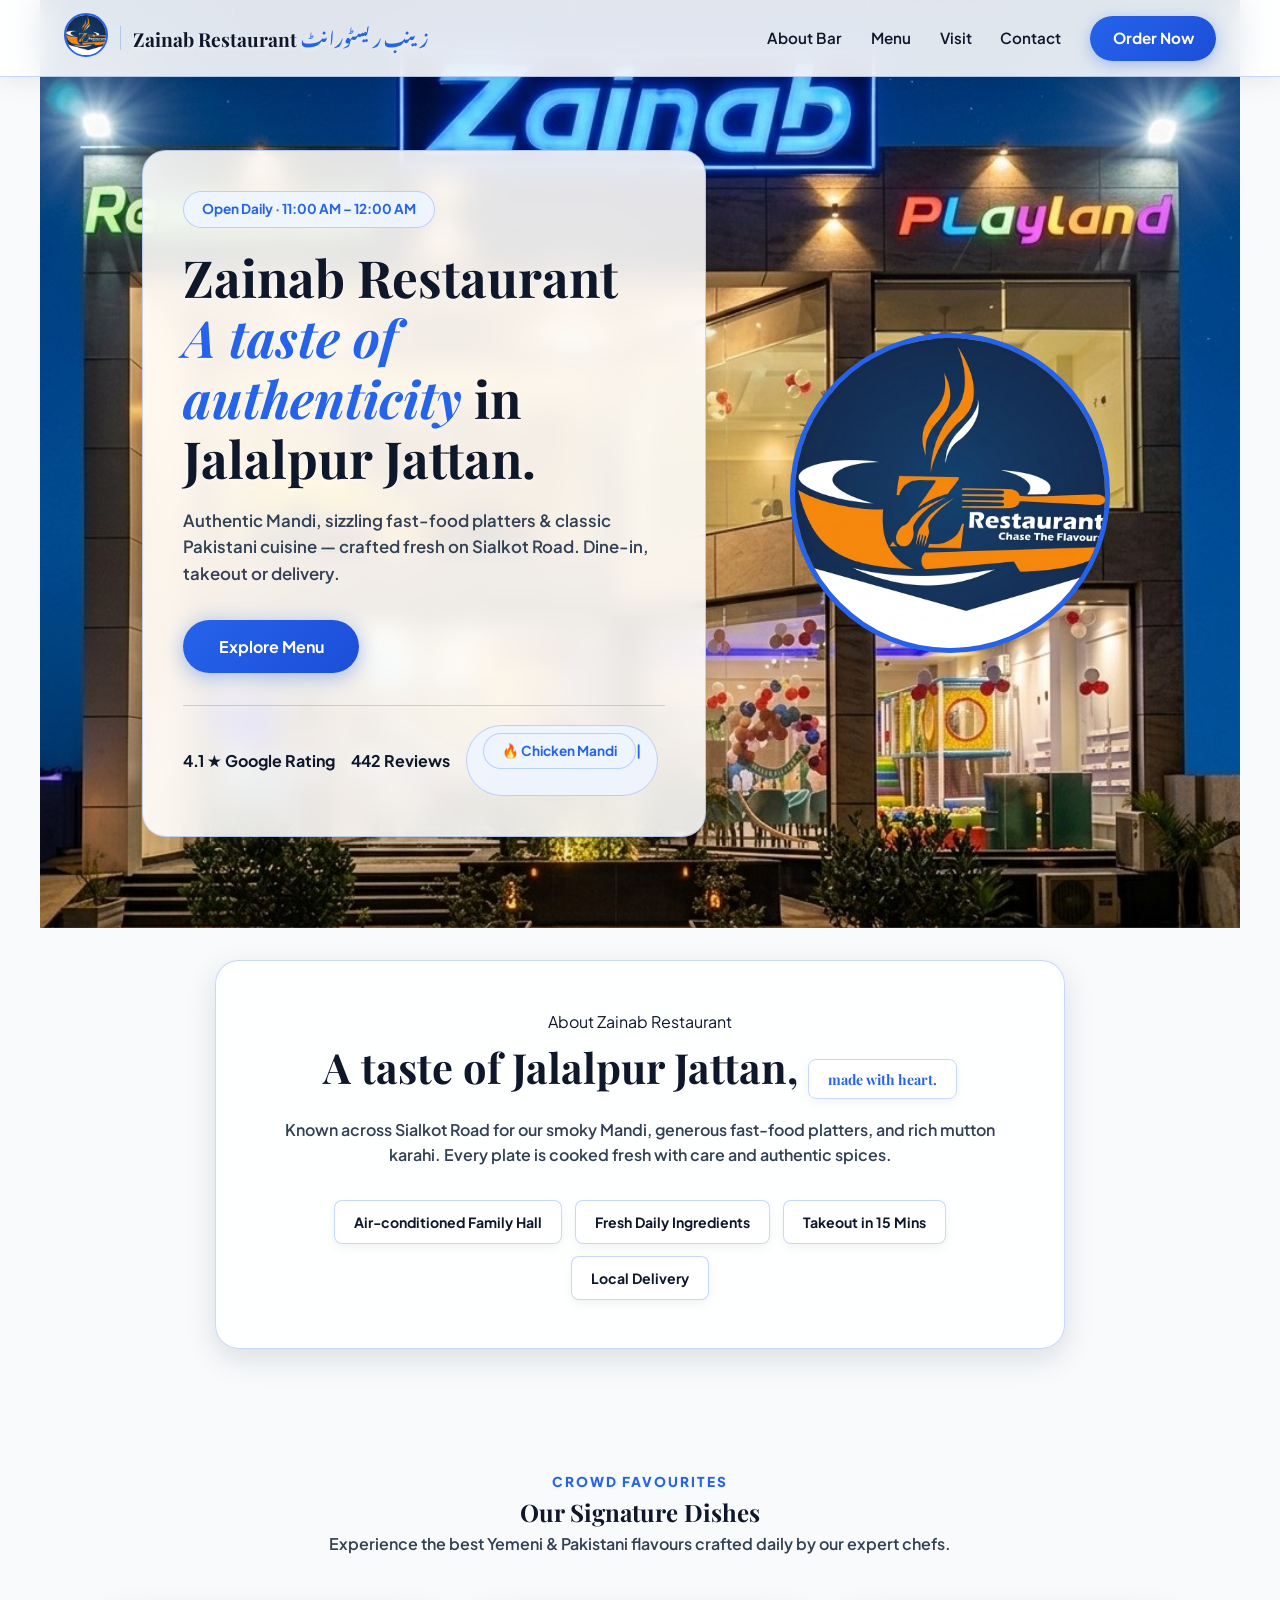
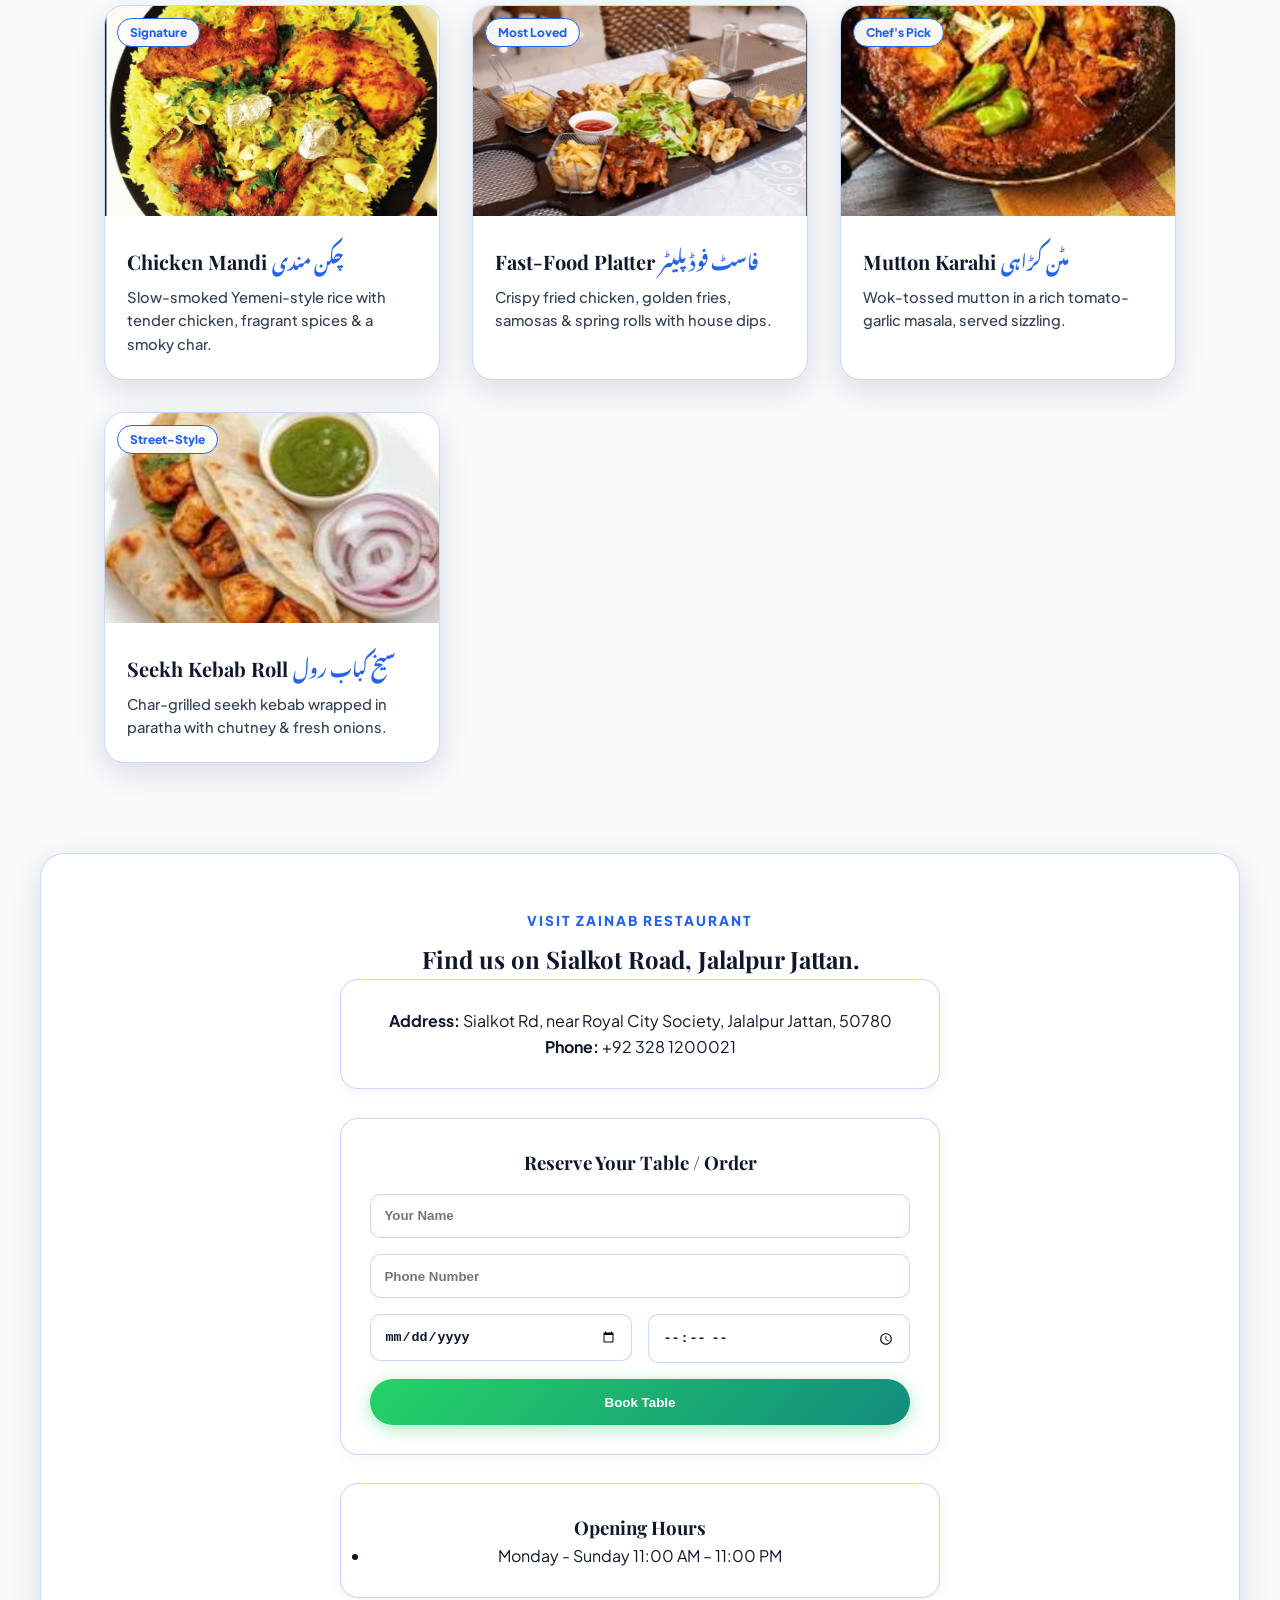
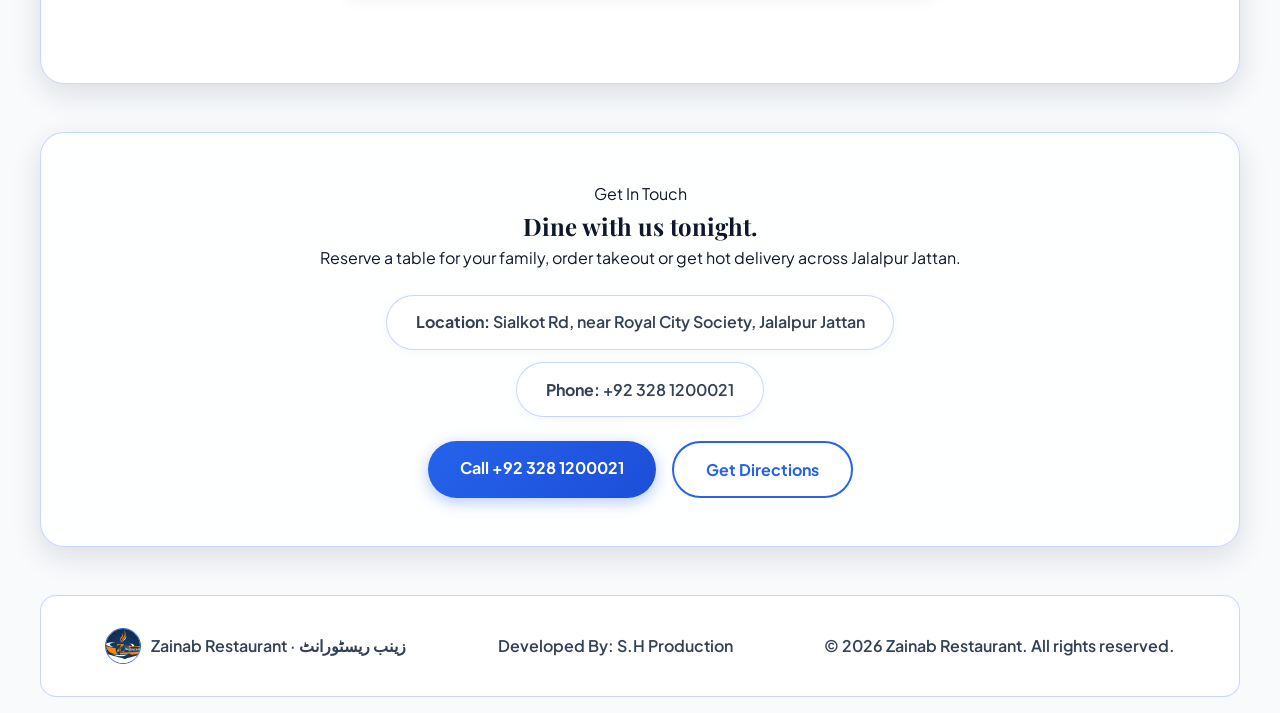
<file: index.html>
<!DOCTYPE html>
<html lang="en">

<head>
    <meta charset="UTF-8" />
    <meta name="viewport" content="width=device-width, initial-scale=1.0" />

    <!-- Core SEO Meta Tags -->
    <title>Zainab Restaurant Jalalpur Jattan | Best Yemeni Mandi & Fast Food</title>
    <meta name="description"
        content="Visit Zainab Restaurant on Sialkot Road, Jalalpur Jattan. Authentic Yemeni Chicken Mandi, Mutton Karahi, Fast Food Platters & Family Dining. Order now!" />
    <meta name="keywords"
        content="Zainab Restaurant, Zainab Restaurant Jalalpur Jattan, Mandi Jalalpur Jattan, Best Restaurant Sialkot Road, Chicken Mandi Jalalpur, Fast Food Platter, Mutton Karahi Jalalpur Jattan" />
    <meta name="author" content="Zainab Restaurant" />
    <meta name="robots" content="index, follow, max-image-preview:large, max-snippet:-1, max-video-preview:-1" />
    <link rel="canonical" href="https://zainabrestaurant.com/" />

    <!-- Geo & Local SEO Tags -->
    <meta name="geo.region" content="PK-PB" />
    <meta name="geo.placename" content="Jalalpur Jattan" />
    <meta name="geo.position" content="32.6385;74.2081" />
    <meta name="ICBM" content="32.6385, 74.2081" />

    <!-- Open Graph / Facebook / WhatsApp Meta Tags -->
    <meta property="og:type" content="restaurant" />
    <meta property="og:site_name" content="Zainab Restaurant" />
    <meta property="og:title" content="Zainab Restaurant Jalalpur Jattan | Authentic Mandi & Cuisine" />
    <meta property="og:description"
        content="Craving authentic Yemeni Mandi & sizzling fast food? Experience the best fine dining on Sialkot Road, Jalalpur Jattan." />
    <meta property="og:image" content="https://zainabrestaurant.com/images/cm.jpg" />
    <meta property="og:image:width" content="1200" />
    <meta property="og:image:height" content="630" />
    <meta property="og:url" content="https://zainabrestaurant.com/" />
    <meta property="og:locale" content="en_US" />

    <!-- Twitter Card Meta Tags -->
    <meta name="twitter:card" content="summary_large_image" />
    <meta name="twitter:title" content="Zainab Restaurant Jalalpur Jattan | Best Mandi & Fast Food" />
    <meta name="twitter:description"
        content="Authentic Yemeni Mandi, Fast Food Platters & Mutton Karahi in Jalalpur Jattan. Call or order online!" />
    <meta name="twitter:image" content="https://zainabrestaurant.com/images/cm.jpg" />

    <!-- Favicon -->
    <link rel="icon" href="images/logo.jpg" sizes="32x32" type="image/jpg" />
    <link rel="icon" href="images/logo.jpg" sizes="192x192" type="image/jpg" />
    <link rel="apple-touch-icon" href="images/logo.jpg" />
    <link rel="shortcut icon" href="images/logo.jpg" type="image/jpg" />

    <!-- Structured Data (JSON-LD) for Local Business & Google Knowledge Graph -->
    <script type="application/ld+json">
    {
      "@context": "https://schema.org",
      "@type": "Restaurant",
      "name": "Zainab Restaurant",
      "alternateName": "زینب ریسٹورانٹ",
      "image": [
        "https://zainabrestaurant.com/images/logo.jpg",
        "https://zainabrestaurant.com/images/cm.jpg",
        "https://zainabrestaurant.com/images/ffp.jpg"
      ],
      "@id": "https://zainabrestaurant.com/#restaurant",
      "url": "https://zainabrestaurant.com/",
      "telephone": "+923281200021",
      "priceRange": "$$",
      "menu": "https://zainabrestaurant.com/menu.html",
      "servesCuisine": [
        "Yemeni",
        "Pakistani",
        "Fast Food",
        "Middle Eastern"
      ],
      "address": {
        "@type": "PostalAddress",
        "streetAddress": "Sialkot Rd, near Royal City Society",
        "addressLocality": "Jalalpur Jattan",
        "addressRegion": "Punjab",
        "postalCode": "50780",
        "addressCountry": "PK"
      },
      "geo": {
        "@type": "GeoCoordinates",
        "latitude": 32.6385,
        "longitude": 74.2081
      },
      "openingHoursSpecification": [
        {
          "@type": "OpeningHoursSpecification",
          "dayOfWeek": [
            "Monday",
            "Tuesday",
            "Wednesday",
            "Thursday",
            "Friday",
            "Saturday",
            "Sunday"
          ],
          "opens": "11:00",
          "closes": "23:00"
        }
      ],
      "aggregateRating": {
        "@type": "AggregateRating",
        "ratingValue": "4.1",
        "reviewCount": "442"
      },
      "hasMenu": "https://zainabrestaurant.com/menu.html"
    }
    </script>

    <!-- Google Fonts -->
    <link rel="preconnect" href="https://fonts.googleapis.com" />
    <link rel="preconnect" href="https://fonts.gstatic.com" crossorigin />
    <link
        href="https://fonts.googleapis.com/css2?family=Playfair+Display:ital,wght@0,400..900;1,400..900&family=Plus+Jakarta+Sans:wght@300;400;500;600;700&family=Noto+Nastaliq+Urdu:wght@400;700&display=swap"
        rel="stylesheet" />

    <!-- Stylesheet -->
    <link rel="stylesheet" href="index.css" />
</head>

<body>

    <!-- 1. Header Navigation -->
    <header>
        <div class="header-container">
            <div class="header-brand">
                <a href="#top" class="logo-link">
                    <img src="images/logo.jpg" alt="Zainab Restaurant Logo Jalalpur Jattan">
                </a>
                <span class="v-line"></span>
                <a href="#top" class="brand-name">Zainab Restaurant <span class="urdu-inline">زینب ریسٹورانٹ</span></a>
            </div>

            <button class="hamburger" id="hamburger-btn" aria-label="Toggle Menu Navigation">
                <span></span>
                <span></span>
                <span></span>
            </button>

            <nav id="nav-menu" aria-label="Main Navigation">
                <a href="#about">About Bar</a>
                <a href="menu.html">Menu</a>
                <a href="#visit">Visit</a>
                <a href="#contact">Contact</a>
                <a href="menu.html" class="order-btn">Order Now</a>
            </nav>
        </div>
    </header>

    <main>
        <!-- 2. Hero Section -->
        <section id="top" class="hero-with-bg">
            <div>
                <span>Open Daily · 11:00 AM – 12:00 AM</span>
                <h1>Zainab Restaurant<br><span>A taste of authenticity</span> in Jalalpur Jattan.</h1>
                <p>Authentic Mandi, sizzling fast-food platters & classic Pakistani cuisine — crafted fresh on Sialkot
                    Road. Dine-in, takeout or delivery.</p>

                <div>
                    <a href="menu.html" class="visit-menu-btn">Explore Menu</a>
                </div>

                <div class="hero-ratings-row">
                    <div>4.1 ★ Google Rating</div>
                    <div>442 Reviews</div>
                    <div class="typewriter-container">
                        <span id="typewriter-text"></span><span class="cursor">|</span>
                    </div>
                </div>
            </div>

            <div>
                <img src="images/logo.jpg" alt="Zainab Restaurant Food Jalalpur Jattan">
            </div>
        </section>

        <!-- 3. About Section -->
        <section id="about">
            <div>
                <div>About Zainab Restaurant</div>
                <h2>A taste of Jalalpur Jattan, <span>made with heart.</span></h2>
                <p>Known across Sialkot Road for our smoky Mandi, generous fast-food platters, and rich mutton karahi.
                    Every plate is cooked fresh with care and authentic spices.</p>

                <div>
                    <span>Air-conditioned Family Hall</span>
                    <span>Fresh Daily Ingredients</span>
                    <span>Takeout in 15 Mins</span>
                    <span>Local Delivery</span>
                </div>
            </div>
        </section>

        <!-- 4. Featured Menu Section -->
        <section id="menu">
            <div class="text-center">
                <div class="sub-badge">Crowd Favourites</div>
                <h2>Our <span>Signature</span> Dishes</h2>
                <p class="section-desc">Experience the best Yemeni & Pakistani flavours crafted daily by our expert
                    chefs.</p>
            </div>

            <div class="menu-grid">
                <article class="menu-card">
                    <span class="card-tag">Signature</span>
                    <img src="images/cm.jpg" alt="Authentic Yemeni Chicken Mandi at Zainab Restaurant">
                    <div class="card-body">
                        <h3>Chicken Mandi <span class="urdu-inline">چکن مندی</span></h3>
                        <p>Slow-smoked Yemeni-style rice with tender chicken, fragrant spices & a smoky char.</p>
                    </div>
                </article>

                <article class="menu-card">
                    <span class="card-tag">Most Loved</span>
                    <img src="images/ffp.jpg" alt="Special Fast Food Platter Jalalpur Jattan">
                    <div class="card-body">
                        <h3>Fast-Food Platter <span class="urdu-inline">فاسٹ فوڈ پلیٹر</span></h3>
                        <p>Crispy fried chicken, golden fries, samosas & spring rolls with house dips.</p>
                    </div>
                </article>

                <article class="menu-card">
                    <span class="card-tag">Chef's Pick</span>
                    <img src="images/mk.jpg" alt="Fresh Mutton Karahi Sialkot Road">
                    <div class="card-body">
                        <h3>Mutton Karahi <span class="urdu-inline">مٹن کڑاہی</span></h3>
                        <p>Wok-tossed mutton in a rich tomato-garlic masala, served sizzling.</p>
                    </div>
                </article>

                <article class="menu-card">
                    <span class="card-tag">Street-Style</span>
                    <img src="images/skr.jpg" alt="Grilled Seekh Kebab Roll">
                    <div class="card-body">
                        <h3>Seekh Kebab Roll <span class="urdu-inline">سیخ کباب رول</span></h3>
                        <p>Char-grilled seekh kebab wrapped in paratha with chutney & fresh onions.</p>
                    </div>
                </article>
            </div>
        </section>

        <!-- 5. Visit & Table Booking Section -->
        <section id="visit" class="visit-section">
            <div class="visit-container">
                <div class="visit-badge">Visit Zainab Restaurant</div>
                <h2>Find us on <span>Sialkot Road, Jalalpur Jattan</span>.</h2>

                <div class="visit-details">
                    <div><strong>Address:</strong> Sialkot Rd, near Royal City Society, Jalalpur Jattan, 50780</div>
                    <div><strong>Phone:</strong> <a href="tel:+923281200021">+92 328 1200021</a></div>
                </div>

                <!-- WhatsApp Table Booking Form -->
                <div class="booking-card">
                    <h3>Reserve Your Table / Order</h3>
                    <form id="booking-form">
                        <div class="form-group">
                            <input type="text" id="booking-name" placeholder="Your Name" required />
                        </div>
                        <div class="form-group">
                            <input type="tel" id="booking-number" placeholder="Phone Number" required />
                        </div>
                        <div class="form-row">
                            <div class="form-group">
                                <input type="date" id="booking-date" required />
                            </div>
                            <div class="form-group">
                                <input type="time" id="booking-time" required />
                            </div>
                        </div>
                        <button type="submit" class="booking-btn">Book Table</button>
                    </form>
                </div>

                <div class="visit-hours">
                    <h3>Opening Hours</h3>
                    <ul>
                        <li>
                            <span>Monday - Sunday</span>
                            <span>11:00 AM – 11:00 PM</span>
                        </li>
                    </ul>
                </div>
            </div>
        </section>

        <!-- 6. Reservation & Contact Section -->
        <section id="contact">
            <div>
                <div>Get In Touch</div>
                <h2>Dine with <span>us tonight</span>.</h2>
                <p>Reserve a table for your family, order takeout or get hot delivery across Jalalpur Jattan.</p>

                <div class="contact-info-list">
                    <div class="contact-item">
                        <strong>Location:</strong> Sialkot Rd, near Royal City Society, Jalalpur Jattan
                    </div>
                    <div class="contact-item">
                        <strong>Phone:</strong> <a href="tel:+923281200021">+92 328 1200021</a>
                    </div>
                </div>

                <div class="contact-actions">
                    <a href="tel:+923281200021">Call +92 328 1200021</a>
                    <a href="https://www.google.com/maps/search/?api=1&query=Zainab+Restaurant+Jalalpur+Jattan"
                        target="_blank" rel="noopener">Get Directions</a>
                </div>
            </div>
        </section>
    </main>

    <!-- 7. Footer -->
    <footer>
        <div class="footer-brand">
            <img src="images/logo.jpg" alt="Zainab Restaurant Logo Jalalpur Jattan">
            <span>Zainab Restaurant · زینب ریسٹورانٹ</span>
        </div>
        <div>Developed By: S.H Production</div>
        <div>© 2026 Zainab Restaurant. All rights reserved.</div>
    </footer>

    <script src="index.js"></script>
</body>

</html>
</file>
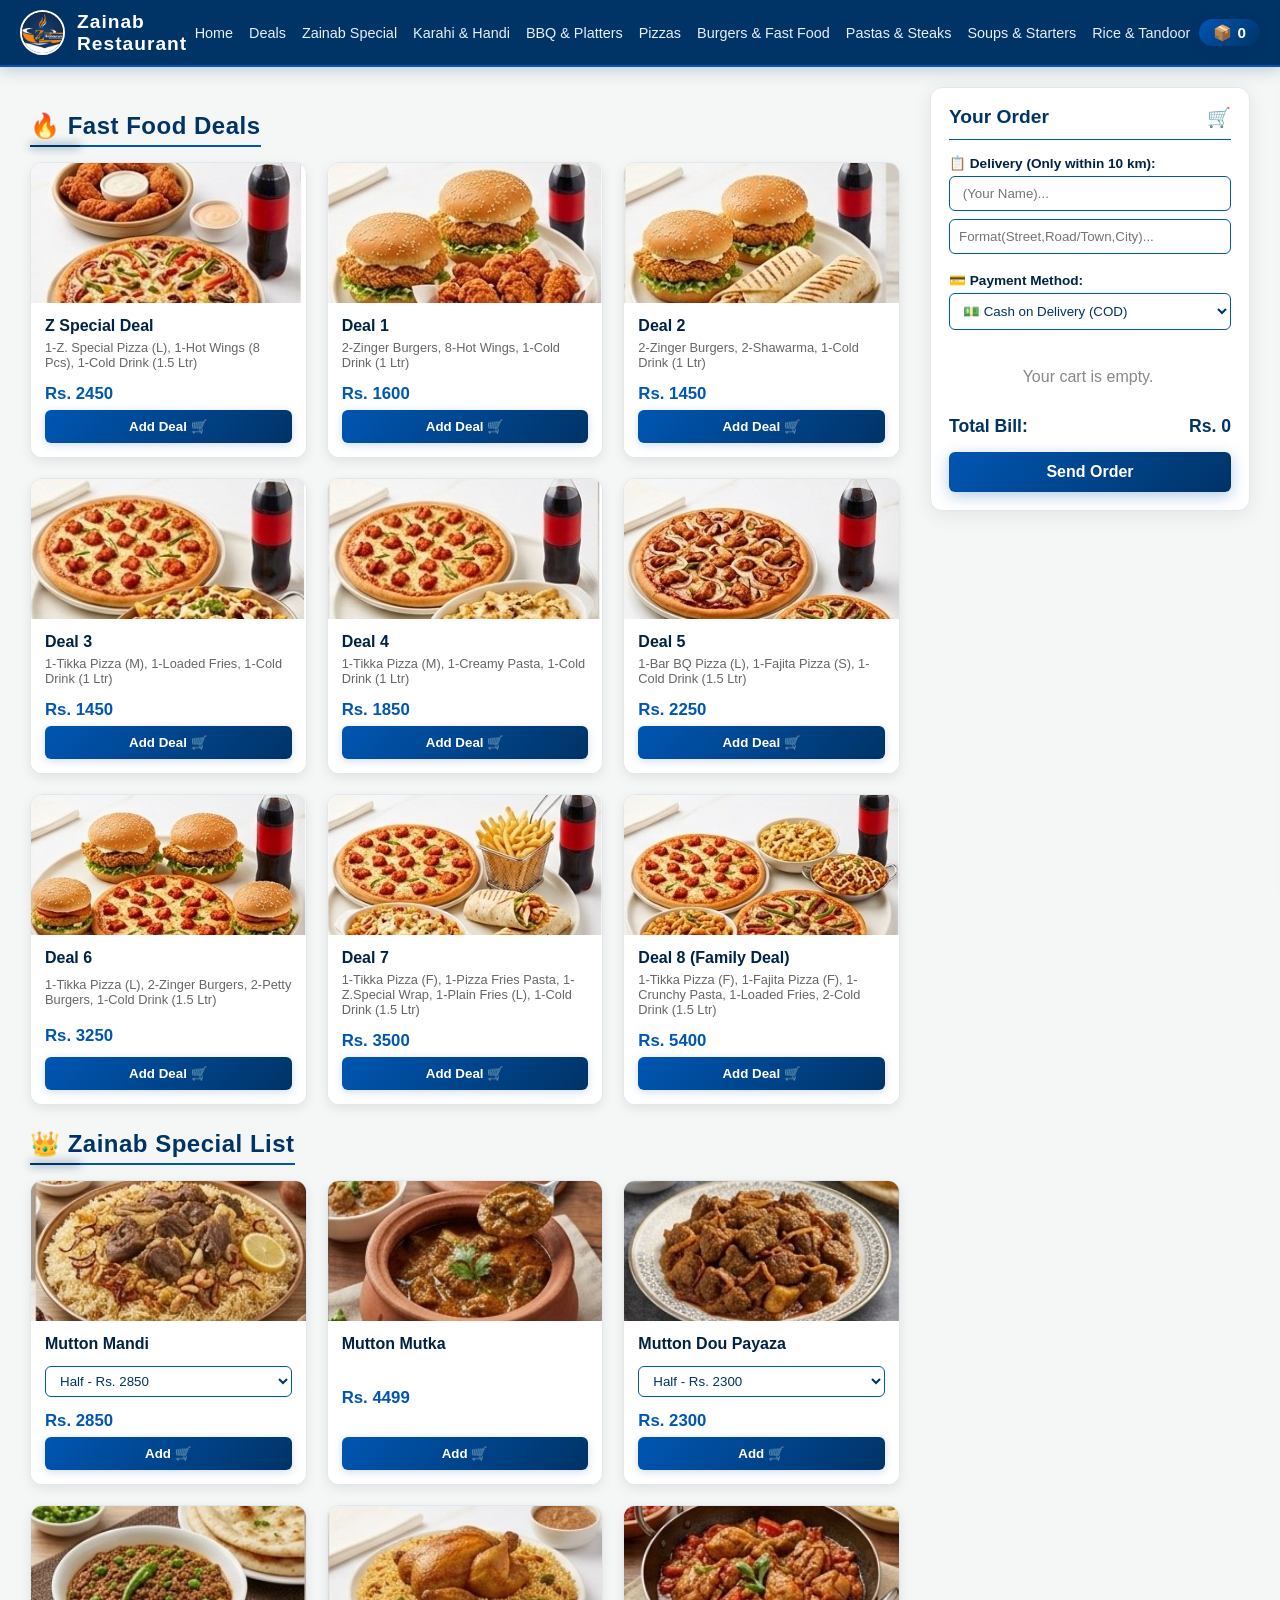
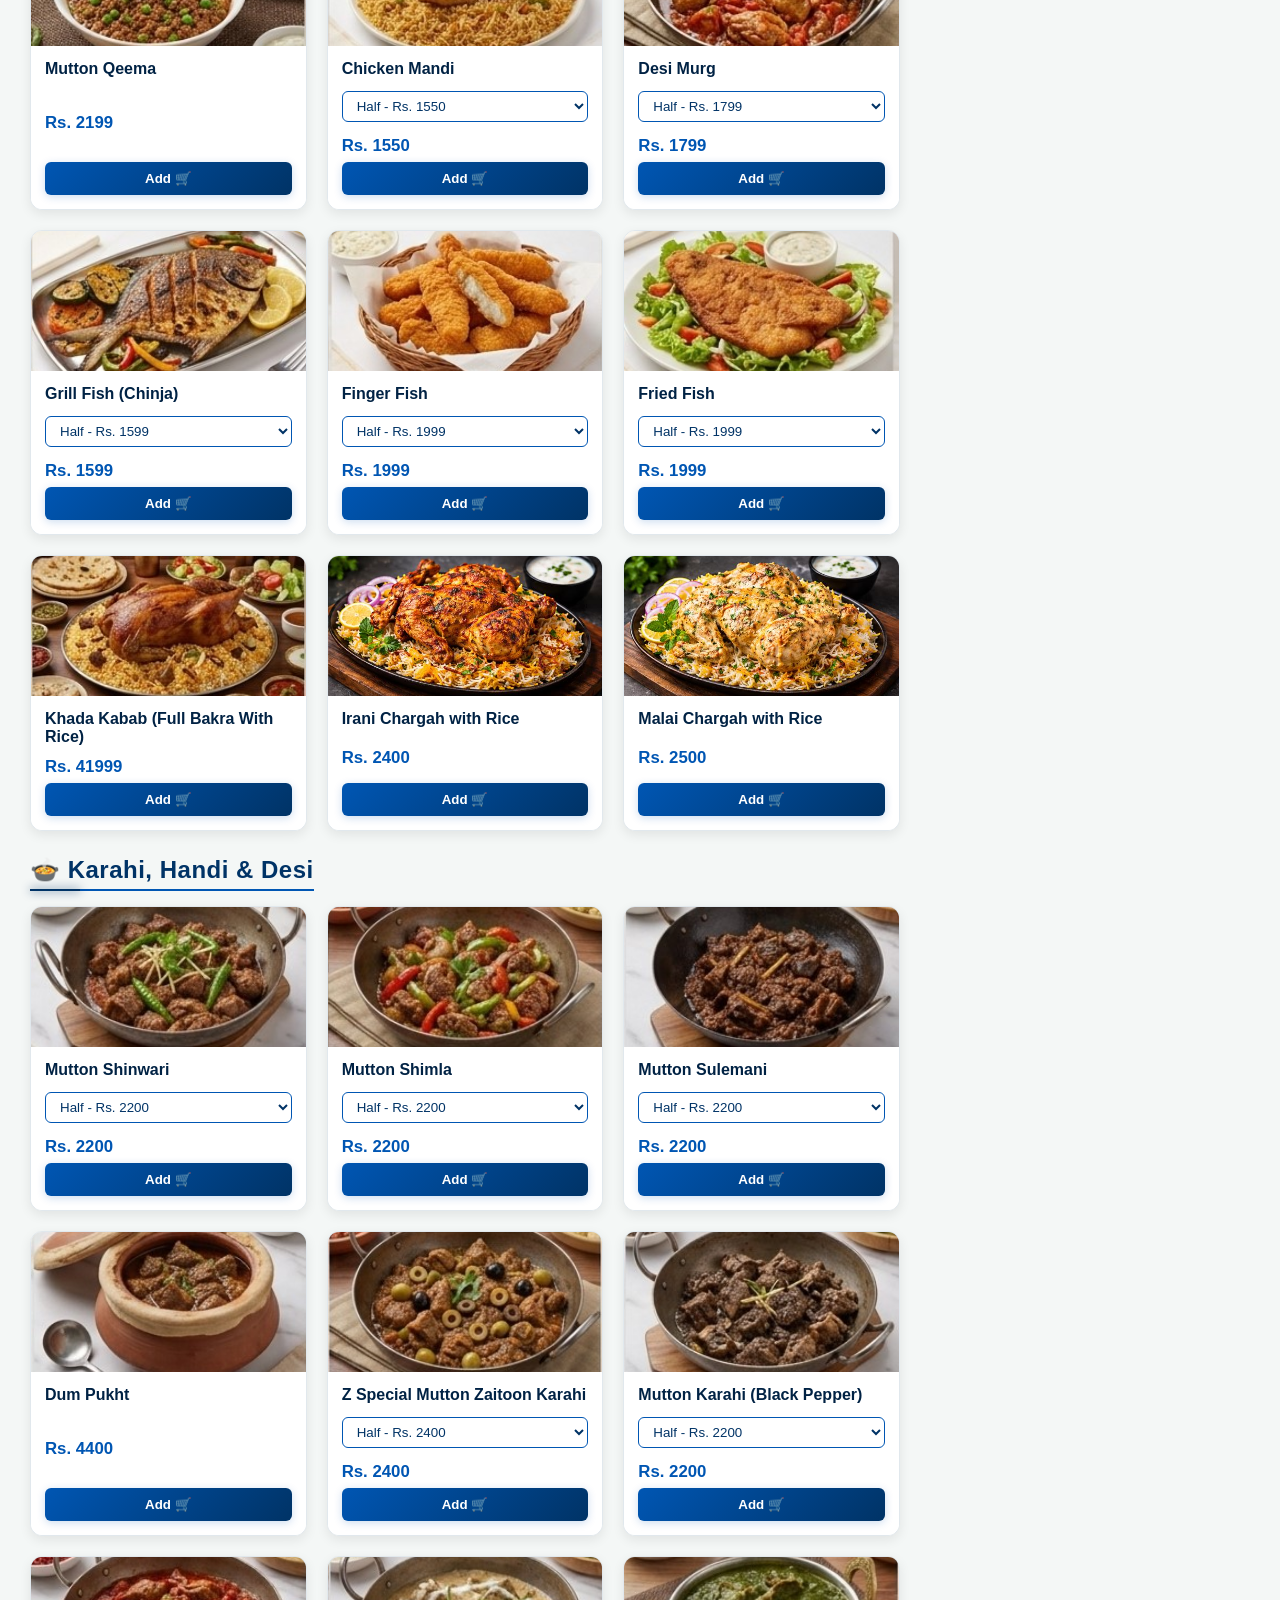
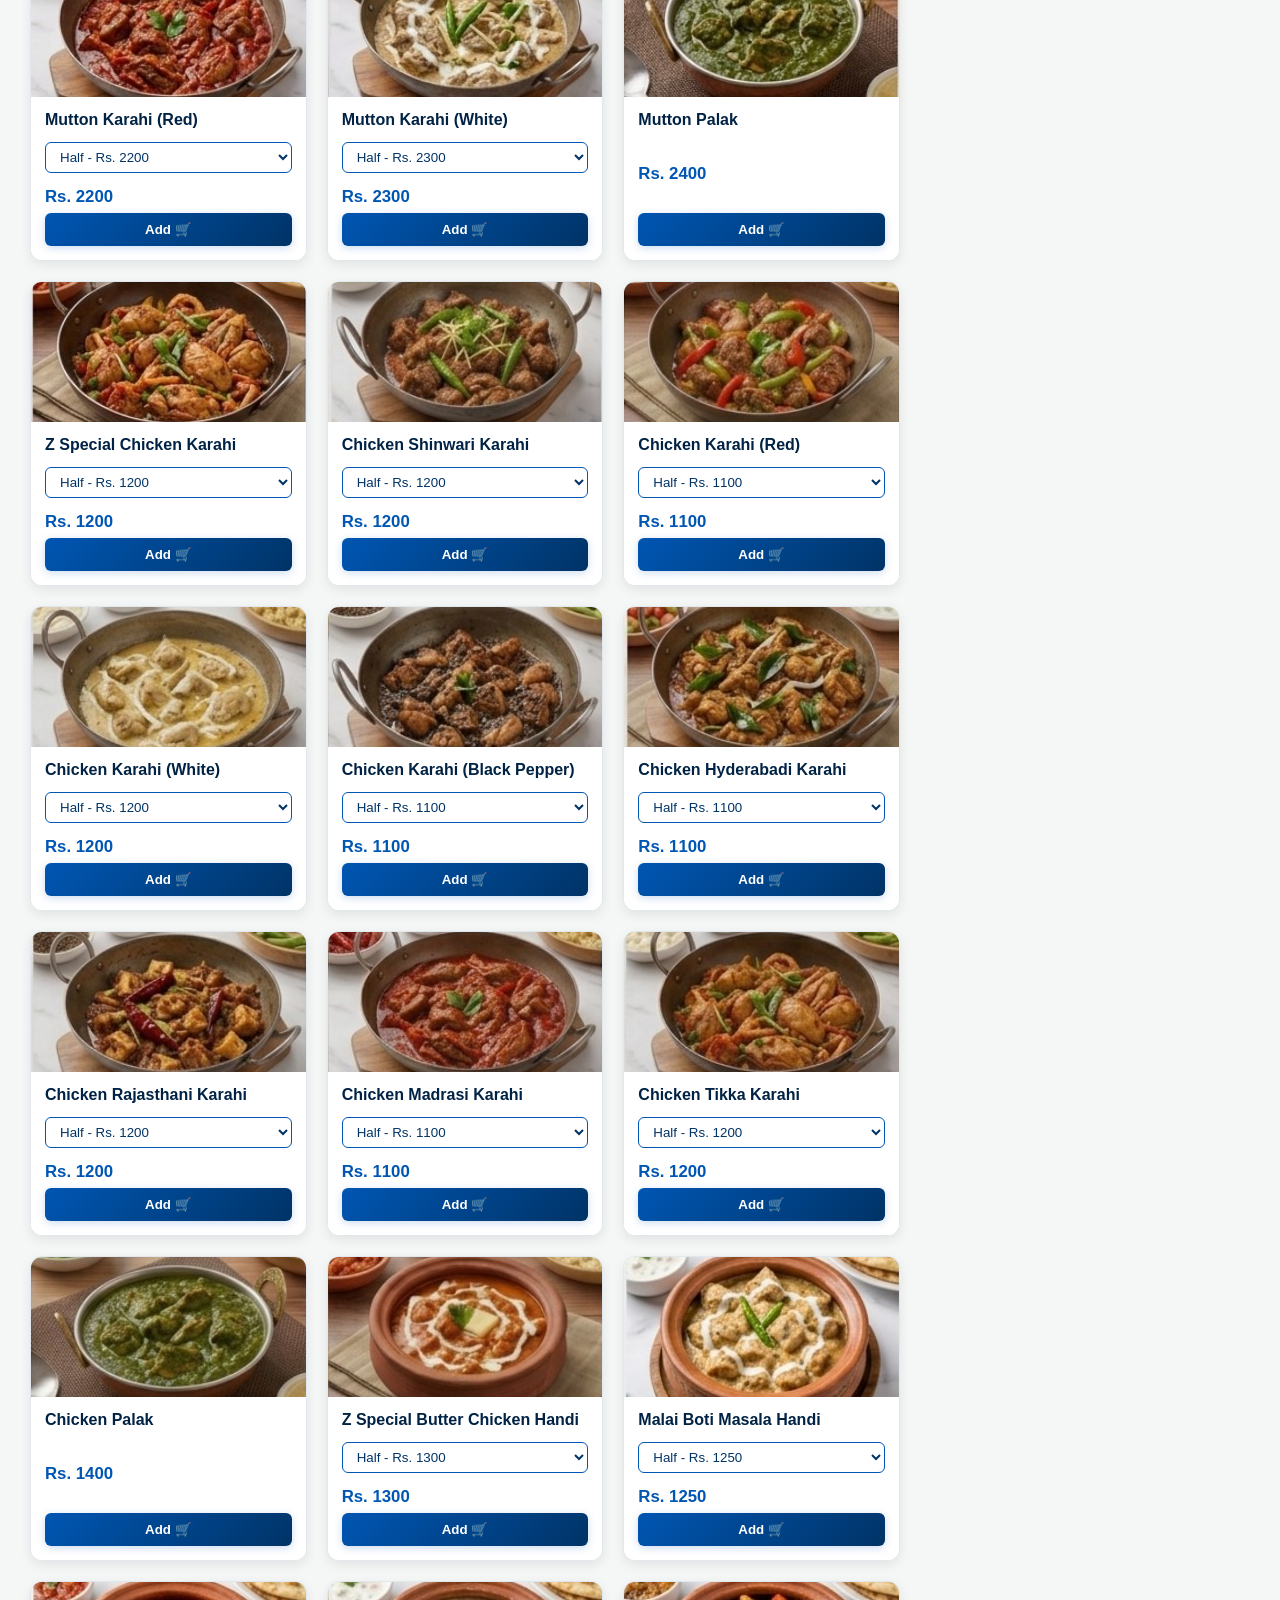
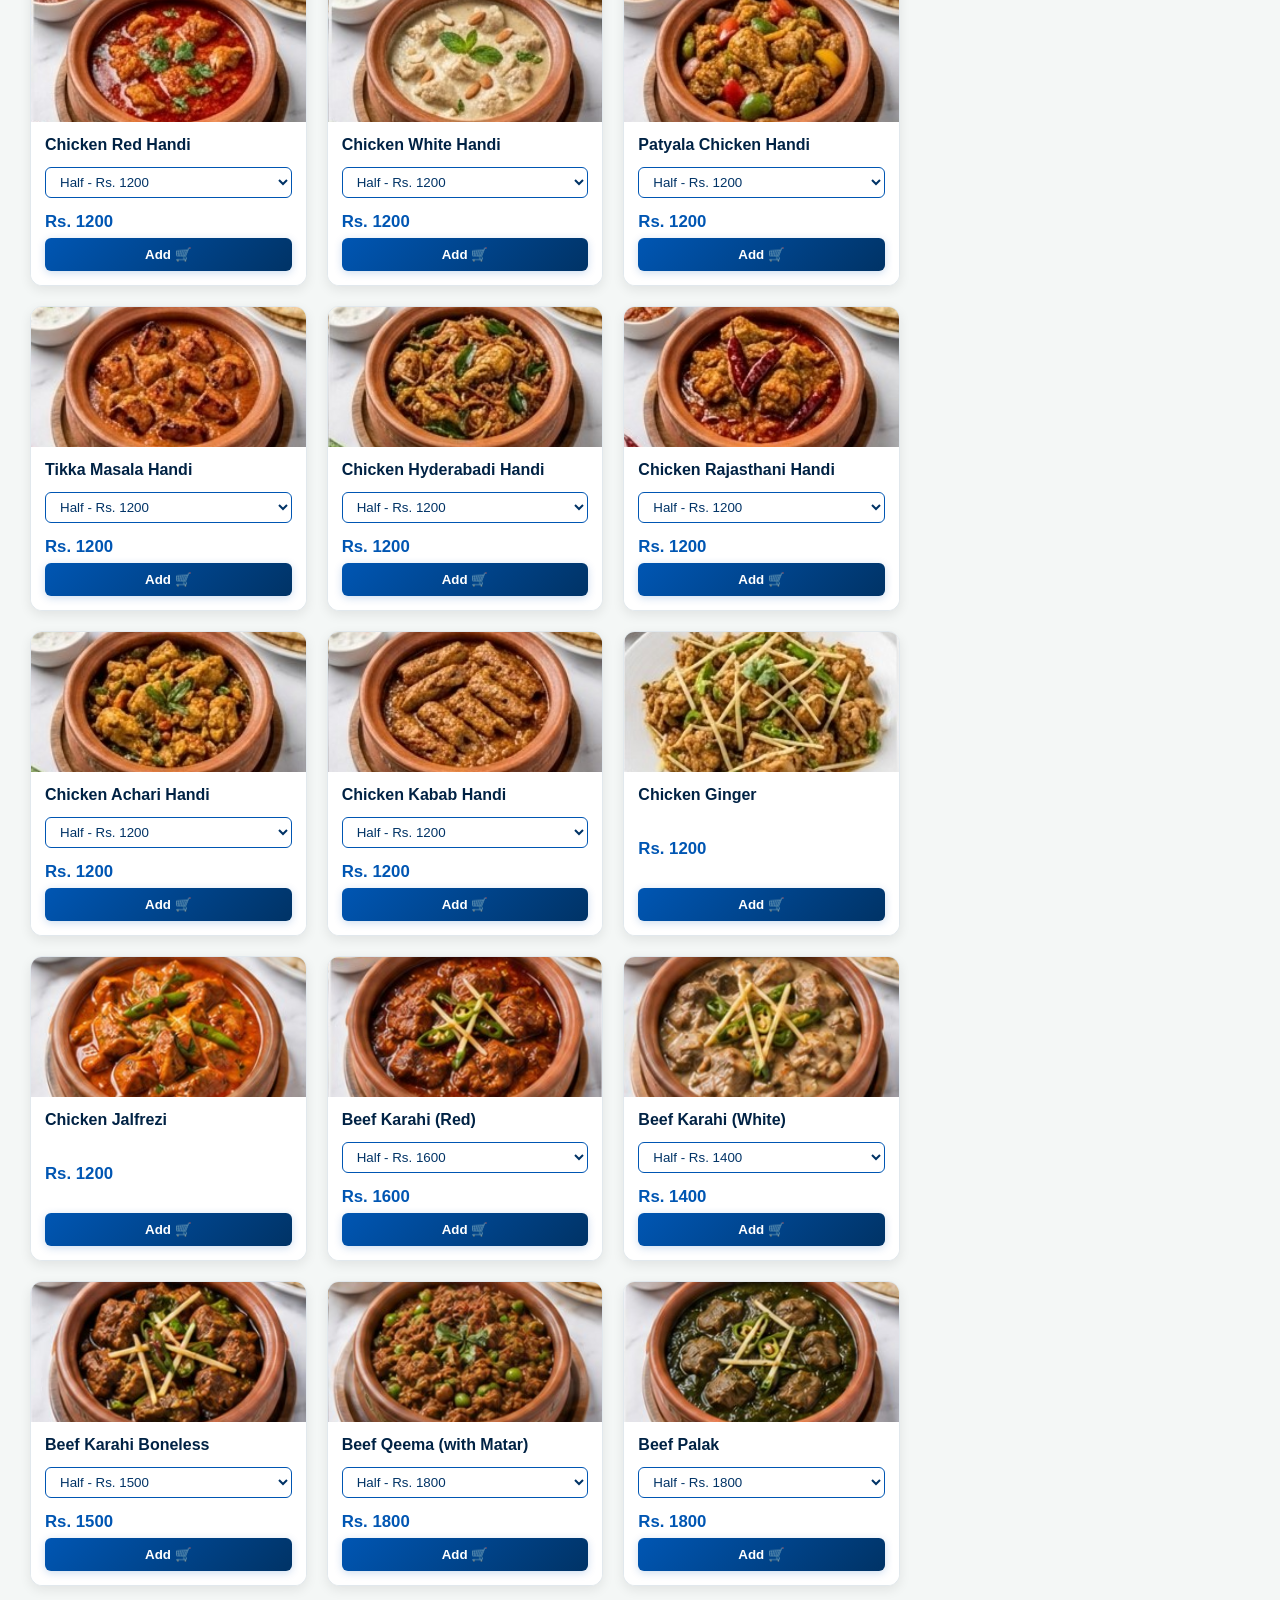
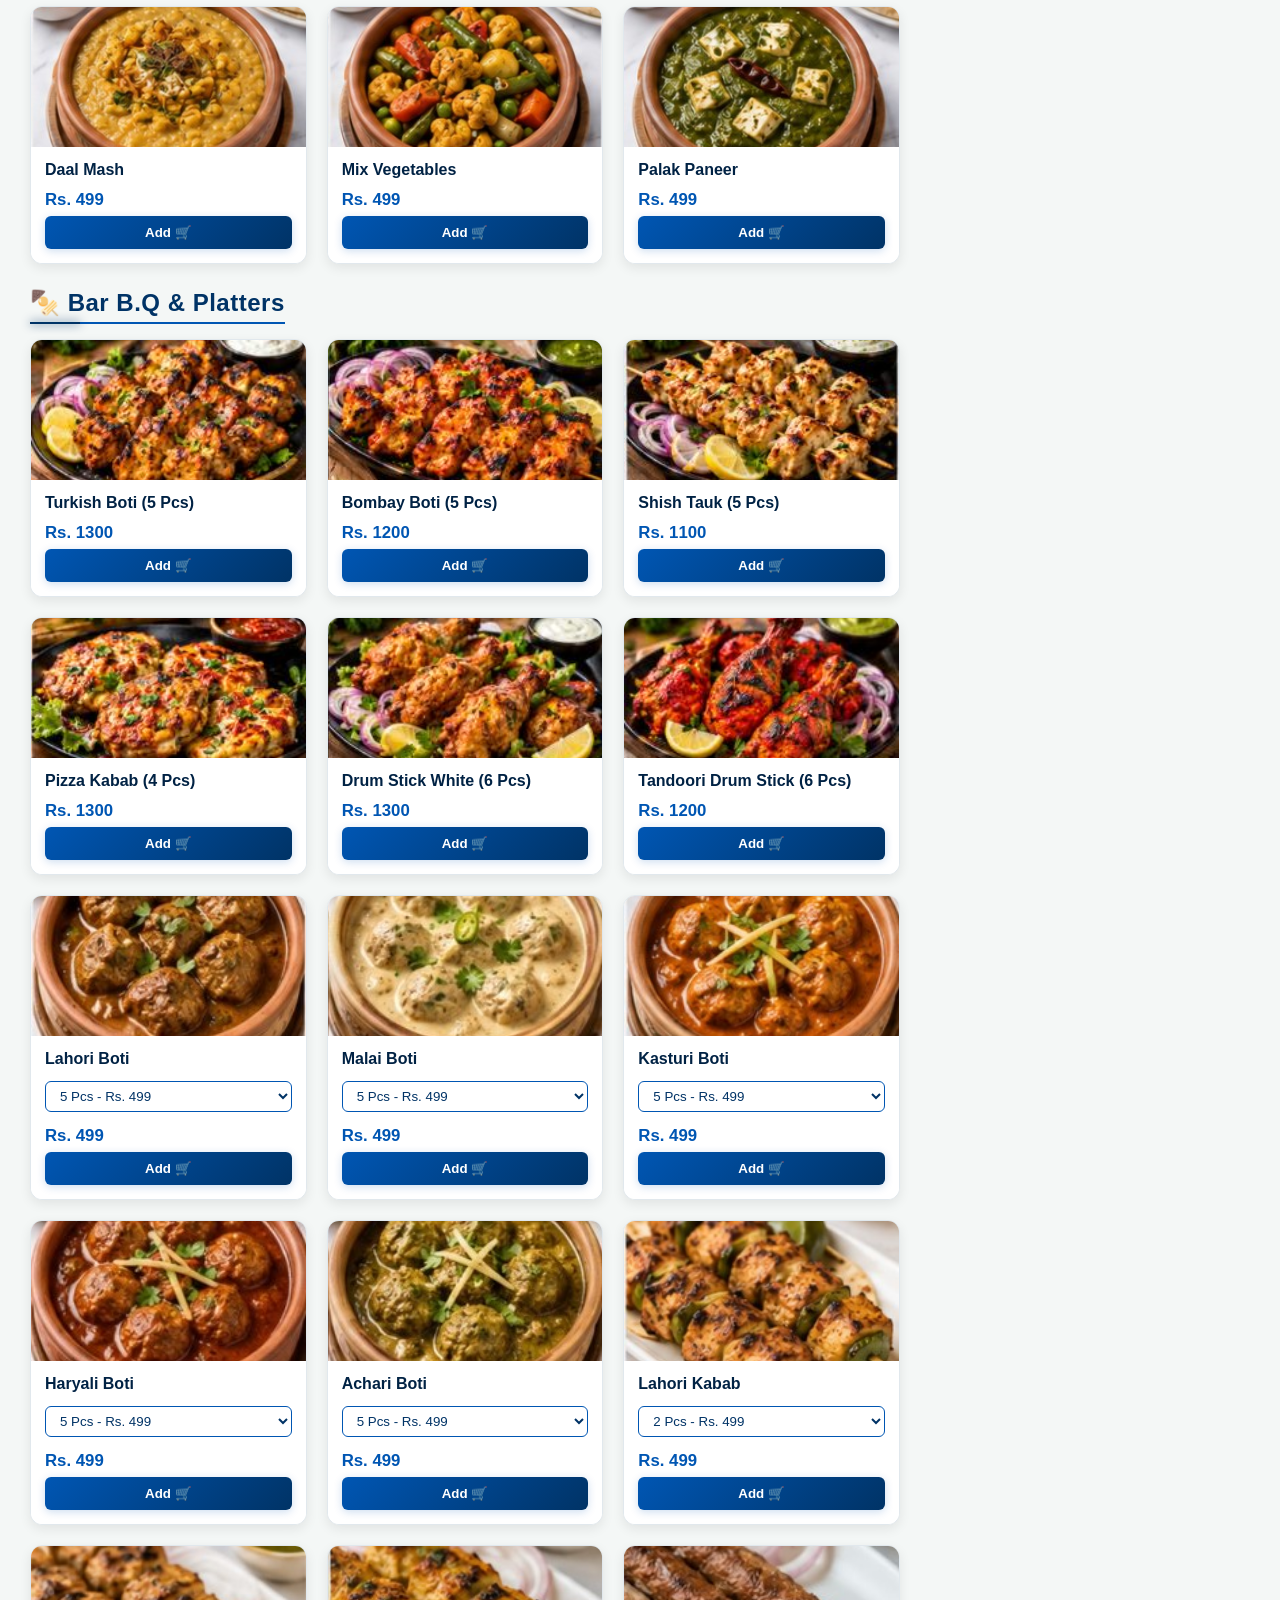
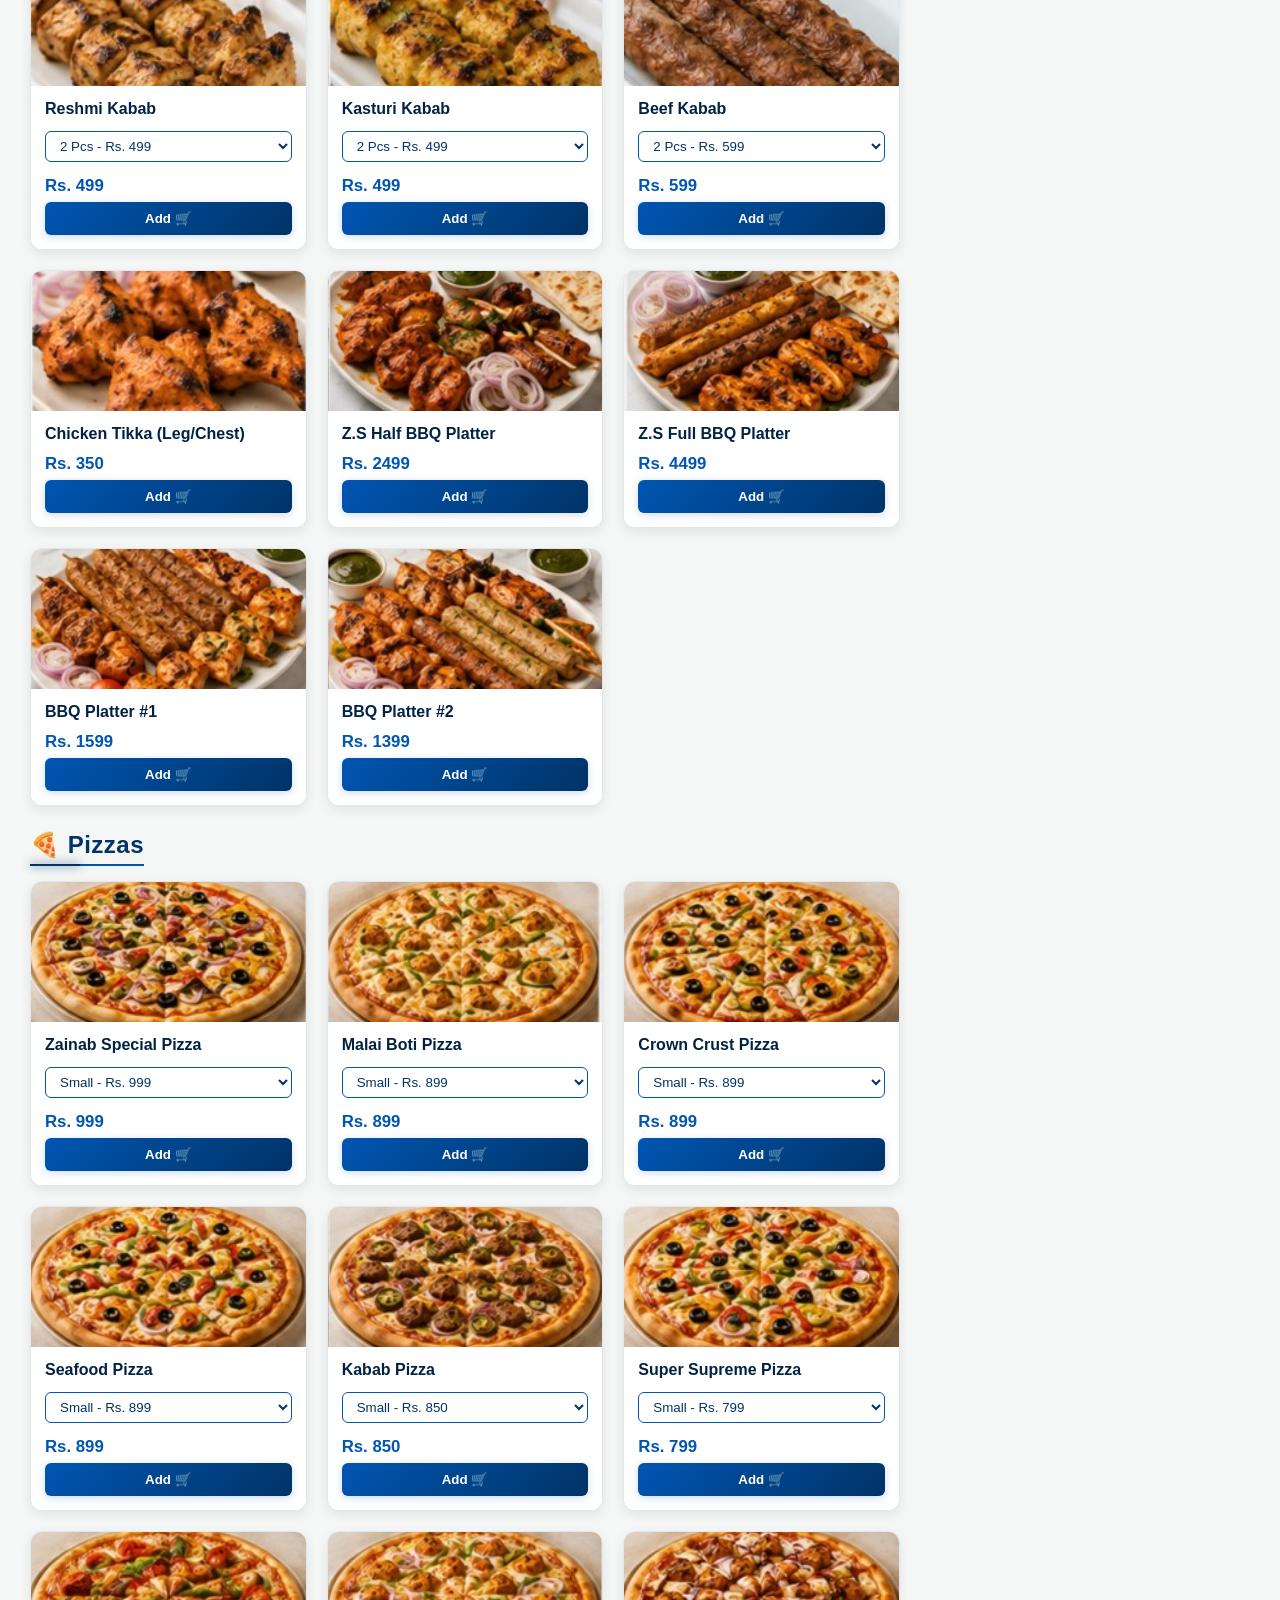
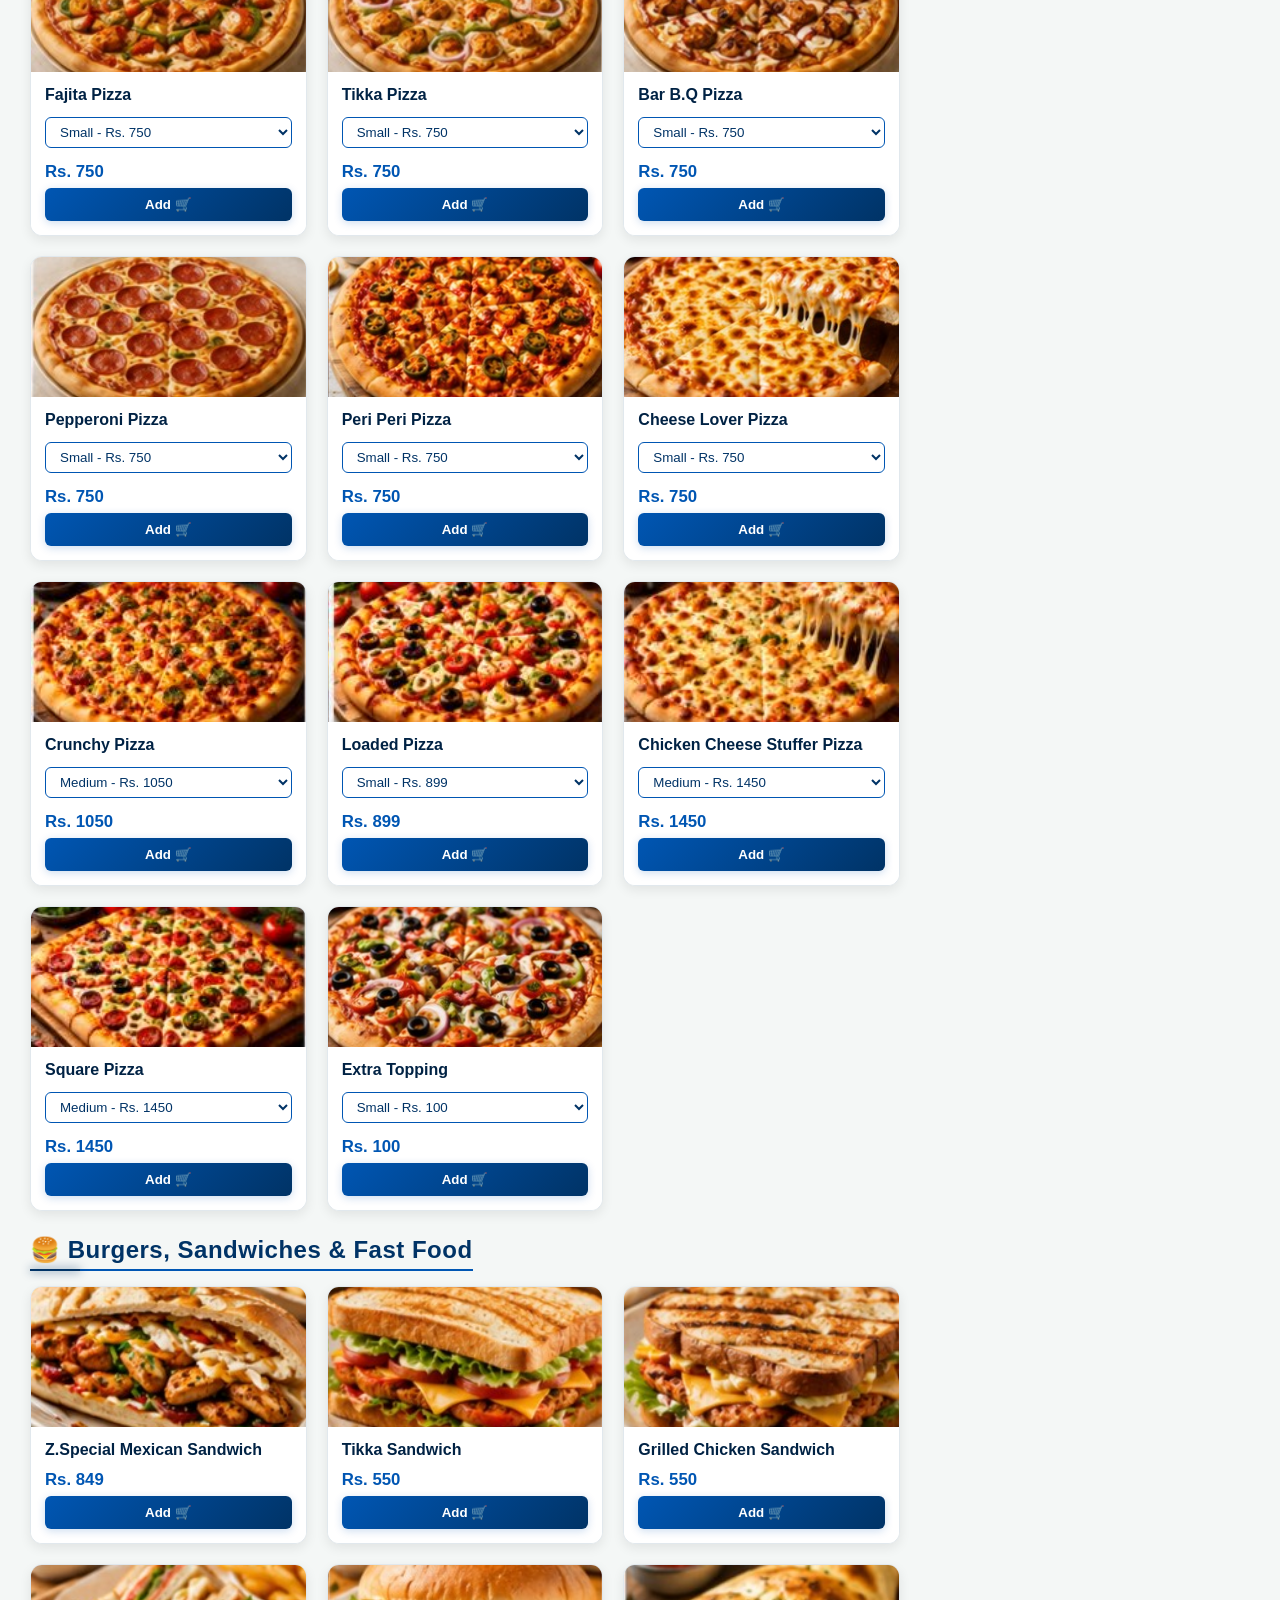
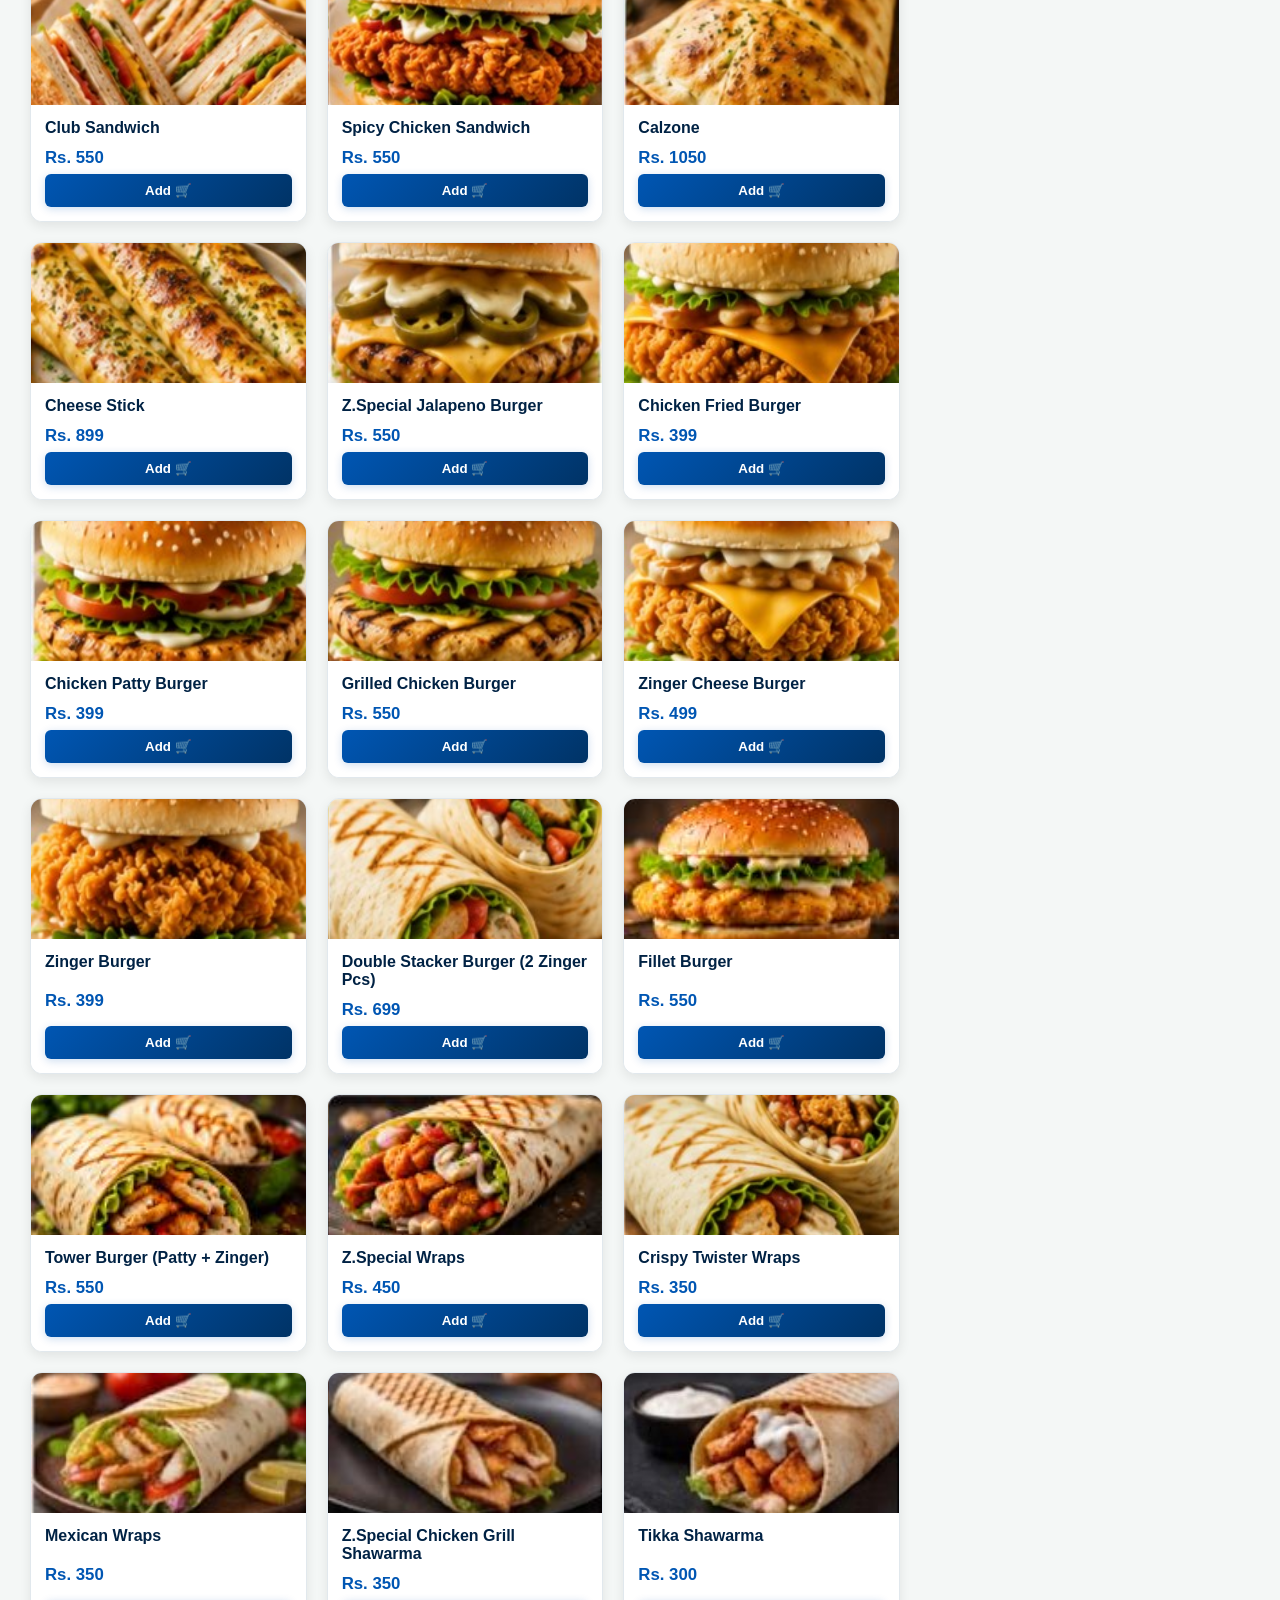
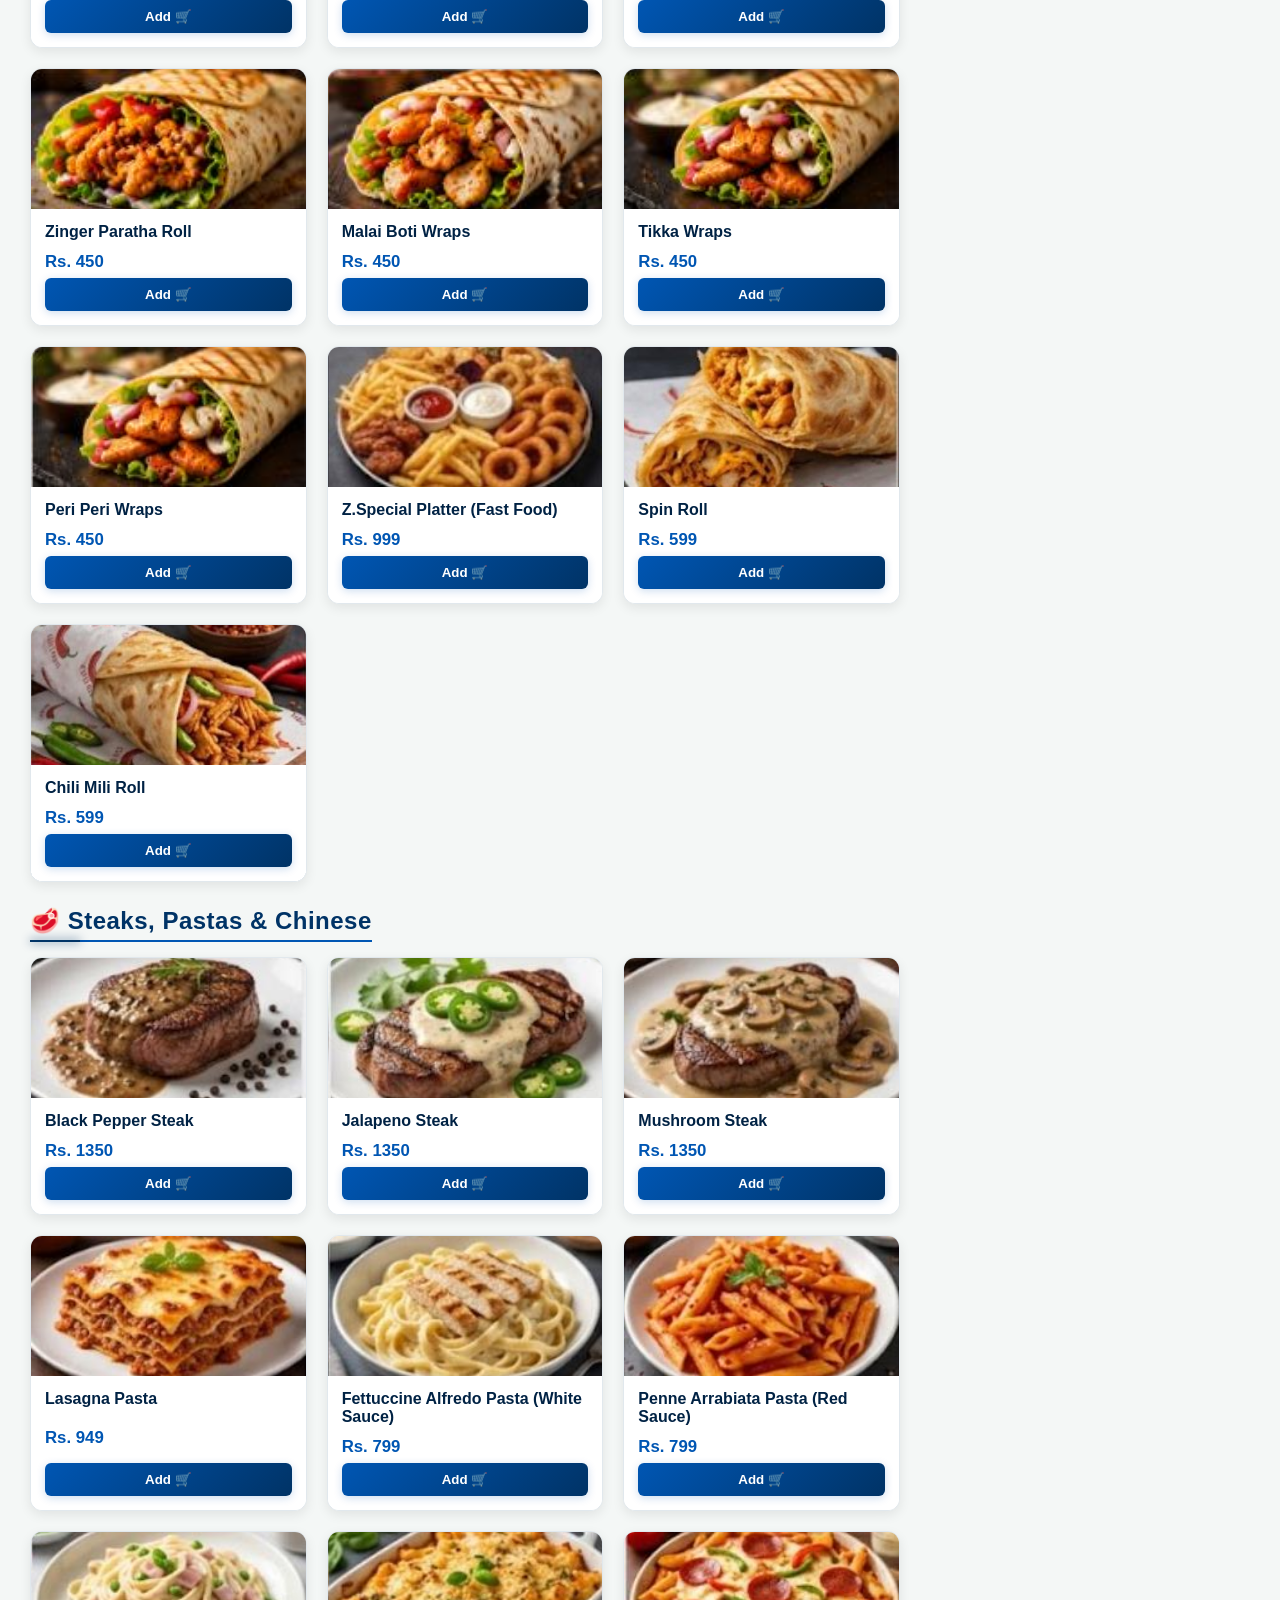
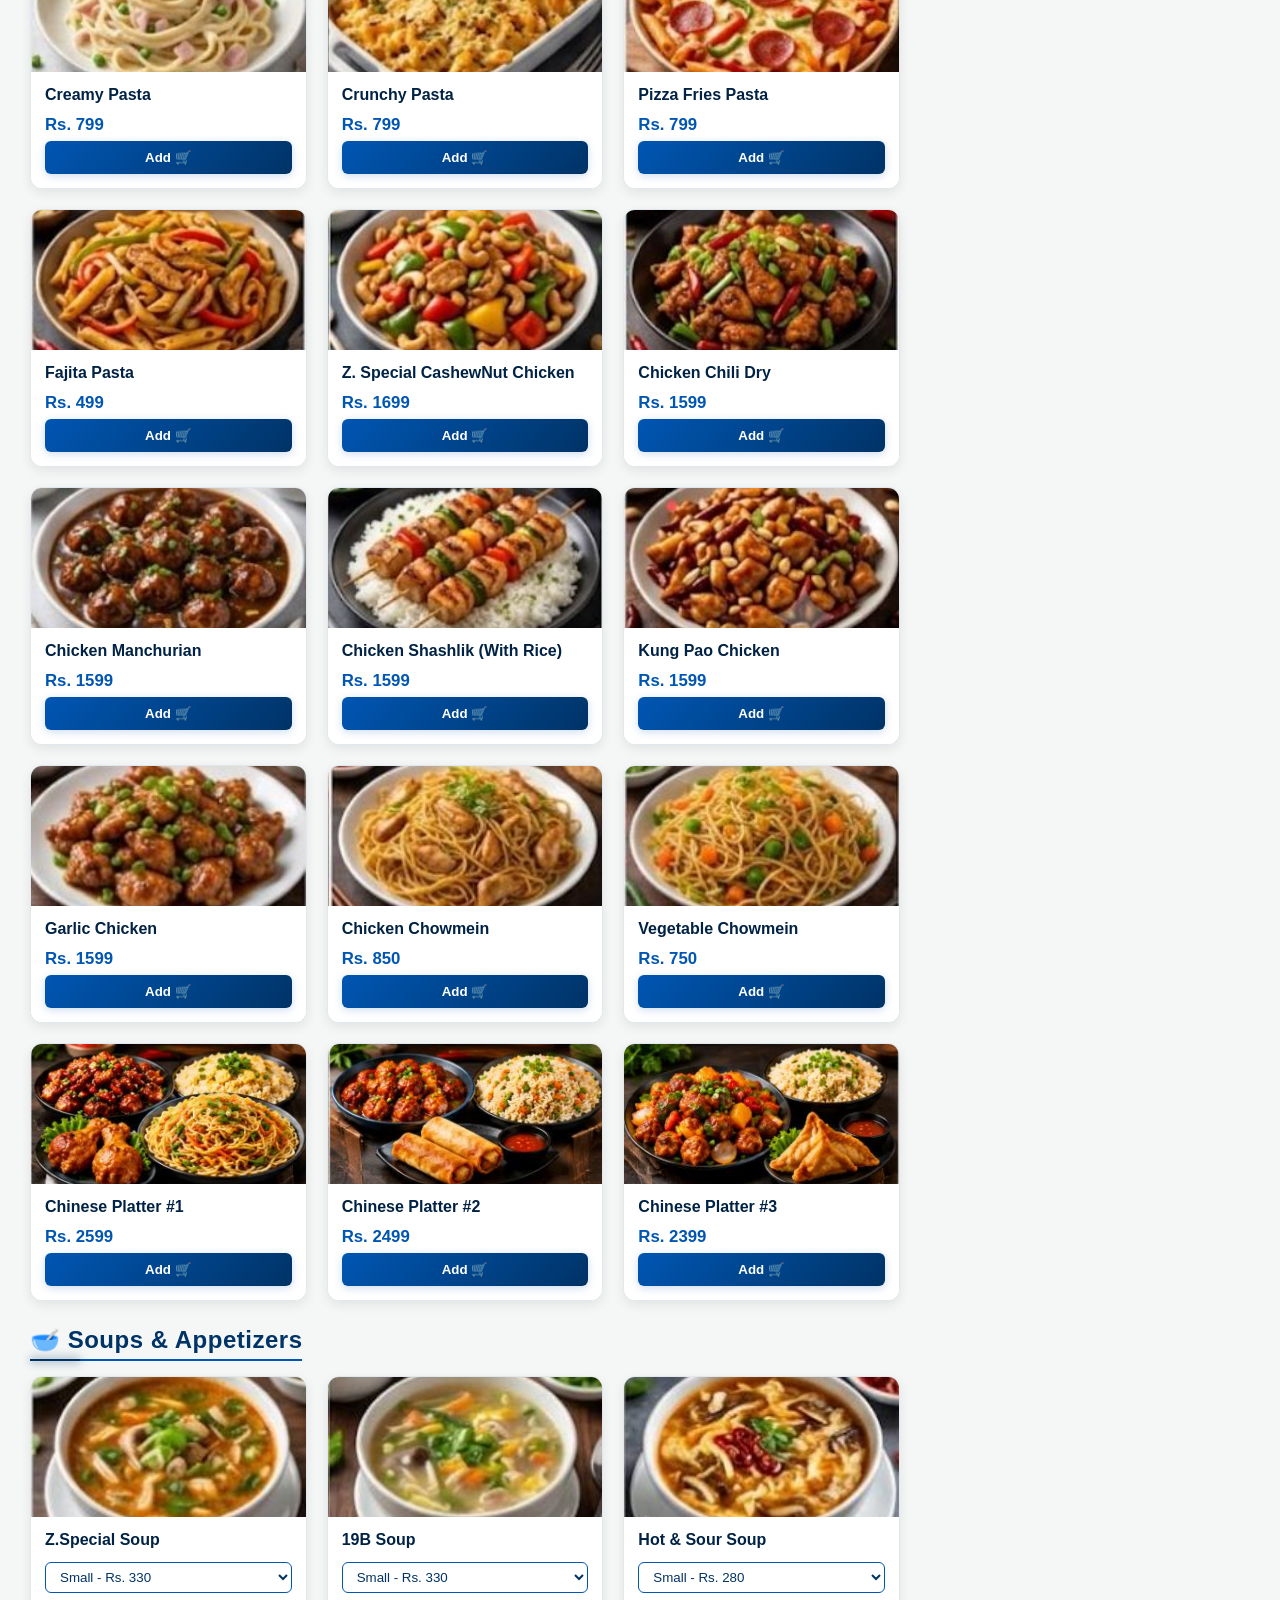
<file: menu.html>
<!DOCTYPE html>
<html lang="ur">

<head>
    <meta charset="UTF-8">
    <meta name="viewport" content="width=device-width, initial-scale=1.0">

    <!-- Favicon -->
    <link rel="icon" href="images/logo.jpg" sizes="32x32" type="image/jpg" />
    <link rel="icon" href="images/logo.jpg" sizes="192x192" type="image/jpg" />
    <link rel="apple-touch-icon" href="images/logo.jpg" />
    <link rel="shortcut icon" href="images/logo.jpg" type="image/jpg" />

    <!-- Primary Meta Tags -->
    <title>Online Food Menu & Delivery | Zainab Restaurant Shakargarh</title>
    <meta name="title" content="Online Food Menu & Delivery | Zainab Restaurant Shakargarh" />
    <meta name="description"
        content="Order online from Zainab Restaurant Shakargarh. Fast food, deals, traditional food, and home delivery available in Shakargarh." />
    <meta name="keywords"
        content="Zainab Restaurant Menu, Zainab Restaurant Delivery, Fast Food Shakargarh, Order Food Online Shakargarh" />
    <meta name="robots" content="index, follow" />

    <!-- Open Graph / Social Media -->
    <meta property="og:type" content="website" />
    <meta property="og:title" content="Zainab Restaurant Menu - Order Food Online in Shakargarh" />
    <meta property="og:description"
        content="Check out our full menu and get your favorite meals delivered to your doorstep in Shakargarh." />
    <meta property="og:image" content="images/logo.jpg" />

    <!-- Structured Data / JSON-LD Schema -->
    <script type="application/ld+json">
    {
      "@context": "https://schema.org",
      "@type": "Menu",
      "name": "Zainab Restaurant Menu",
      "description": "Full food and drinks menu for Zainab Restaurant",
      "mainEntityOfPage": "https://zainabrestaurant.com/menu.html",
      "offers": {
        "@type": "Offer",
        "priceCurrency": "PKR"
      }
    }
    </script>

    <link rel="stylesheet" href="menu.css">
</head>

<body>

    <!-- NAVBAR -->
    <header class="header">
        <div class="brand-area">
            <img src="images/logo.jpg" alt="Zainab Restaurant Logo" class="logo" />
            <div class="cafename">Zainab Restaurant</div>
        </div>

        <nav class="navbar" id="navbar-links">
            <!-- Dynamic Navigation Links JS -->
        </nav>

        <div style="display: flex; align-items: center; gap: 15px;">
            <a href="#cust-name" class="mobile-cart-btn">
                📦 <span id="mobile-cart-count">0</span>
            </a>
            <button class="hamburger-btn" id="hamburger-btn" aria-label="Toggle Menu">☰</button>
        </div>
    </header>

    <div class="menu-backdrop" id="menu-backdrop"></div>

    <div class="mobile-nav-overlay" id="mobile-nav-overlay">
        <!-- Mobile Links JS -->
    </div>

    <!-- MAIN LAYOUT -->
    <main class="main-container">
        <!-- LEFT CONTENT: MENU SECTIONS -->
        <div class="menu-sections" id="menu-sections">
            <!-- Dishes and Deals JS -->
        </div>

        <!-- RIGHT ASIDE: CART CONTAINER -->
        <aside class="rightaside">
            <div class="cart-title">
                <span>Your Order</span>
                <span>🛒</span>
            </div>
            <div class="form-section">
                <span class="form-label">📋 Delivery (Only within 10 km):</span>
                <input type="text" id="cust-name" class="form-input" placeholder=" (Your Name)..." />
                <input type="text" id="cust-address" class="form-input"
                    placeholder="Format(Street,Road/Town,City)..." />

                <span class="form-label">💳 Payment Method:</span>
                <select id="payment-method" class="form-select">
                    <option value="Cash on Delivery (COD)">💵 Cash on Delivery (COD)</option>
                    <option value="Easypaisa">📱 Easypaisa</option>
                    <option value="JazzCash">📱 JazzCash</option>
                </select>

                <ul id="cart-items">
                    <!-- Cart items rendered here dynamically -->
                </ul>

                <div class="cart-total">
                    <span>Total Bill:</span>
                    <span>Rs. <span id="total-bill">0</span></span>
                </div>

                <button class="order-btn" id="send-order-btn">Send Order</button>
            </div>
        </aside>
    </main>

    <!-- FOOTER -->
    <footer class="footer">
        <div class="footer-container">
            <div class="footer-brand">
                <h3>ZAINAB RESTAURANT</h3>
                <p class="tagline">Authentic Taste & Quality Served Fresh in Jalalpur Jattan</p>
            </div>

            <div class="footer-divider"></div>

            <div class="footer-grid">
                <div class="footer-col">
                    <h4>📍 Location</h4>
                    <p>Jalalpur Jattan, Pakistan</p>
                </div>

                <div class="footer-col">
                    <h4>📞 Contact Us</h4>
                    <p><a href="tel:+923000000000">+92 300 0000000</a></p>
                    <p><a href="mailto:info@zainabrestaurant.com">info@zainabrestaurant.com</a></p>
                </div>

                <div class="footer-col">
                    <h4>✨ Quick Links</h4>
                    <div class="footer-socials">
                        <a href="#" target="_blank">🗺️ Get Directions</a>
                        <a href="#" target="_blank">🎵 TikTok</a>
                    </div>
                </div>
            </div>

            <div class="footer-divider"></div>

            <div class="footer-bottom">
                <p>&copy; 2026 Zainab Restaurant. All rights reserved.</p>
                <p class="credits">Designed by: <span>S.H Production</span></p>
            </div>
        </div>
    </footer>

    <script src="menu.js"></script>
</body>

</html>
</file>
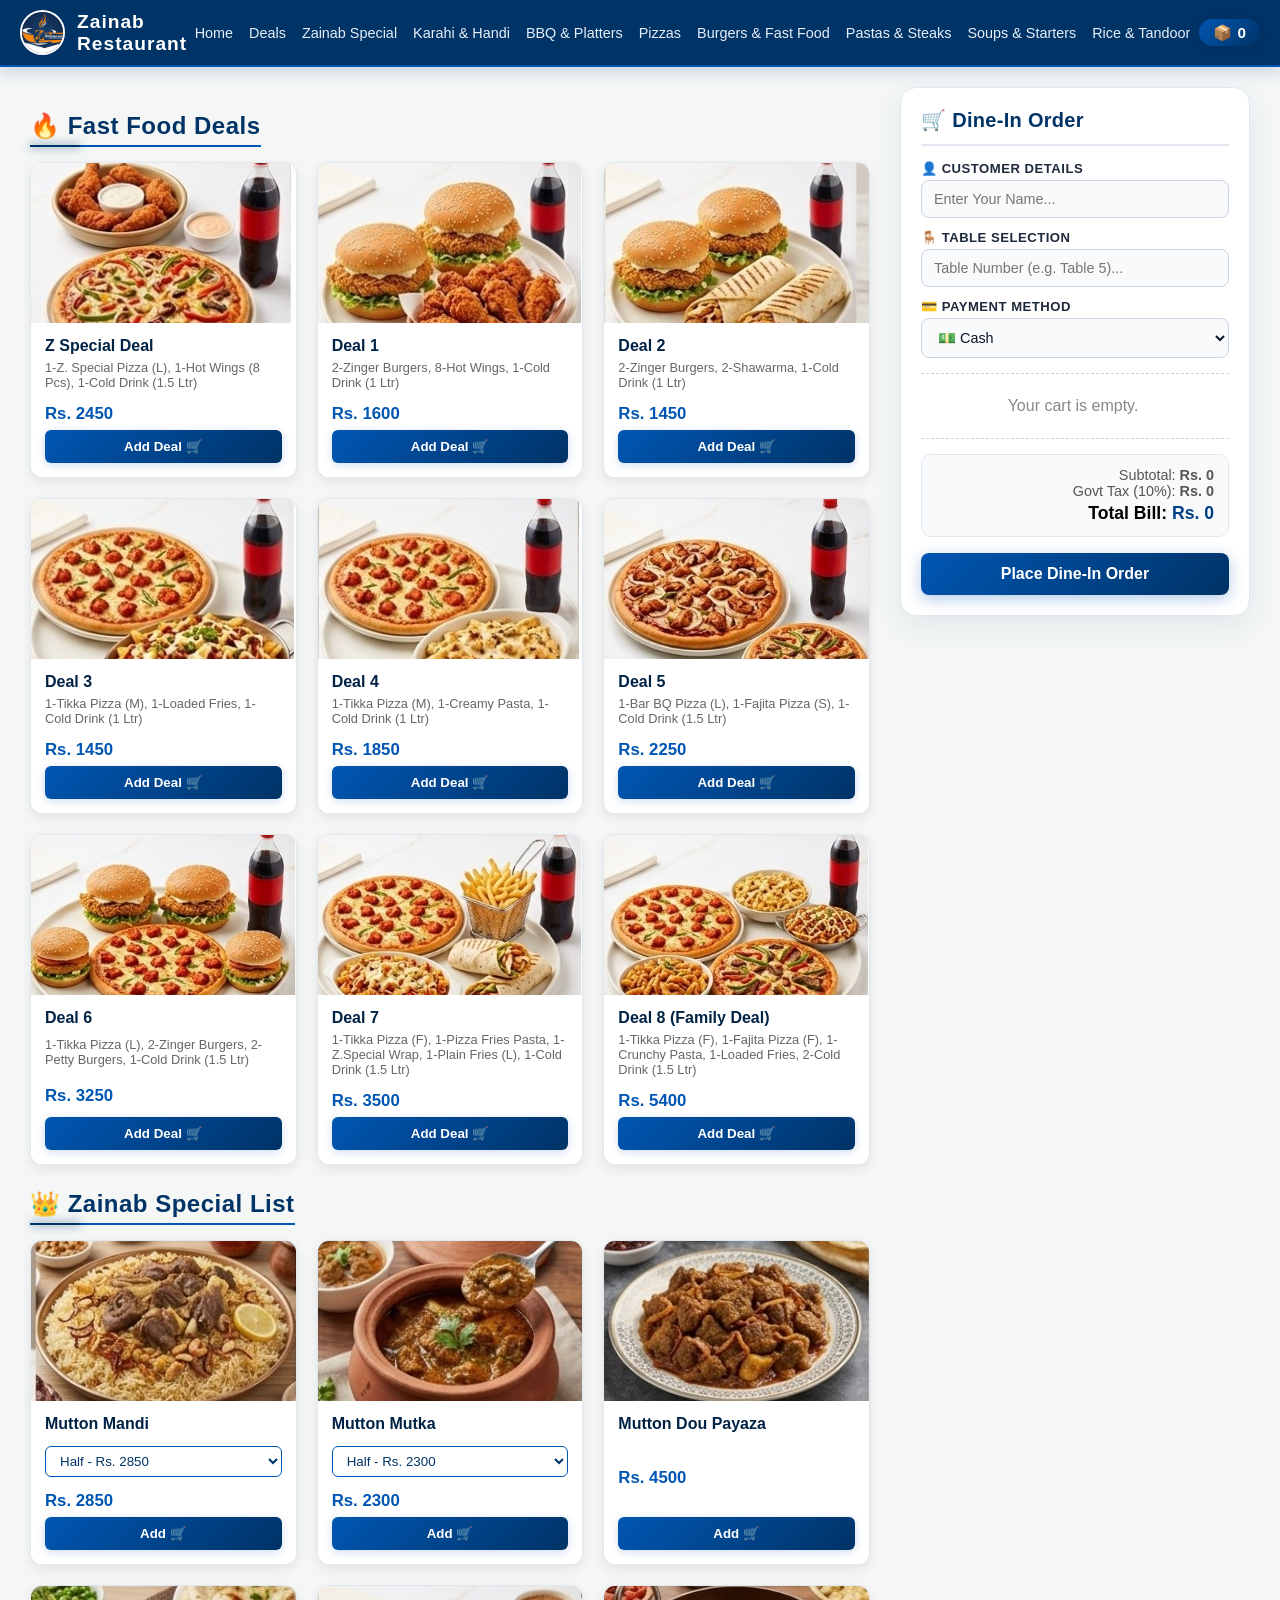
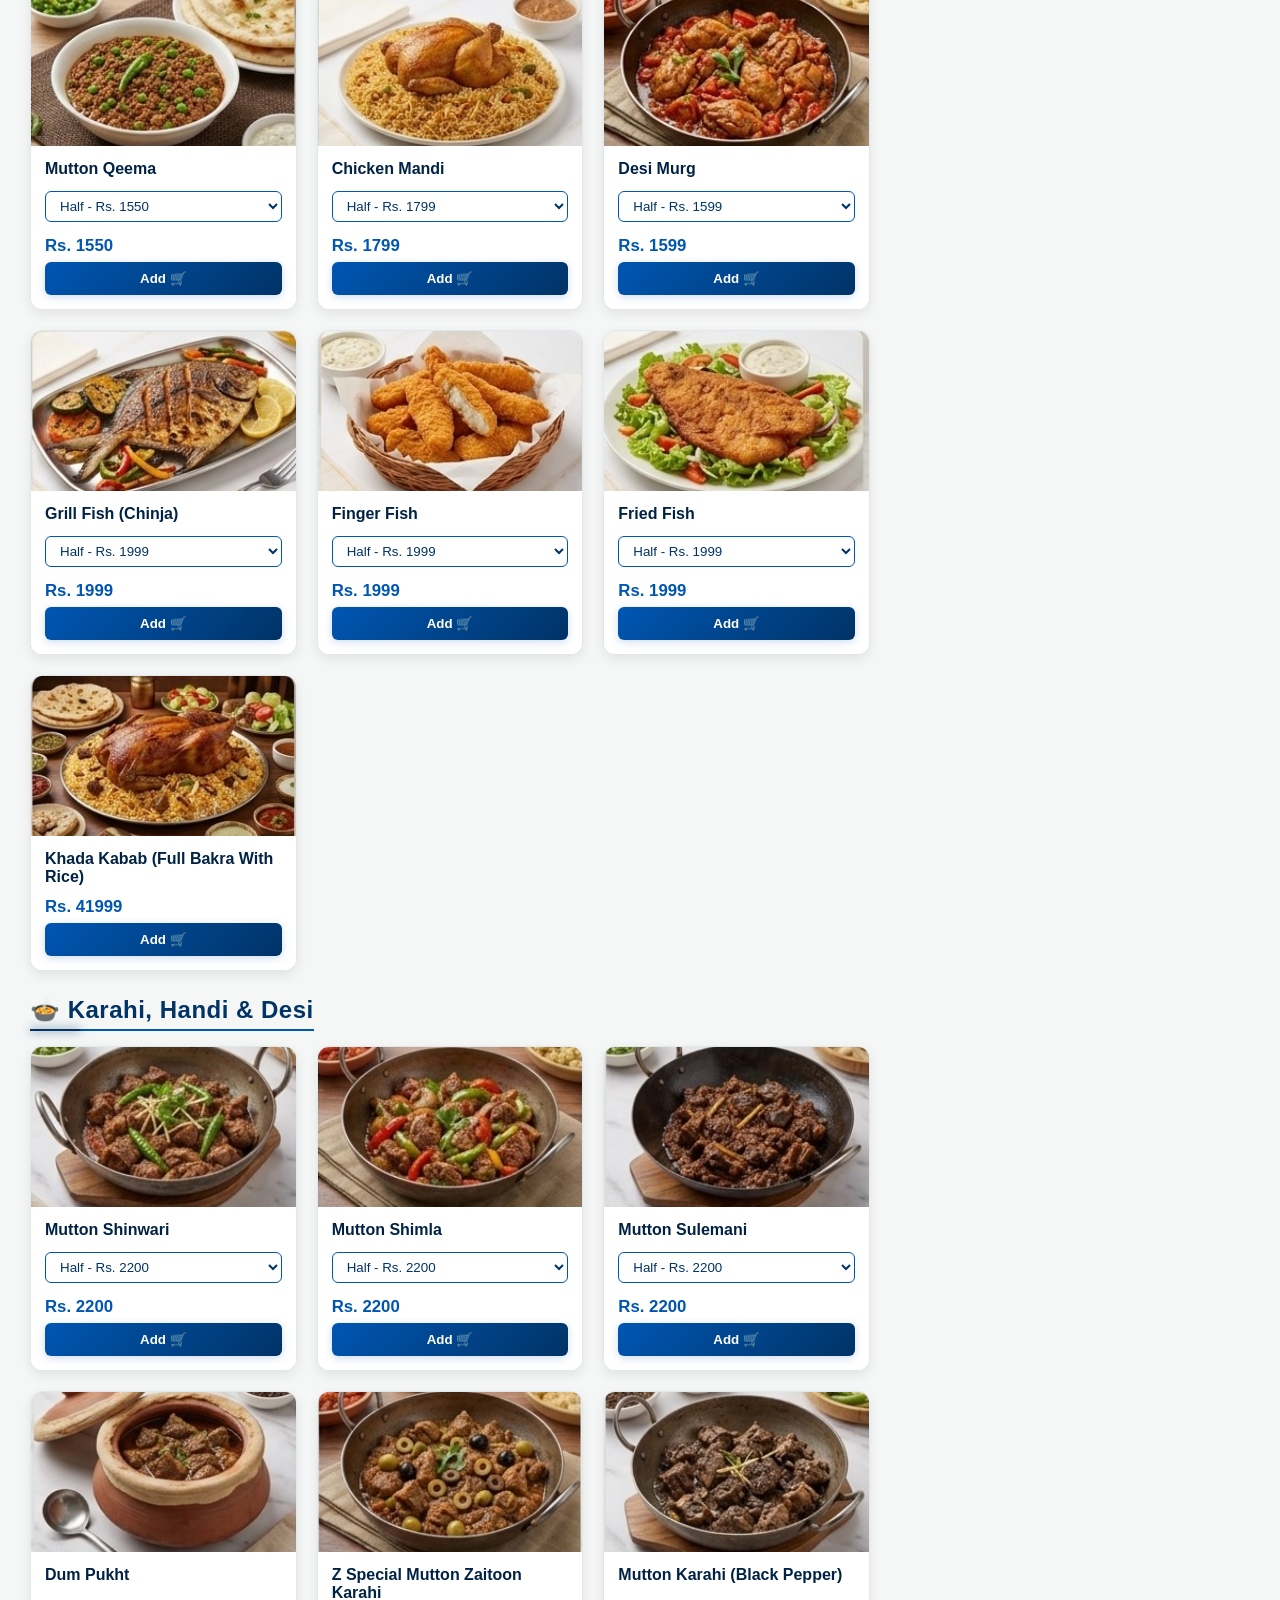
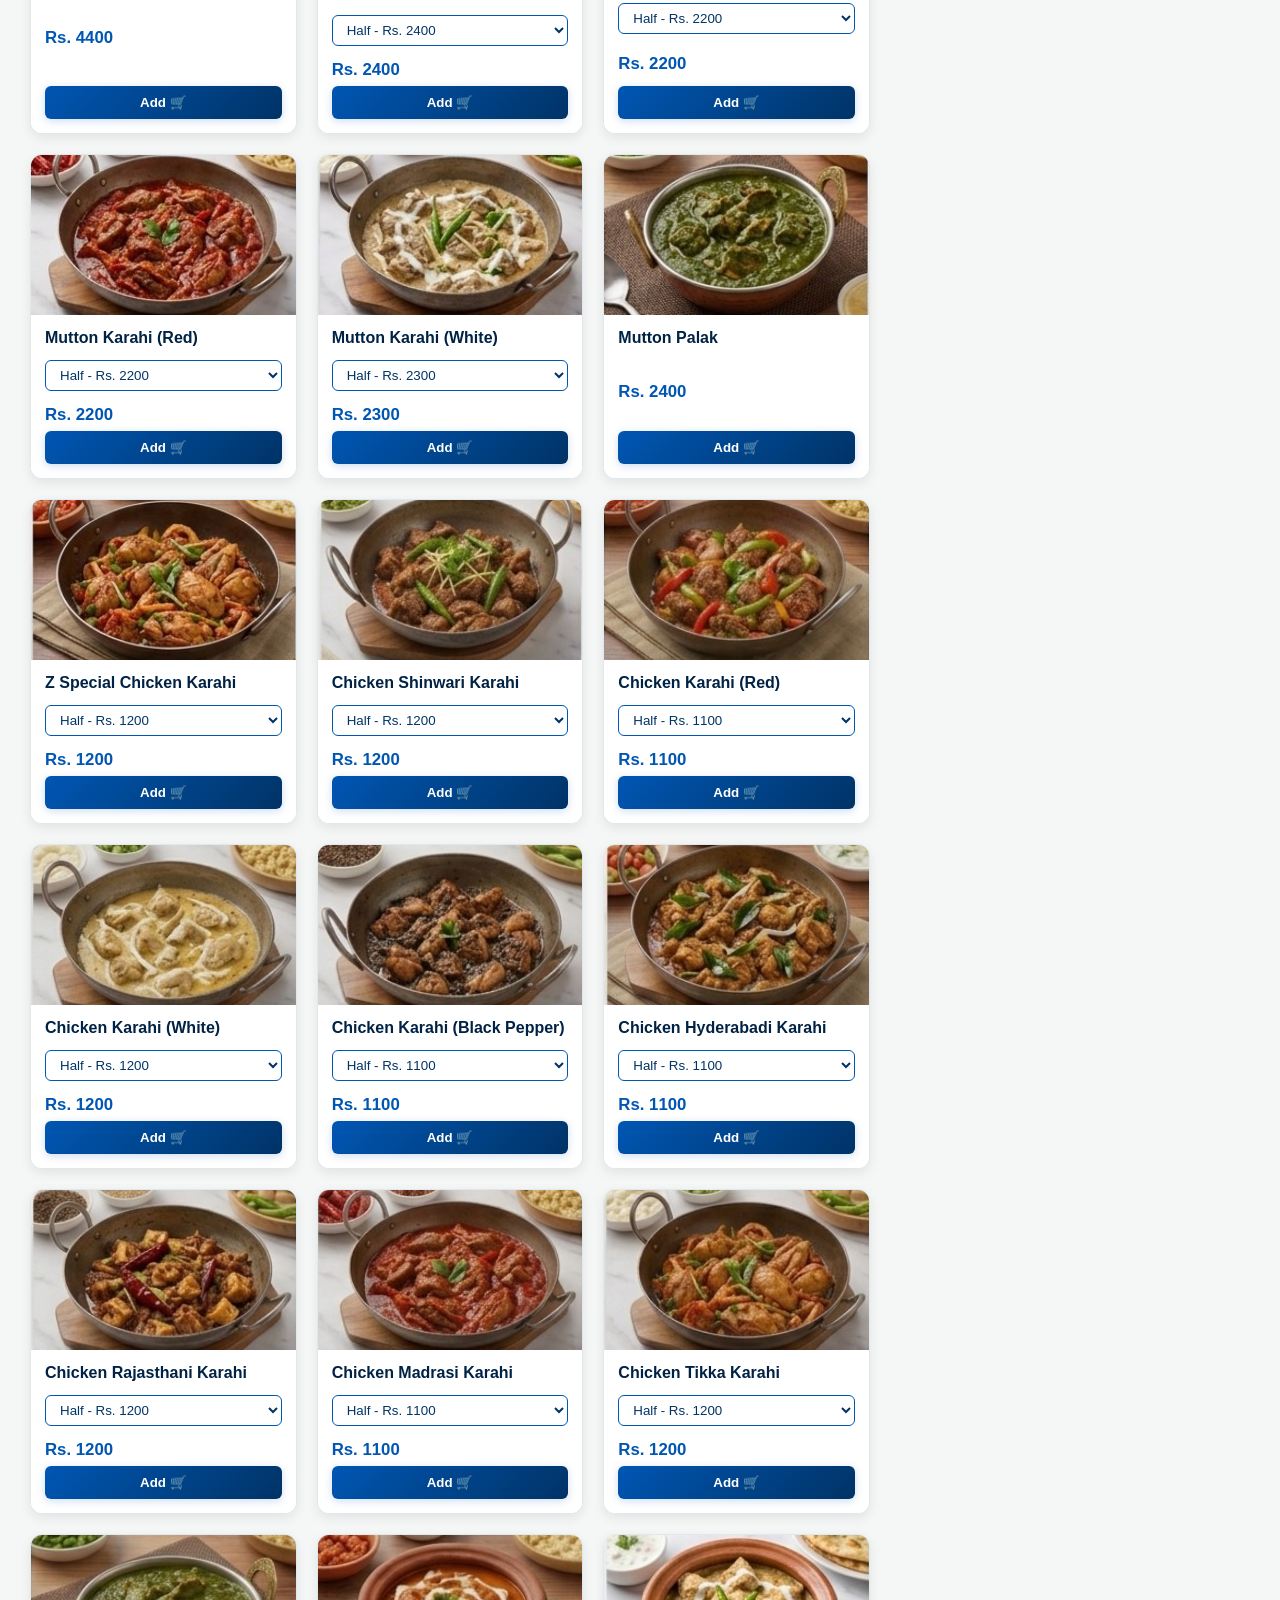
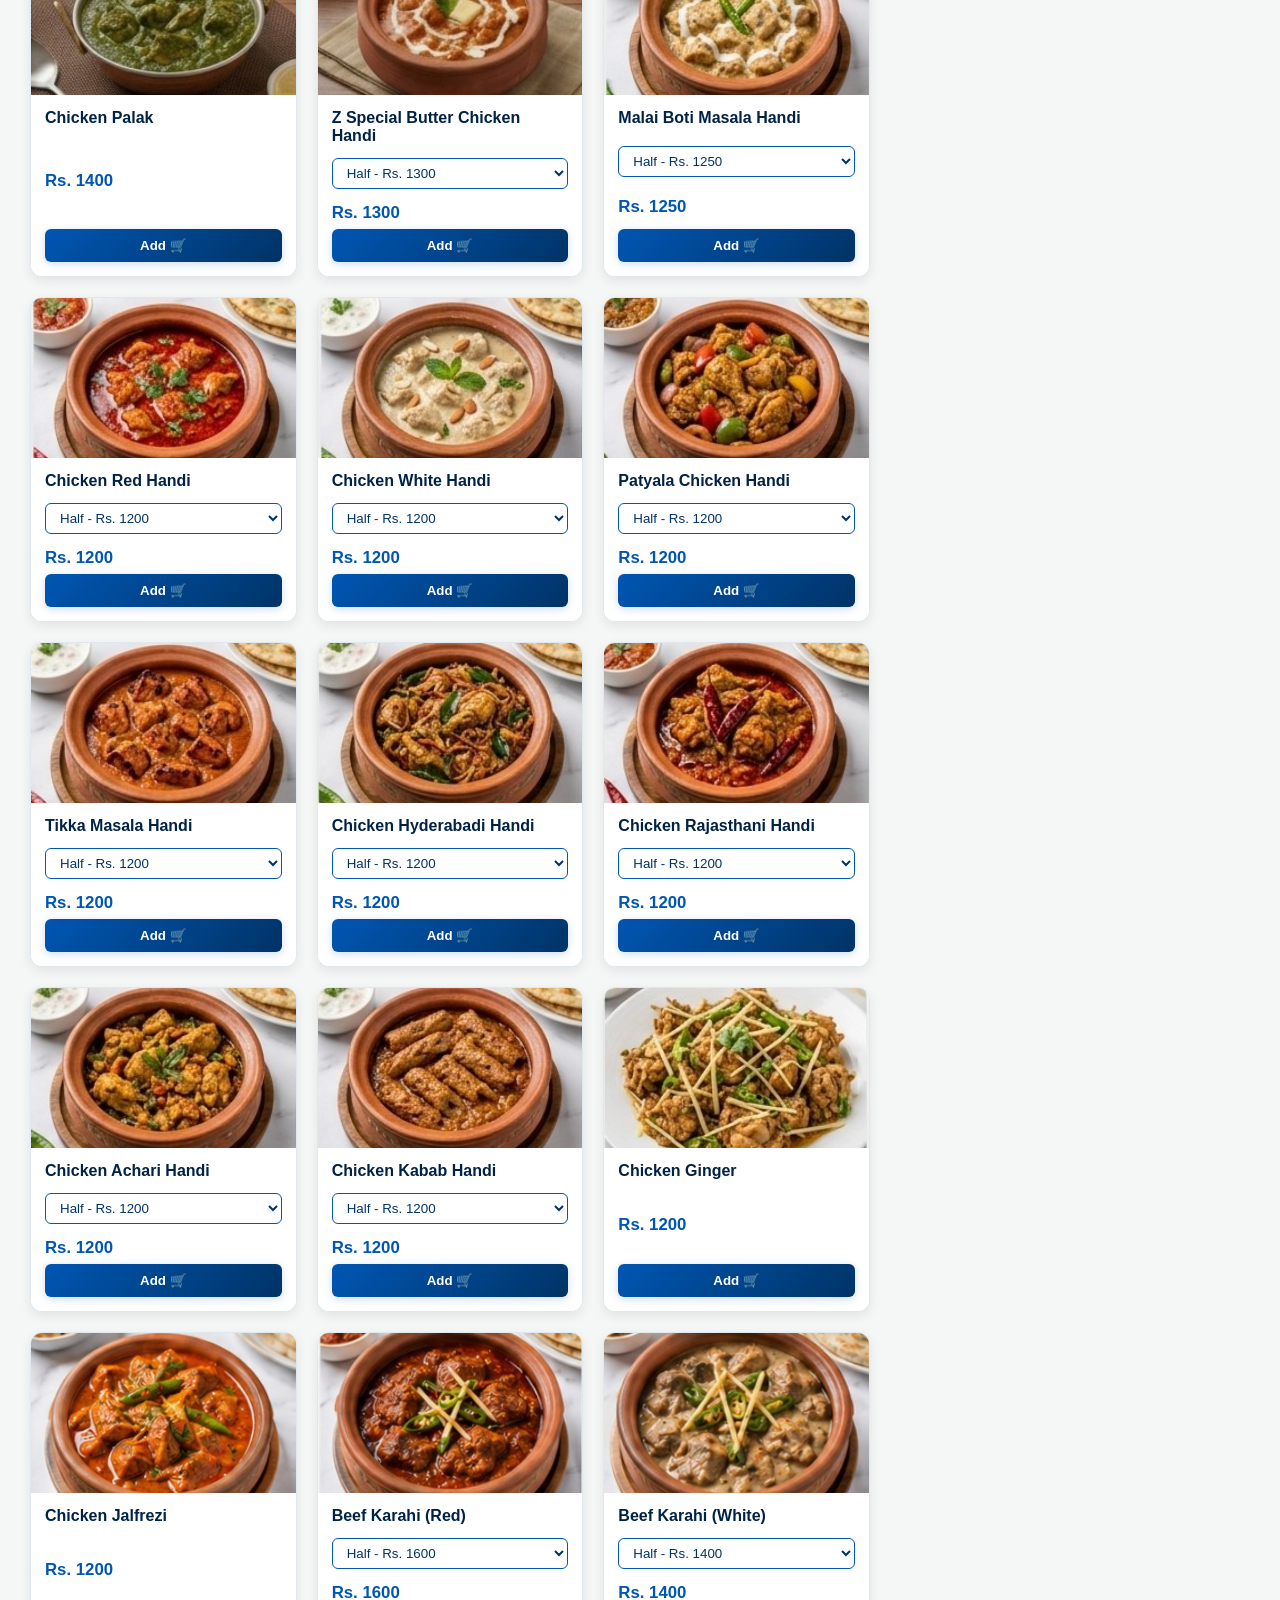
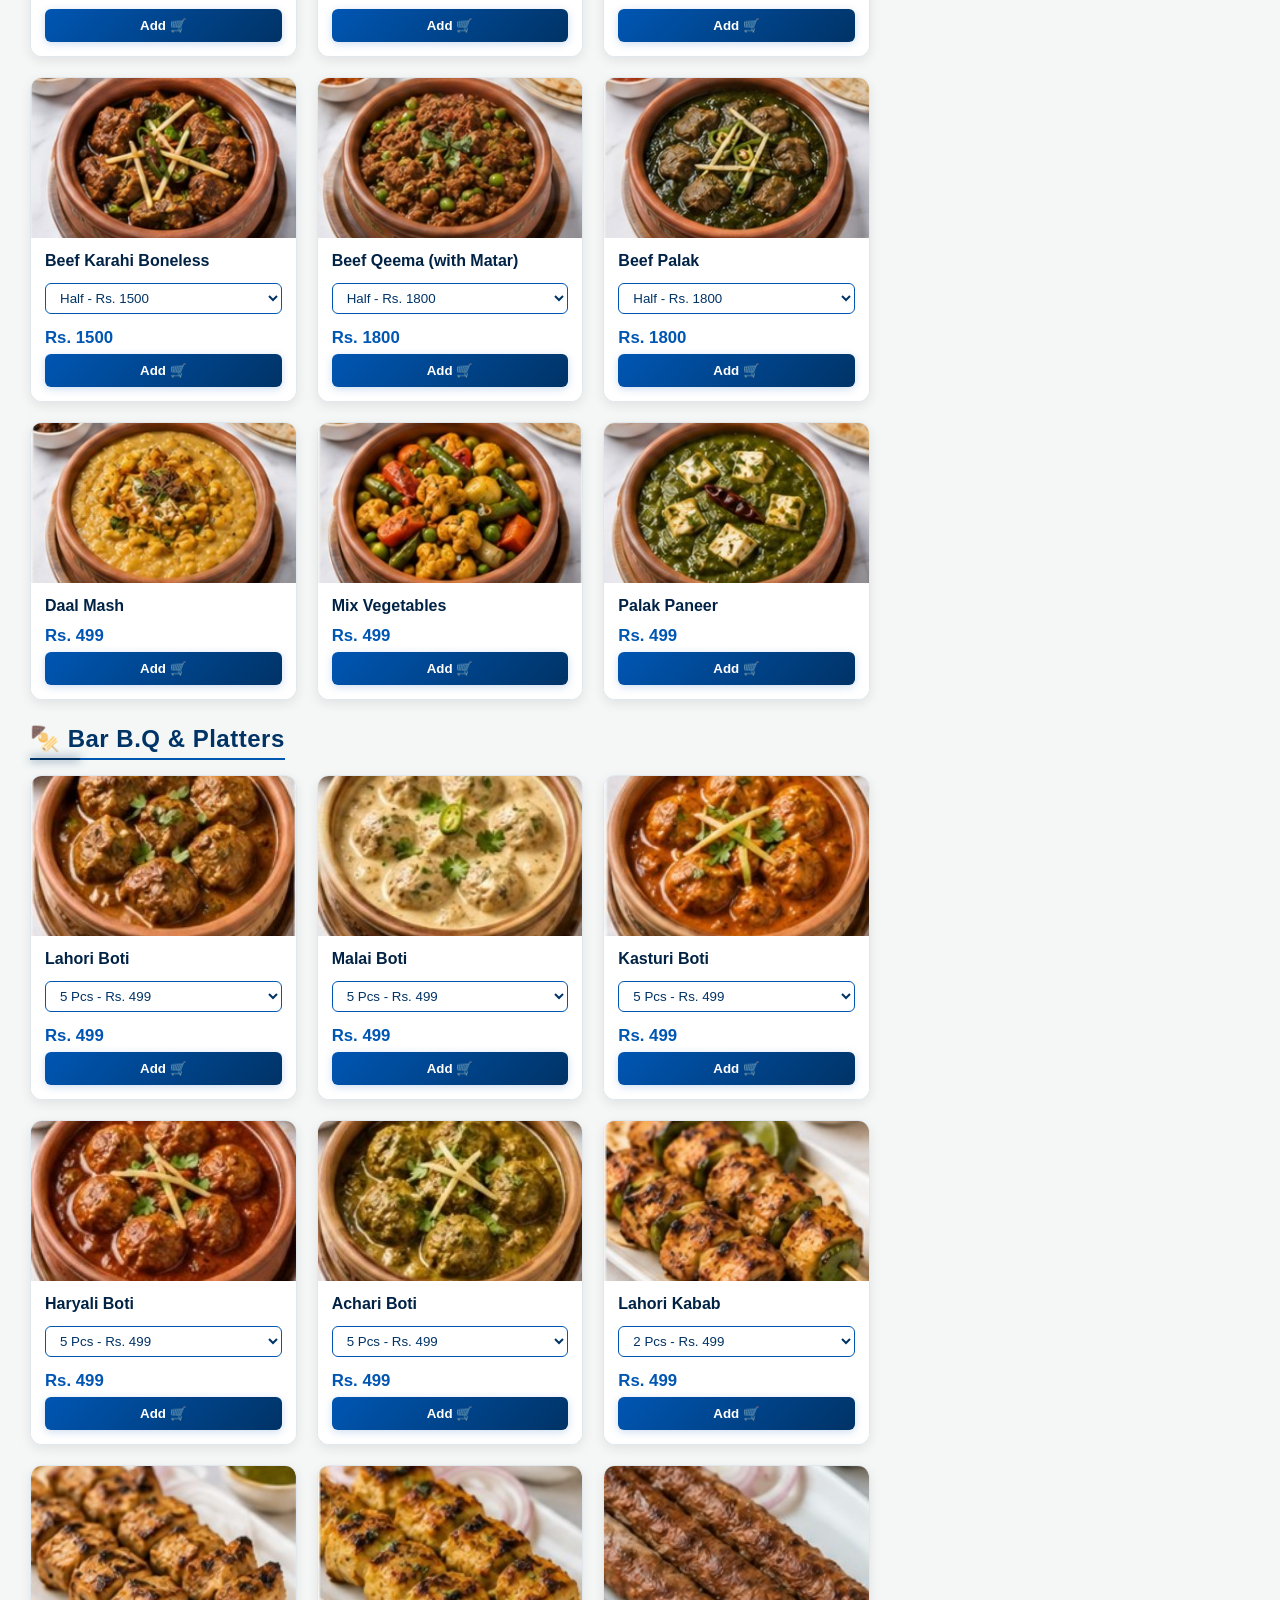
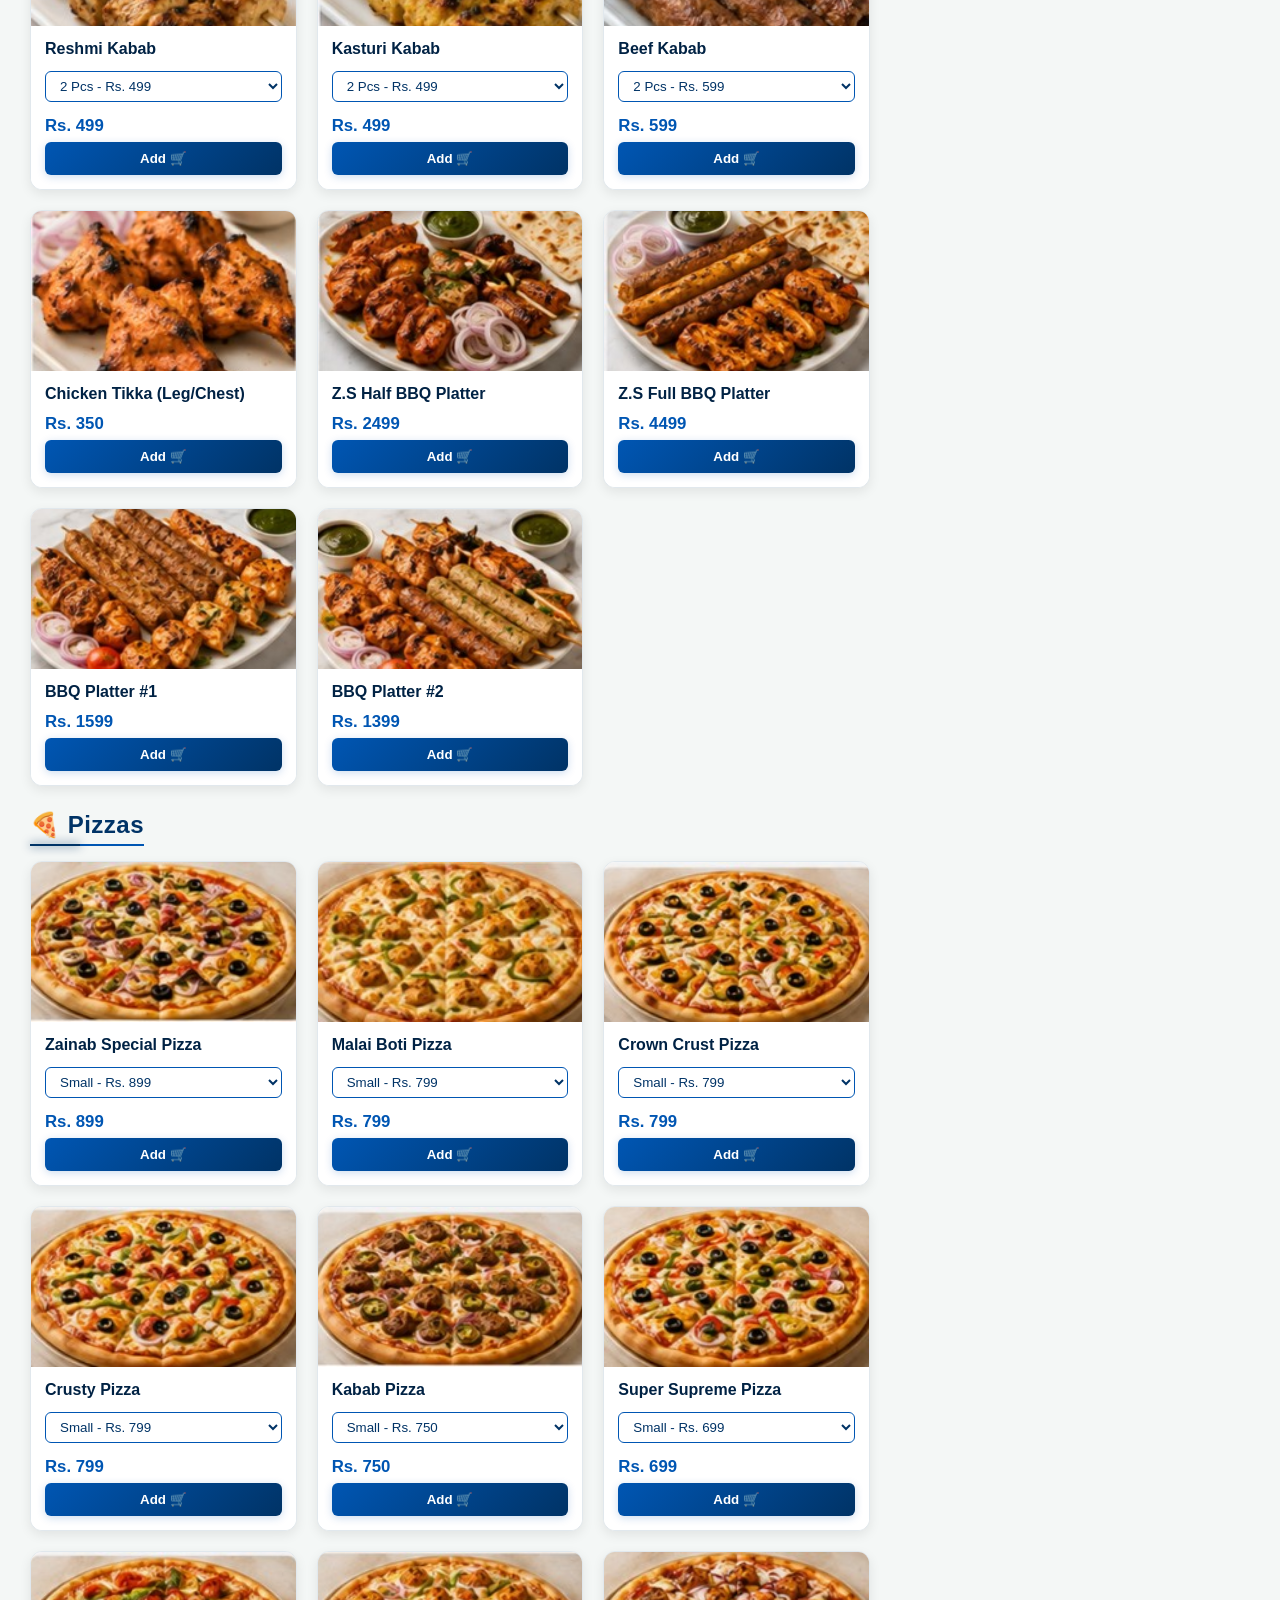
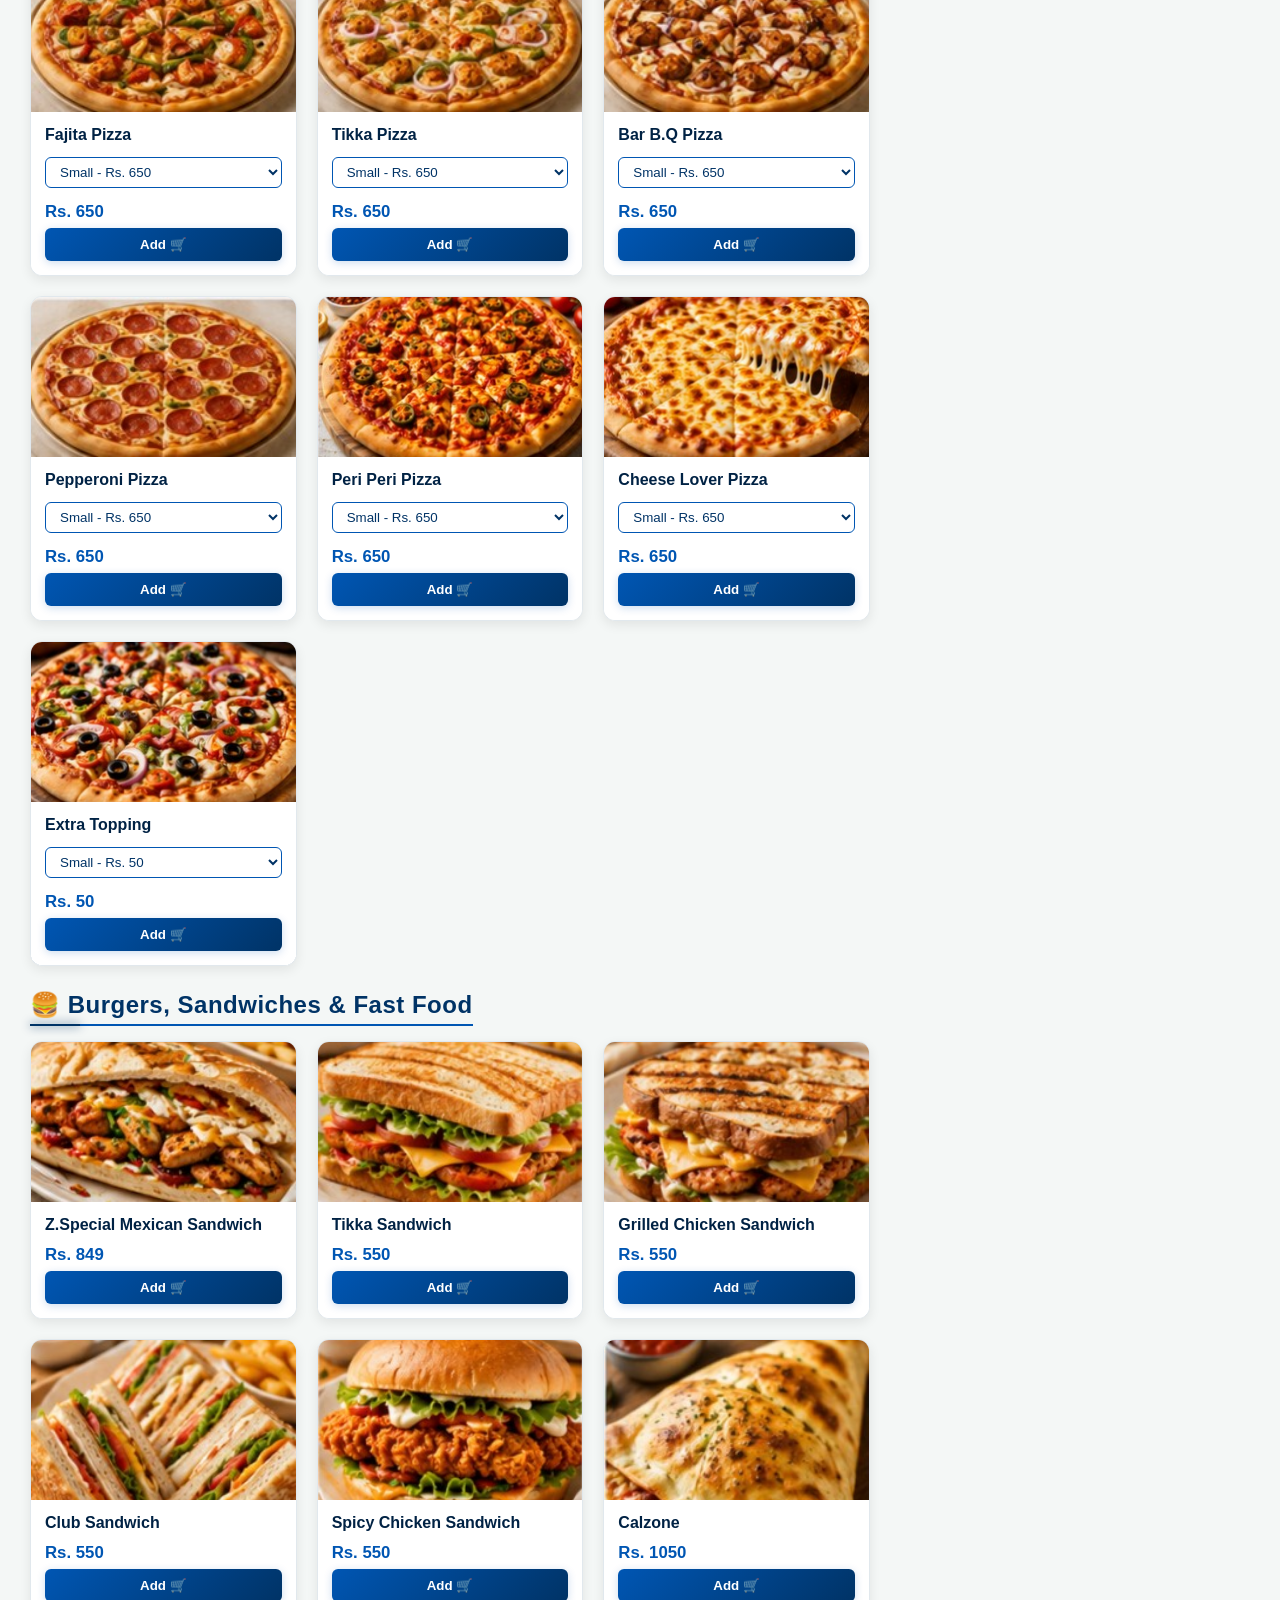
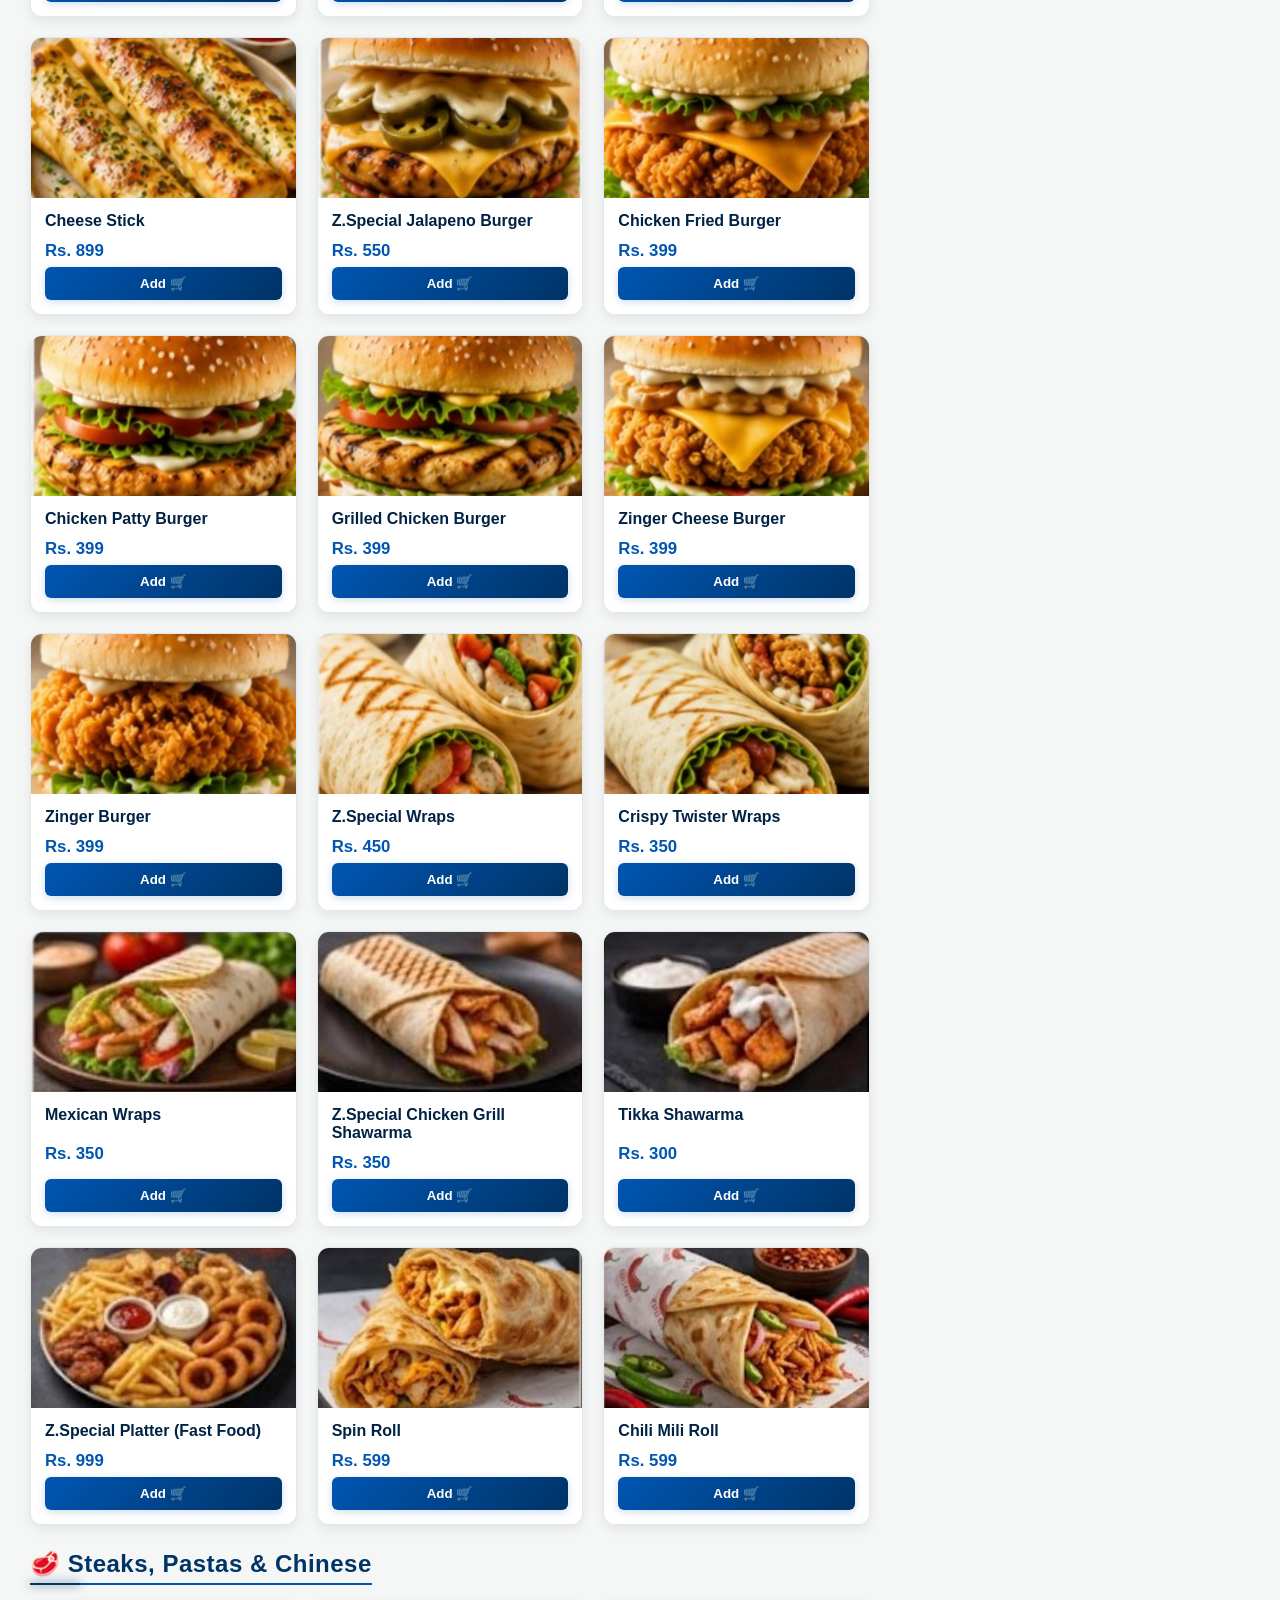
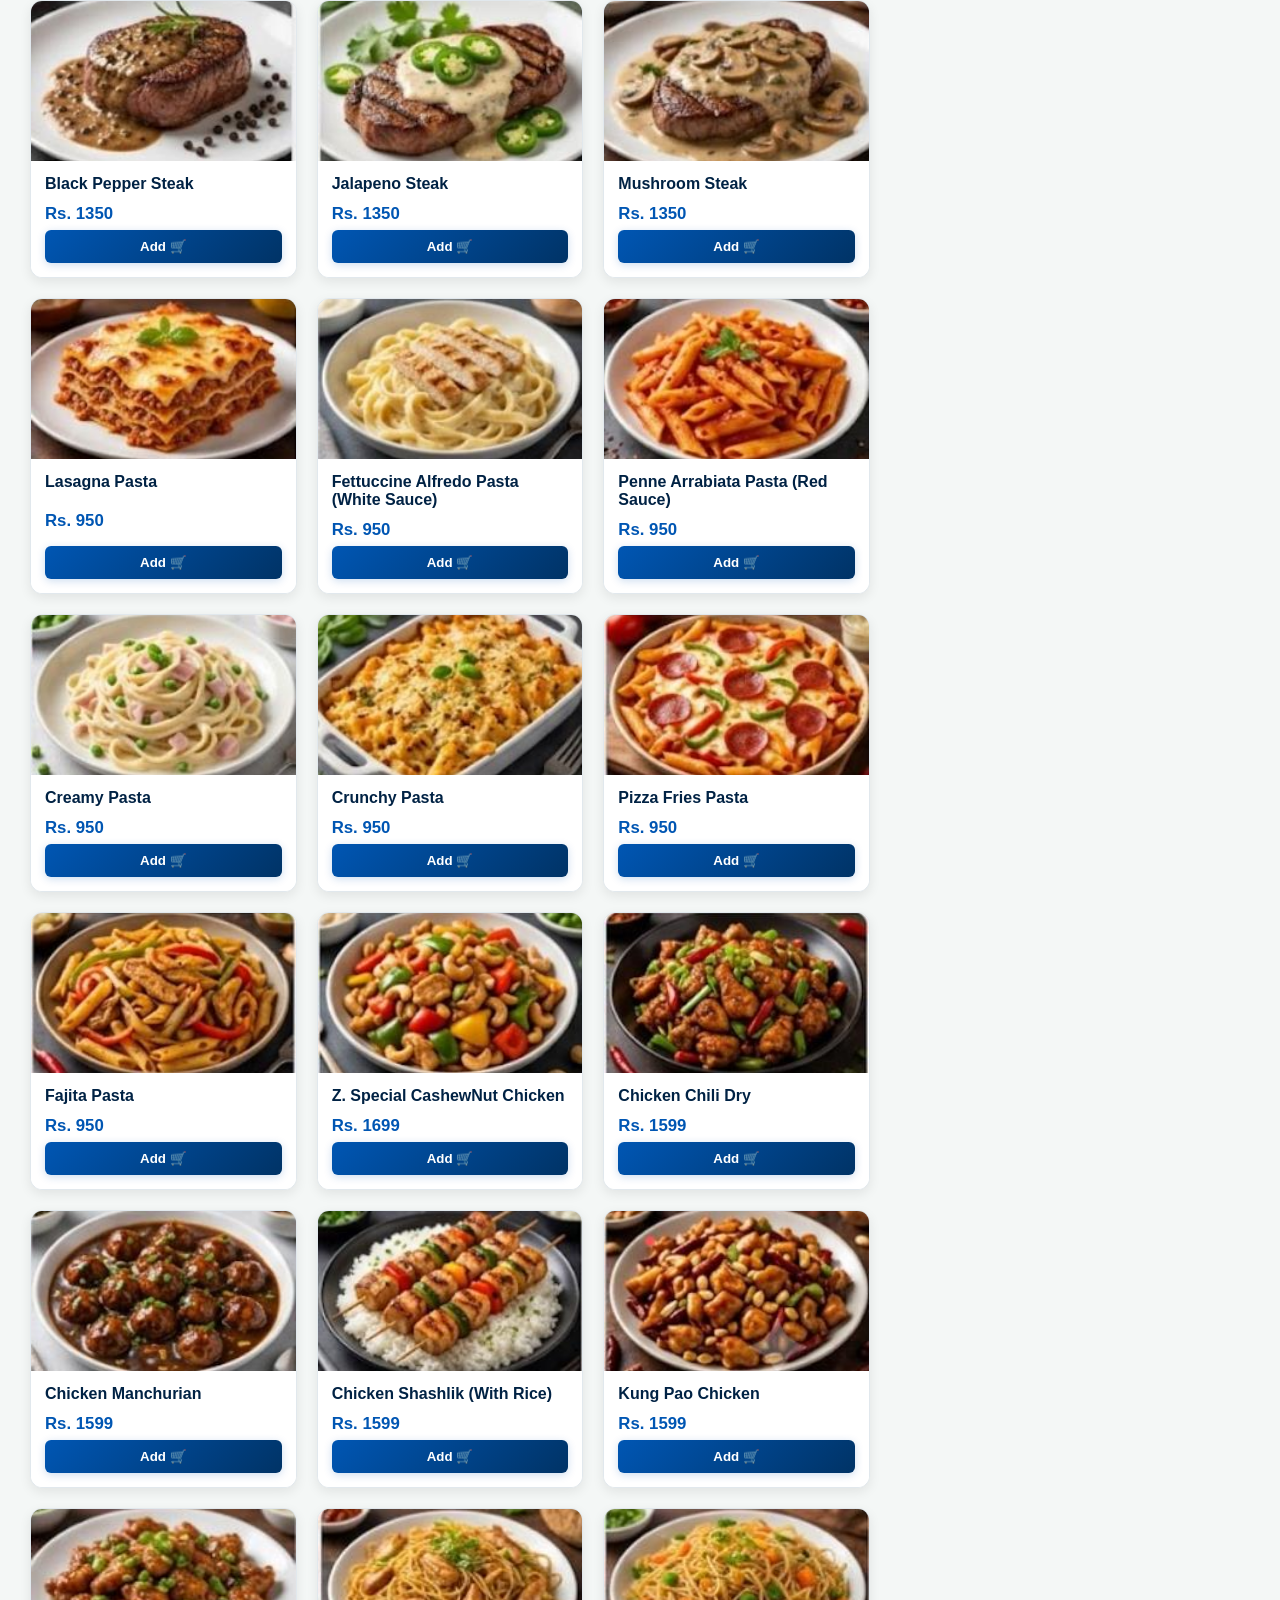
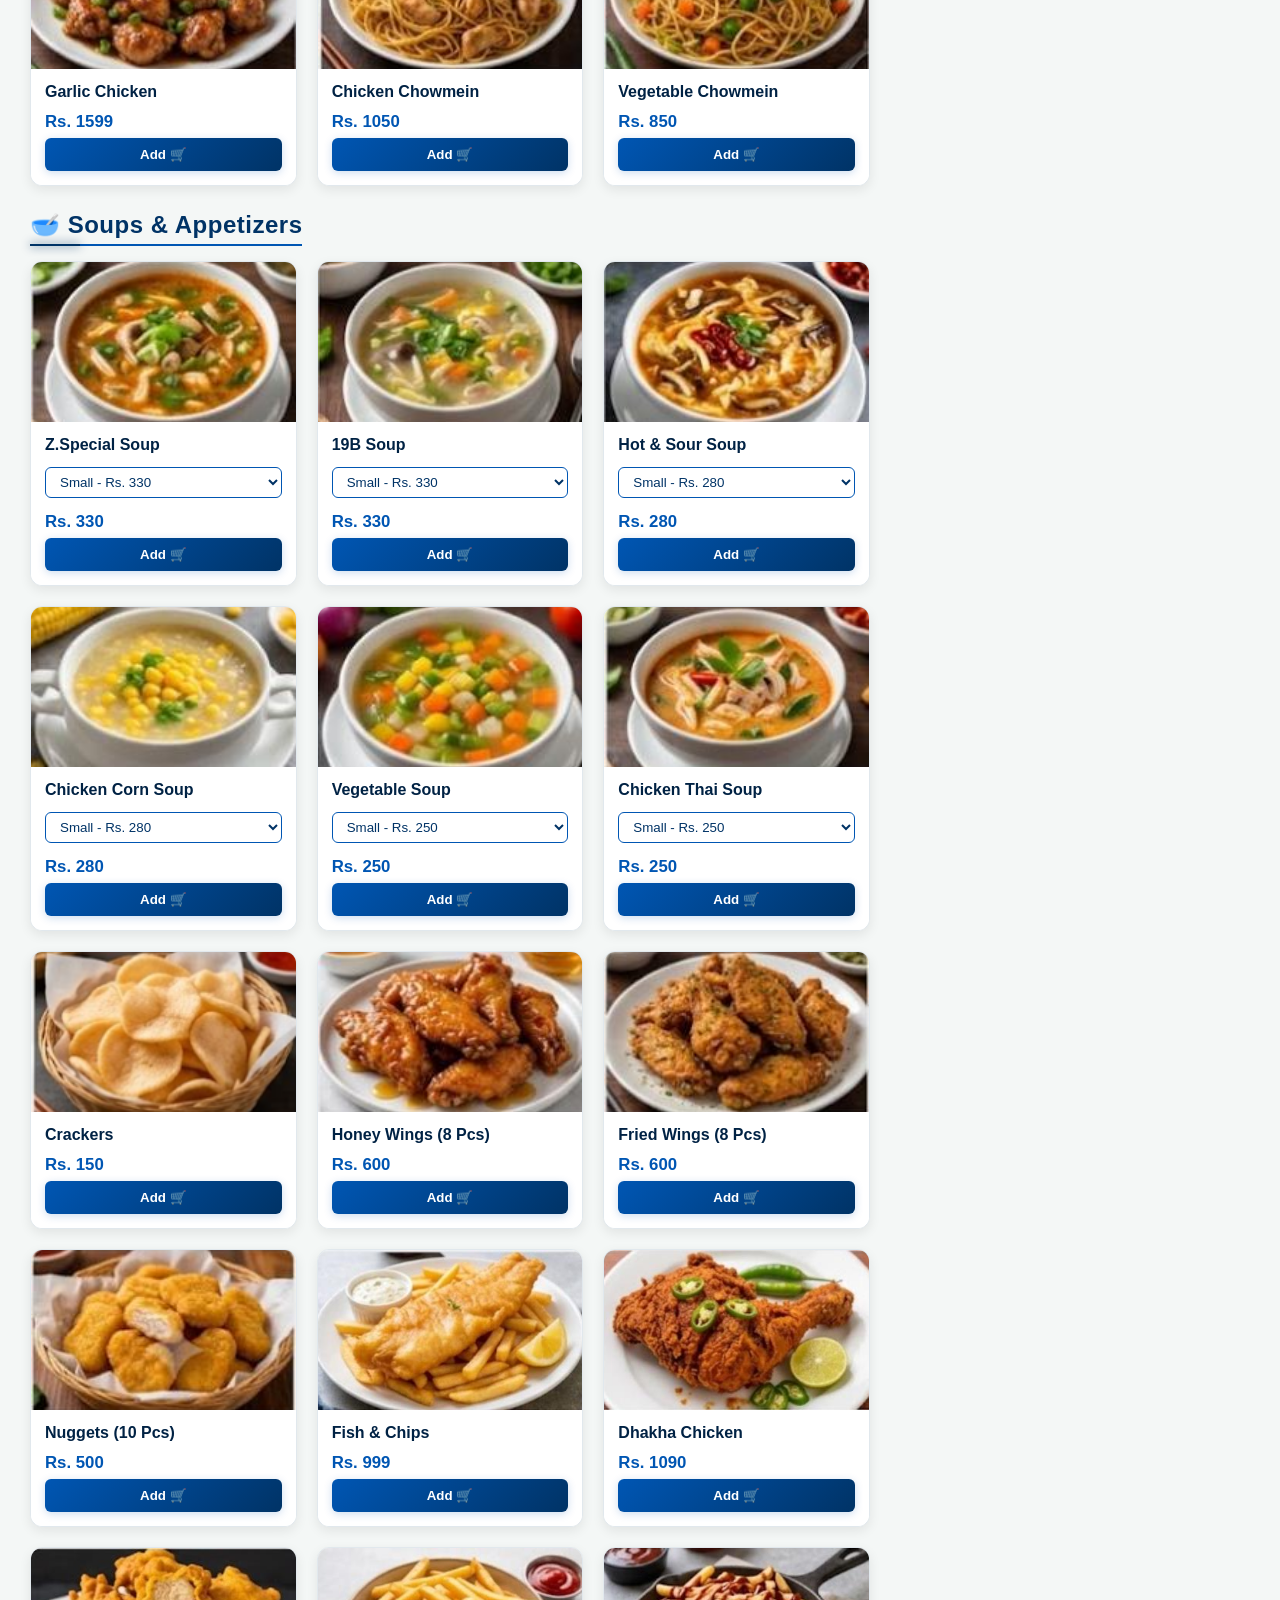
<file: Restaurant.html>
<!DOCTYPE html>
<html lang="ur">

<head>
    <meta charset="UTF-8">
    <meta name="viewport" content="width=device-width, initial-scale=1.0">

    <!-- Favicon -->
    <link rel="icon" href="images/logo.jpg" sizes="32x32" type="image/jpg" />
    <link rel="icon" href="images/logo.jpg" sizes="192x192" type="image/jpg" />
    <link rel="apple-touch-icon" href="images/logo.jpg" />
    <link rel="shortcut icon" href="images/logo.jpg" type="image/jpg" />

    <!-- Primary Meta Tags -->
    <title>Dine-In Order & Menu | Zainab Restaurant</title>
    <meta name="title" content="Dine-In Order & Menu | Zainab Restaurant" />
    <meta name="description" content="Dine-in menu and instant table ordering for Zainab Restaurant." />
    <meta name="robots" content="index, follow" />

    <link rel="stylesheet" href="Restaurant.css">
</head>

<body>

    <!-- NAVBAR -->
    <header class="header">
        <div class="brand-area">
            <img src="images/logo.jpg" alt="Zainab Restaurant Logo" class="logo" />
            <div class="cafename">Zainab Restaurant</div>
        </div>

        <nav class="navbar" id="navbar-links">
            <!-- Dynamic Navigation Links JS -->
        </nav>

        <div class="header-right-actions">
            <a href="#cust-name" class="mobile-cart-btn">
                📦 <span id="mobile-cart-count">0</span>
            </a>
            <button class="hamburger-btn" id="hamburger-btn" aria-label="Toggle Menu">☰</button>
        </div>
    </header>

    <div class="menu-backdrop" id="menu-backdrop"></div>

    <div class="mobile-nav-overlay" id="mobile-nav-overlay">
        <!-- Mobile Links JS -->
    </div>

    <!-- MAIN LAYOUT -->
    <main class="main-container">
        <!-- LEFT CONTENT: MENU SECTIONS -->
        <div class="menu-sections" id="menu-sections">
            <!-- Dishes and Deals JS -->
        </div>

        <!-- RIGHT ASIDE: CART CONTAINER -->
        <aside class="rightaside">
            <div class="cart-header">
                <span class="cart-header-title">🛒 Dine-In Order</span>
            </div>

            <div class="form-section">
                <div class="input-group">
                    <label class="form-label" for="cust-name">👤 Customer Details</label>
                    <input type="text" id="cust-name" class="form-input" placeholder="Enter Your Name..." required />
                </div>

                <div class="input-group">
                    <label class="form-label" for="table-no">🪑 Table Selection</label>
                    <input type="text" id="table-no" class="form-input" placeholder="Table Number (e.g. Table 5)..."
                        required />
                </div>

                <div class="input-group">
                    <label class="form-label" for="payment-method">💳 Payment Method</label>
                    <select id="payment-method" class="form-select">
                        <option value="Cash">💵 Cash</option>
                        <option value="Card">💳 Credit / Debit Card</option>
                        <option value="Easypaisa">📱 Easypaisa</option>
                        <option value="JazzCash">📱 JazzCash</option>
                    </select>
                </div>

                <div class="cart-items-wrapper">
                    <ul id="cart-items">
                        <!-- Cart items rendered here dynamically -->
                    </ul>
                </div>

                <div class="cart-summary-box" id="total-bill">
                    <!-- Dynamic Cart Total & Tax Breakdown rendered by JS -->
                </div>

                <button class="order-btn" id="send-order-btn">Place Dine-In Order</button>
            </div>
        </aside>
    </main>

    <!-- FOOTER -->
    <footer class="footer">
        <div class="footer-container">
            <div class="footer-brand">
                <h3>ZAINAB RESTAURANT</h3>
                <p class="tagline">Authentic Taste & Premium Dine-In Experience</p>
            </div>

            <div class="footer-divider"></div>

            <div class="footer-grid">
                <div class="footer-col">
                    <h4>📍 Location</h4>
                    <p>Zainab Restaurant, Main Branch</p>
                </div>

                <div class="footer-col">
                    <h4>📞 Contact Us</h4>
                    <p><a href="tel:+923001212790">+92 300 1212790</a></p>
                    <p><a href="mailto:info@zainabrestaurant.com">info@zainabrestaurant.com</a></p>
                </div>

                <div class="footer-col">
                    <h4>✨ Quick Links</h4>
                    <div class="footer-socials">
                        <a href="#" target="_blank">🗺️ Get Directions</a>
                        <a href="#" target="_blank">🎵 TikTok</a>
                    </div>
                </div>
            </div>

            <div class="footer-divider"></div>

            <div class="footer-bottom">
                <p>&copy; 2026 Zainab Restaurant. All rights reserved.</p>
                <p class="credits">Designed by: <span>S.H Production</span></p>
            </div>
        </div>
    </footer>

    <script src="Restaurant.js"></script>
</body>

</html>
</file>
<file: index.css>
/* --- Google Fonts --- */
@import url('https://fonts.googleapis.com/css2?family=Playfair+Display:ital,wght@0,400..900;1,400..900&family=Plus+Jakarta+Sans:wght@300;400;500;600;700&family=Noto+Nastaliq+Urdu:wght@400;700&display=swap');

/* --- CSS Variables & Design Tokens --- */
:root {
    --bg-main: #f8fafc;
    --bg-card: rgba(255, 255, 255, 0.92);
    --bg-glass: rgba(255, 255, 255, 0.85);

    --primary-blue: #0f172a;
    --accent-blue: #2563eb;
    --light-blue: rgba(239, 246, 255, 0.9);
    --blue-glow-rgb: 37, 99, 235;

    --text-main: #0f172a;
    --text-muted: #334155;
    --border-color: rgba(37, 99, 235, 0.25);
    --shadow-soft: 0 10px 30px rgba(15, 23, 42, 0.12);
    --transition: all 0.35s cubic-bezier(0.165, 0.84, 0.44, 1);
}

/* --- Global Animations --- */
@keyframes float {

    0%,
    100% {
        transform: translateY(0px) rotate(0deg);
    }

    50% {
        transform: translateY(-10px) rotate(1.5deg);
    }
}

@keyframes pulseGlow {

    0%,
    100% {
        box-shadow: 0 0 20px rgba(var(--blue-glow-rgb), 0.3);
    }

    50% {
        box-shadow: 0 0 40px rgba(var(--blue-glow-rgb), 0.6);
    }
}

@keyframes fadeInUp {
    from {
        opacity: 0;
        transform: translateY(30px);
    }

    to {
        opacity: 1;
        transform: translateY(0);
    }
}

@keyframes blink {

    0%,
    100% {
        opacity: 1;
    }

    50% {
        opacity: 0;
    }
}

@keyframes shimmer {
    0% {
        background-position: -200% 0;
    }

    100% {
        background-position: 200% 0;
    }
}

/* --- Resets & Clean Background --- */
*,
*::before,
*::after {
    margin: 0;
    padding: 0;
    box-sizing: border-box;
}

html {
    scroll-behavior: smooth;
    font-size: 16px;
}

body {
    font-family: 'Plus Jakarta Sans', sans-serif;
    background-color: var(--bg-main);
    color: var(--text-main);
    line-height: 1.6;
    overflow-x: hidden;
    animation: fadeInUp 0.8s ease-out;
}

h1,
h2,
h3,
.brand-name {
    font-family: 'Playfair Display', serif;
    color: var(--primary-blue);
    text-shadow: 0 2px 4px rgba(255, 255, 255, 0.5);
}

.urdu-inline {
    font-family: 'Noto Nastaliq Urdu', serif;
    font-size: 0.9em;
    color: var(--accent-blue);
}

a {
    text-decoration: none;
    color: inherit;
}

/* --- Header Navigation --- */
header {
    position: fixed;
    top: 0;
    left: 0;
    width: 100%;
    background-color: rgba(255, 255, 255, 0.88);
    backdrop-filter: blur(16px);
    -webkit-backdrop-filter: blur(16px);
    border-bottom: 1px solid var(--border-color);
    z-index: 1000;
    padding: 0.8rem 5%;
    box-shadow: 0 4px 25px rgba(0, 0, 0, 0.08);
}

.header-container {
    max-width: 1200px;
    margin: 0 auto;
    display: flex;
    justify-content: space-between;
    align-items: center;
}

.header-brand {
    display: flex;
    align-items: center;
    gap: 12px;
}

.logo-link img {
    width: 44px;
    height: 44px;
    object-fit: cover;
    border-radius: 50%;
    border: 2px solid var(--accent-blue);
    transition: var(--transition);
}

.logo-link:hover img {
    transform: rotate(360deg) scale(1.08);
    box-shadow: 0 0 20px rgba(37, 99, 235, 0.6);
}

.v-line {
    width: 1px;
    height: 24px;
    background-color: var(--border-color);
}

.brand-name {
    font-size: 1.2rem;
    font-weight: 700;
    color: var(--primary-blue);
}

nav {
    display: flex;
    gap: 1.8rem;
    align-items: center;
}

nav a {
    font-size: 0.95rem;
    font-weight: 600;
    color: var(--primary-blue);
    transition: var(--transition);
    position: relative;
}

nav a:not(.order-btn)::after {
    content: '';
    position: absolute;
    bottom: -4px;
    left: 0;
    width: 0%;
    height: 2px;
    background: var(--accent-blue);
    transition: var(--transition);
}

nav a:not(.order-btn):hover::after {
    width: 100%;
}

nav a:not(.order-btn):hover {
    color: var(--accent-blue);
}

nav .order-btn {
    background: linear-gradient(135deg, var(--accent-blue), #1d4ed8);
    color: #ffffff;
    padding: 0.65rem 1.4rem;
    border-radius: 50px;
    font-weight: 700;
    box-shadow: 0 4px 15px rgba(37, 99, 235, 0.35);
    transition: var(--transition);
}

nav .order-btn:hover {
    transform: translateY(-2px) scale(1.03);
    box-shadow: 0 8px 25px rgba(37, 99, 235, 0.5);
}

.hamburger {
    display: none;
    flex-direction: column;
    gap: 5px;
    background: transparent;
    border: none;
    cursor: pointer;
}

.hamburger span {
    width: 25px;
    height: 3px;
    background-color: var(--accent-blue);
    border-radius: 2px;
    transition: var(--transition);
}

/* --- Hero Section with Background Image --- */
/* --- Hero Section with Background Image --- */
#top.hero-with-bg {
    padding: 150px 8% 90px;
    display: grid;
    grid-template-columns: 1.2fr 0.8fr;
    align-items: center;
    gap: 3.5rem;

    /* Removed linear-gradient overlay to show background image at full opacity */
    background-image: url('images/Background.jpg');
    background-repeat: no-repeat;
    background-position: center center;
    background-size: cover;
    border-bottom: 1px solid var(--border-color);
}

#top>div:first-child {
    background: rgba(255, 255, 255, 0.88);
    backdrop-filter: blur(12px);
    -webkit-backdrop-filter: blur(12px);
    padding: 2.5rem;
    border-radius: 24px;
    border: 1px solid var(--border-color);
    box-shadow: var(--shadow-soft);
    animation: fadeInUp 1s ease-out;
}

#top span:first-child {
    display: inline-block;
    background: var(--light-blue);
    color: var(--accent-blue);
    padding: 0.4rem 1.1rem;
    border-radius: 30px;
    font-size: 0.85rem;
    font-weight: 700;
    border: 1px solid var(--border-color);
    margin-bottom: 1.2rem;
}

#top h1 {
    font-size: 3.2rem;
    line-height: 1.18;
    margin-bottom: 1.2rem;
}

#top h1 span {
    color: var(--accent-blue);
    font-style: italic;
}

#top p {
    color: var(--text-muted);
    font-size: 1.05rem;
    margin-bottom: 2rem;
    font-weight: 600;
}

.visit-menu-btn {
    background: linear-gradient(135deg, var(--accent-blue), #1d4ed8);
    color: #ffffff;
    padding: 0.85rem 2.2rem;
    border-radius: 50px;
    font-weight: 700;
    display: inline-block;
    box-shadow: 0 4px 20px rgba(37, 99, 235, 0.4);
    transition: var(--transition);
}

.visit-menu-btn:hover {
    transform: translateY(-3px) scale(1.02);
    box-shadow: 0 10px 30px rgba(37, 99, 235, 0.6);
}

.hero-ratings-row {
    display: flex;
    align-items: center;
    gap: 1rem;
    margin-top: 2rem;
    padding-top: 1.2rem;
    border-top: 1px solid var(--border-color);
    font-weight: 700;
    color: var(--primary-blue);
    flex-wrap: wrap;
}

.typewriter-container {
    background: var(--light-blue);
    border: 1px solid var(--border-color);
    padding: 0.4rem 1rem;
    border-radius: 50px;
    color: var(--accent-blue);
    font-size: 0.85rem;
}

.cursor {
    color: var(--accent-blue);
    animation: blink 0.7s infinite;
}

#top img {
    width: 320px;
    height: 320px;
    border-radius: 50%;
    object-fit: cover;
    border: 5px solid var(--accent-blue);
    animation: float 4s ease-in-out infinite, pulseGlow 3.5s ease-in-out infinite;
    display: block;
    margin: 0 auto;
}

/* --- Sections Glassmorphism Container --- */
section {
    padding: 90px 5%;
    max-width: 1200px;
    margin: 0 auto;
}

.text-center {
    text-align: center;
}

#about {
    text-align: center;
    max-width: 850px;
    background: rgba(255, 255, 255, 0.85);
    backdrop-filter: blur(12px);
    -webkit-backdrop-filter: blur(12px);
    padding: 3rem;
    border-radius: 24px;
    border: 1px solid var(--border-color);
    box-shadow: var(--shadow-soft);
    margin-top: 2rem;
    margin-bottom: 2rem;
}

#about h2 {
    font-size: 2.6rem;
    margin-bottom: 1rem;
}

#about h2 span {
    color: var(--accent-blue);
}

#about p {
    color: var(--text-muted);
    margin-bottom: 2rem;
    font-weight: 600;
}

#about>div>div:last-child {
    display: flex;
    justify-content: center;
    flex-wrap: wrap;
    gap: 0.8rem;
}

#about span {
    background: #ffffff;
    border: 1px solid var(--border-color);
    padding: 0.6rem 1.2rem;
    border-radius: 8px;
    font-size: 0.88rem;
    color: var(--primary-blue);
    font-weight: 700;
    box-shadow: 0 4px 12px rgba(0, 0, 0, 0.05);
    transition: var(--transition);
}

#about span:hover {
    transform: translateY(-2px);
    border-color: var(--accent-blue);
}

/* Menu Grid */
.sub-badge {
    color: var(--accent-blue);
    text-transform: uppercase;
    letter-spacing: 2px;
    font-size: 0.85rem;
    font-weight: 800;
}

.section-desc {
    color: var(--text-muted);
    margin-bottom: 3rem;
    font-weight: 600;
}

.menu-grid {
    display: grid;
    grid-template-columns: repeat(auto-fit, minmax(260px, 1fr));
    gap: 2rem;
}

.menu-card {
    background: var(--bg-card);
    backdrop-filter: blur(10px);
    -webkit-backdrop-filter: blur(10px);
    border: 1px solid var(--border-color);
    border-radius: 20px;
    overflow: hidden;
    position: relative;
    transition: var(--transition);
    box-shadow: var(--shadow-soft);
}

.menu-card:hover {
    transform: translateY(-8px) scale(1.02);
    border-color: var(--accent-blue);
    box-shadow: 0 15px 35px rgba(37, 99, 235, 0.25);
}

.menu-card img {
    width: 100%;
    height: 210px;
    object-fit: cover;
    transition: var(--transition);
}

.menu-card:hover img {
    transform: scale(1.08);
}

.card-tag {
    position: absolute;
    top: 12px;
    left: 12px;
    background: rgba(255, 255, 255, 0.95);
    border: 1px solid var(--accent-blue);
    color: var(--accent-blue);
    padding: 4px 12px;
    border-radius: 20px;
    font-size: 0.75rem;
    font-weight: 800;
    z-index: 2;
}

.card-body {
    padding: 1.4rem;
}

.card-body h3 {
    font-size: 1.25rem;
    margin-bottom: 0.5rem;
    color: var(--primary-blue);
}

.card-body p {
    color: var(--text-muted);
    font-size: 0.92rem;
    font-weight: 500;
}

/* Visit & Booking */
.visit-section {
    text-align: center;
    background: rgba(255, 255, 255, 0.88);
    backdrop-filter: blur(14px);
    -webkit-backdrop-filter: blur(14px);
    border-radius: 24px;
    box-shadow: var(--shadow-soft);
    border: 1px solid var(--border-color);
    padding: 3.5rem 5%;
}

.visit-badge {
    color: var(--accent-blue);
    text-transform: uppercase;
    letter-spacing: 2px;
    font-size: 0.85rem;
    font-weight: 800;
    margin-bottom: 0.5rem;
}

.visit-details,
.booking-card,
.visit-hours {
    background: rgba(255, 255, 255, 0.9);
    border: 1px solid var(--border-color);
    padding: 1.8rem;
    border-radius: 18px;
    max-width: 600px;
    margin: 0 auto 1.8rem auto;
    box-shadow: 0 4px 15px rgba(0, 0, 0, 0.04);
}

.booking-card h3 {
    color: var(--primary-blue);
    margin-bottom: 1rem;
}

.form-group {
    margin-bottom: 1rem;
}

.form-row {
    display: grid;
    grid-template-columns: 1fr 1fr;
    gap: 1rem;
}

.booking-card input {
    width: 100%;
    padding: 0.85rem;
    background: #ffffff;
    border: 1px solid var(--border-color);
    border-radius: 10px;
    color: var(--primary-blue);
    font-weight: 600;
    transition: var(--transition);
}

.booking-card input:focus {
    outline: none;
    border-color: var(--accent-blue);
    box-shadow: 0 0 10px rgba(37, 99, 235, 0.3);
}

.booking-btn {
    width: 100%;
    padding: 0.95rem;
    background: linear-gradient(135deg, #25d366, #128c7e);
    color: #fff;
    border: none;
    border-radius: 50px;
    font-weight: 800;
    cursor: pointer;
    box-shadow: 0 4px 18px rgba(37, 211, 102, 0.4);
    transition: var(--transition);
}

.booking-btn:hover {
    transform: translateY(-2px);
    box-shadow: 0 8px 25px rgba(37, 211, 102, 0.6);
}

/* Contact Section */
#contact {
    text-align: center;
    background: rgba(255, 255, 255, 0.85);
    backdrop-filter: blur(12px);
    -webkit-backdrop-filter: blur(12px);
    padding: 3rem;
    border-radius: 24px;
    border: 1px solid var(--border-color);
    box-shadow: var(--shadow-soft);
    margin-top: 3rem;
}

.contact-info-list {
    display: flex;
    flex-direction: column;
    gap: 0.8rem;
    margin: 1.5rem 0;
    align-items: center;
}

.contact-item {
    background: #ffffff;
    border: 1px solid var(--border-color);
    padding: 0.85rem 1.8rem;
    border-radius: 50px;
    color: var(--text-muted);
    font-weight: 600;
    box-shadow: 0 2px 12px rgba(0, 0, 0, 0.04);
}

.contact-actions {
    display: flex;
    justify-content: center;
    gap: 1rem;
}

.contact-actions a {
    padding: 0.85rem 2rem;
    border-radius: 50px;
    font-weight: 700;
    transition: var(--transition);
}

.contact-actions a[href^="tel"] {
    background: linear-gradient(135deg, var(--accent-blue), #1d4ed8);
    color: #ffffff;
    box-shadow: 0 4px 15px rgba(37, 99, 235, 0.35);
}

.contact-actions a[href^="tel"]:hover {
    transform: translateY(-2px);
    box-shadow: 0 8px 25px rgba(37, 99, 235, 0.5);
}

.contact-actions a[target="_blank"] {
    border: 2px solid var(--accent-blue);
    color: var(--accent-blue);
    background: #ffffff;
}

.contact-actions a[target="_blank"]:hover {
    background: var(--light-blue);
    transform: translateY(-2px);
}

/* Footer */
footer {
    max-width: 1200px;
    margin: 3rem auto 1rem;
    padding: 2rem 5%;
    display: flex;
    justify-content: space-between;
    align-items: center;
    color: var(--text-muted);
    background: rgba(255, 255, 255, 0.9);
    backdrop-filter: blur(10px);
    border-radius: 16px;
    border: 1px solid var(--border-color);
    font-weight: 600;
}

.footer-brand {
    display: flex;
    align-items: center;
    gap: 10px;
}

footer img {
    width: 36px;
    height: 36px;
    border-radius: 50%;
    object-fit: cover;
    border: 1.5px solid var(--accent-blue);
}

/* --- Responsive Layout for Mobile Devices --- */
@media (max-width: 768px) {
    body {
        background-color: var(--bg-main);
    }

    #top.hero-with-bg {
        grid-template-columns: 1fr;
        text-align: center;
        padding-top: 110px;
        padding-bottom: 60px;
        gap: 2rem;
        background-position: center center;
        background-size: cover;
    }

    #top>div:first-child {
        padding: 1.5rem;
    }

    #top h1 {
        font-size: 2rem;
    }

    #top img {
        width: 220px;
        height: 220px;
    }

    .hamburger {
        display: flex;
    }

    nav {
        position: fixed;
        top: 65px;
        right: -100%;
        width: 240px;
        background: rgba(255, 255, 255, 0.98);
        backdrop-filter: blur(20px);
        border: 1px solid var(--border-color);
        border-radius: 16px;
        flex-direction: column;
        padding: 1.8rem;
        box-shadow: 0 10px 30px rgba(0, 0, 0, 0.15);
        transition: var(--transition);
    }

    nav.active {
        right: 4%;
    }

    .form-row {
        grid-template-columns: 1fr;
    }

    .contact-actions {
        flex-direction: column;
    }

    footer {
        flex-direction: column;
        gap: 1rem;
        text-align: center;
    }
}
</file>
<file: menu.css>
* {
    box-sizing: border-box;
    margin: 0;
    padding: 0;
    font-family: 'Segoe UI', Tahoma, Geneva, Verdana, sans-serif;
}

body {
    background-color: #f4f7f6;
    color: #1a202c;
    overflow-x: hidden;
    scroll-behavior: smooth;
}

/* Keyframe Animations */
@keyframes blueGlow {
    0% {
        box-shadow: 0 0 5px rgba(0, 86, 179, 0.2);
    }

    50% {
        box-shadow: 0 0 20px rgba(0, 86, 179, 0.5);
    }

    100% {
        box-shadow: 0 0 5px rgba(0, 86, 179, 0.2);
    }
}

@keyframes shineEffect {
    0% {
        left: -100%;
    }

    100% {
        left: 200%;
    }
}

/* Header & Navigation */
.header {
    display: flex;
    justify-content: space-between;
    align-items: center;
    background-color: #003366;
    /* Deep Royal Blue */
    backdrop-filter: blur(10px);
    color: #ffffff;
    padding: 10px 20px;
    position: sticky;
    top: 0;
    z-index: 1000;
    border-bottom: 2px solid #0056b3;
    box-shadow: 0 4px 15px rgba(0, 51, 102, 0.2);
    transition: all 0.3s ease;
}

.brand-area {
    display: flex;
    align-items: center;
    gap: 12px;
}

.logo {
    width: 45px;
    height: 45px;
    border-radius: 50%;
    object-fit: cover;
    border: 2px solid #ffffff;
    transition: transform 0.5s cubic-bezier(0.175, 0.885, 0.32, 1.275), box-shadow 0.3s ease;
}

.logo:hover {
    transform: rotate(360deg) scale(1.1);
    box-shadow: 0 0 15px #ffffff;
}

.cafename {
    font-size: 1.2rem;
    font-weight: bold;
    color: #ffffff;
    letter-spacing: 1px;
    transition: text-shadow 0.3s ease, transform 0.3s ease;
}

.cafename:hover {
    text-shadow: 0 0 10px rgba(255, 255, 255, 0.8);
    transform: translateY(-1px);
}

.navbar {
    display: flex;
    gap: 16px;
    overflow-x: auto;
    padding: 5px 0;
}

.navbar a,
.mobile-nav-overlay a {
    color: #e6f0fa;
    text-decoration: none;
    font-size: 0.9rem;
    white-space: nowrap;
    position: relative;
    padding: 4px 0;
    transition: color 0.3s ease, transform 0.2s ease;
}

.navbar a::after {
    content: '';
    position: absolute;
    width: 0%;
    height: 2px;
    bottom: 0;
    left: 0;
    background-color: #ffffff;
    transition: width 0.3s ease;
    box-shadow: 0 0 8px #ffffff;
}

.navbar a:hover::after {
    width: 100%;
}

.navbar a:hover,
.mobile-nav-overlay a:hover {
    color: #ffffff;
    transform: translateY(-2px);
}

/* Mobile Cart Button */
.mobile-cart-btn {
    background: linear-gradient(135deg, #0056b3, #003366) !important;
    color: #ffffff !important;
    text-decoration: none;
    padding: 6px 14px !important;
    border-radius: 20px;
    font-weight: bold;
    font-size: 0.95rem !important;
    display: inline-flex !important;
    flex-direction: row !important;
    align-items: center !important;
    justify-content: center !important;
    gap: 6px !important;
    white-space: nowrap !important;
    line-height: 1 !important;
    transition: all 0.3s ease;
    box-shadow: 0 2px 10px rgba(0, 51, 102, 0.3);
}

#mobile-cart-count {
    display: inline-block !important;
    font-size: 0.95rem !important;
    font-weight: bold !important;
    color: #ffffff !important;
    line-height: 1 !important;
}

.mobile-cart-btn:hover {
    transform: scale(1.08);
    box-shadow: 0 0 15px rgba(0, 86, 179, 0.7);
}

.hamburger-btn {
    display: none;
    background: none;
    border: none;
    color: #ffffff;
    font-size: 1.5rem;
    cursor: pointer;
    transition: transform 0.3s ease, color 0.3s ease;
}

.hamburger-btn:hover {
    color: #e6f0fa;
    transform: scale(1.2) rotate(90deg);
}

/* Mobile Nav Overlay */
.menu-backdrop {
    display: none;
    position: fixed;
    inset: 0;
    background: rgba(0, 31, 63, 0.5);
    backdrop-filter: blur(4px);
    z-index: 1001;
    transition: opacity 0.3s ease;
}

.menu-backdrop.show {
    display: block;
}

.mobile-nav-overlay {
    position: fixed;
    top: 0;
    right: -280px;
    width: 250px;
    height: 100%;
    background-color: #002244;
    border-left: 1px solid #0056b3;
    z-index: 1002;
    display: flex;
    flex-direction: column;
    padding: 60px 20px 20px 20px;
    gap: 15px;
    transition: right 0.4s cubic-bezier(0.77, 0, 0.175, 1);
    box-shadow: -5px 0 25px rgba(0, 0, 0, 0.3);
}

.mobile-nav-overlay.open {
    right: 0;
}

/* Main Layout */
.main-container {
    display: flex;
    gap: 30px;
    width: 100%;
    max-width: 1600px;
    margin: 20px auto;
    padding: 0 30px;
}

.menu-sections {
    flex: 1;
}

.section-title {
    font-size: 1.5rem;
    margin: 25px 0 15px 0;
    color: #003366;
    border-bottom: 2px solid #0056b3;
    padding-bottom: 5px;
    position: relative;
    display: inline-block;
    letter-spacing: 0.5px;
}

.section-title::after {
    content: '';
    position: absolute;
    bottom: -2px;
    left: 0;
    width: 50px;
    height: 2px;
    background: #003366;
    box-shadow: 0 0 10px #003366;
    transition: width 0.4s ease;
}

.section-title:hover::after {
    width: 100%;
}

.cards-grid {
    display: grid;
    grid-template-columns: repeat(auto-fill, minmax(220px, 1fr));
    gap: 20px;
}

/* Dish Card Styles */
.dish-card {
    background: #ffffff;
    border-radius: 12px;
    overflow: hidden;
    box-shadow: 0 4px 12px rgba(0, 0, 0, 0.08);
    display: flex;
    flex-direction: column;
    border: 1px solid #e1e8ed;
    transition: all 0.4s cubic-bezier(0.165, 0.84, 0.44, 1);
    position: relative;
}

.dish-card:hover {
    transform: translateY(-8px) scale(1.02);
    border-color: #0056b3;
    box-shadow: 0 10px 25px rgba(0, 86, 179, 0.15);
}

.card-img-container {
    height: 140px;
    background-size: cover;
    background-position: center;
    background-color: #f0f4f8;
    transition: transform 0.6s ease;
    overflow: hidden;
}

.dish-card:hover .card-img-container {
    transform: scale(1.08);
}

.card-body {
    padding: 14px;
    display: flex;
    flex-direction: column;
    flex: 1;
    justify-content: space-between;
    z-index: 2;
    background: #ffffff;
}

.card-body h4 {
    font-size: 1rem;
    margin-bottom: 5px;
    color: #002244;
    transition: color 0.3s ease;
}

.dish-card:hover .card-body h4 {
    color: #0056b3;
}

.deal-details {
    font-size: 0.8rem;
    color: #666;
    margin-bottom: 8px;
    transition: color 0.3s ease;
}

.dish-card:hover .deal-details {
    color: #333;
}

.size-select {
    width: 100%;
    padding: 6px 10px;
    margin: 8px 0;
    border: 1px solid #0056b3;
    border-radius: 6px;
    background-color: #ffffff;
    color: #003366;
    outline: none;
    cursor: pointer;
    transition: all 0.3s ease;
}

.size-select:focus,
.size-select:hover {
    box-shadow: 0 0 10px rgba(0, 86, 179, 0.2);
    border-color: #002244;
}

.card-price {
    font-weight: bold;
    color: #0056b3;
    margin: 6px 0;
    font-size: 1.05rem;
    transition: transform 0.3s ease, color 0.3s ease;
}

.dish-card:hover .card-price {
    color: #003366;
    transform: scale(1.05);
}

.add-btn {
    background: linear-gradient(135deg, #0056b3, #003366);
    color: #ffffff;
    border: none;
    padding: 9px;
    border-radius: 6px;
    cursor: pointer;
    font-weight: bold;
    width: 100%;
    position: relative;
    overflow: hidden;
    transition: all 0.3s ease;
    box-shadow: 0 2px 8px rgba(0, 86, 179, 0.2);
}

.add-btn::before {
    content: '';
    position: absolute;
    top: 0;
    left: -100%;
    width: 100%;
    height: 100%;
    background: linear-gradient(120deg, transparent, rgba(255, 255, 255, 0.4), transparent);
    transition: all 0.5s;
}

.add-btn:hover::before {
    left: 100%;
}

.add-btn:hover {
    background: linear-gradient(135deg, #003366, #001f3f);
    transform: translateY(-2px);
    box-shadow: 0 5px 15px rgba(0, 51, 102, 0.4);
}

.add-btn:active {
    transform: translateY(0) scale(0.98);
}

/* Cart Styles */
.rightaside {
    width: 320px;
    background: #ffffff;
    padding: 18px;
    border-radius: 12px;
    box-shadow: 0 4px 20px rgba(0, 0, 0, 0.08);
    height: fit-content;
    position: sticky;
    top: 80px;
    border: 1px solid #e1e8ed;
    transition: border-color 0.3s ease, box-shadow 0.3s ease;
}

.rightaside:hover {
    border-color: rgba(0, 86, 179, 0.3);
    box-shadow: 0 5px 25px rgba(0, 86, 179, 0.1);
}

.cart-title {
    display: flex;
    justify-content: space-between;
    font-size: 1.2rem;
    font-weight: bold;
    margin-bottom: 15px;
    border-bottom: 1px solid #0056b3;
    padding-bottom: 10px;
    color: #003366;
}

.form-label {
    display: block;
    font-size: 0.85rem;
    font-weight: bold;
    margin: 10px 0 5px 0;
    color: #002244;
}

.form-input,
.form-select {
    width: 100%;
    padding: 9px;
    margin-bottom: 8px;
    border: 1px solid #0056b3;
    border-radius: 6px;
    background-color: #ffffff;
    color: #003366;
    outline: none;
    transition: all 0.3s ease;
}

.form-input:focus,
.form-select:focus {
    border-color: #002244;
    box-shadow: 0 0 10px rgba(0, 86, 179, 0.2);
    background-color: #f8fafc;
}

#cart-items {
    list-style: none;
    margin: 15px 0;
    max-height: 250px;
    overflow-y: auto;
    padding-right: 4px;
}

#cart-items::-webkit-scrollbar {
    width: 5px;
}

#cart-items::-webkit-scrollbar-thumb {
    background: #0056b3;
    border-radius: 10px;
}

.cart-item-row {
    display: flex;
    justify-content: space-between;
    align-items: center;
    padding: 10px 0;
    border-bottom: 1px dotted #cbd5e1;
    transition: background 0.2s ease;
}

.cart-item-row:hover {
    background: rgba(0, 86, 179, 0.03);
}

.cart-item-details {
    display: flex;
    flex-direction: column;
    font-size: 0.85rem;
    max-width: 150px;
}

.cart-item-name {
    font-weight: 600;
    color: #1a202c;
}

.cart-item-price {
    color: #0056b3;
}

.cart-item-actions {
    display: flex;
    align-items: center;
    gap: 8px;
}

.qty-control {
    display: flex;
    align-items: center;
    border: 1px solid #0056b3;
    border-radius: 4px;
    overflow: hidden;
}

.qty-btn {
    background: #f0f4f8;
    color: #003366;
    border: none;
    padding: 3px 9px;
    cursor: pointer;
    transition: all 0.2s ease;
}

.qty-btn:hover {
    background: #0056b3;
    color: #ffffff;
}

.qty-val {
    padding: 0 8px;
    font-size: 0.85rem;
    font-weight: bold;
    color: #002244;
}

.cart-del-btn {
    background: none;
    border: none;
    cursor: pointer;
    transition: transform 0.2s ease, filter 0.2s ease;
}

.cart-del-btn:hover {
    transform: scale(1.25) rotate(10deg);
    filter: drop-shadow(0 0 5px red);
}

.cart-total {
    display: flex;
    justify-content: space-between;
    font-weight: bold;
    font-size: 1.1rem;
    margin: 15px 0;
    color: #003366;
}

.order-btn {
    width: 100%;
    background: linear-gradient(135deg, #0056b3, #003366);
    color: #ffffff;
    border: none;
    padding: 11px;
    border-radius: 6px;
    font-size: 1rem;
    font-weight: bold;
    cursor: pointer;
    position: relative;
    overflow: hidden;
    transition: all 0.3s ease;
    box-shadow: 0 4px 15px rgba(0, 86, 179, 0.3);
}

.order-btn::before {
    content: '';
    position: absolute;
    top: 0;
    left: -100%;
    width: 100%;
    height: 100%;
    background: linear-gradient(120deg, transparent, rgba(255, 255, 255, 0.4), transparent);
    transition: all 0.6s ease;
}

.order-btn:hover::before {
    left: 100%;
}

.order-btn:hover {
    background: linear-gradient(135deg, #003366, #001f3f);
    transform: translateY(-2px);
    box-shadow: 0 6px 20px rgba(0, 51, 102, 0.5);
}

.order-btn:active {
    transform: translateY(0) scale(0.98);
}

/* Footer Styles */
.footer {
    background: linear-gradient(180deg, #002244 0%, #001122 100%);
    color: #e6f0fa;
    padding: 50px 20px 25px 20px;
    margin-top: 60px;
    border-top: 2px solid #0056b3;
    box-shadow: 0 -10px 30px rgba(0, 0, 0, 0.15);
}

.footer-container {
    width: 100%;
    max-width: 1500px;
    margin: 0 auto;
    text-align: center;
}

.footer-brand h3 {
    font-family: 'Georgia', serif;
    font-size: 1.8rem;
    color: #ffffff;
    letter-spacing: 2px;
    margin-bottom: 5px;
    text-transform: uppercase;
    text-shadow: 0 0 10px rgba(0, 86, 179, 0.5);
}

.footer-brand .tagline {
    color: #b0c4de;
    font-style: italic;
    font-size: 0.95rem;
}

.footer-divider {
    height: 1px;
    background: linear-gradient(90deg, transparent, rgba(255, 255, 255, 0.3), transparent);
    margin: 25px 0;
}

.footer-grid {
    display: grid;
    grid-template-columns: repeat(auto-fit, minmax(250px, 1fr));
    gap: 25px;
    margin: 20px 0;
}

.footer-col h4 {
    color: #ffffff;
    font-size: 1.05rem;
    margin-bottom: 10px;
    text-transform: uppercase;
    letter-spacing: 1px;
}

.footer-col p,
.footer-col a {
    color: #d1e0f0;
    font-size: 0.9rem;
    text-decoration: none;
    line-height: 1.6;
    transition: color 0.3s ease;
}

.footer-col a:hover {
    color: #ffffff;
}

.footer-socials {
    display: flex;
    justify-content: center;
    gap: 15px;
    flex-wrap: wrap;
}

.footer-socials a {
    background: rgba(255, 255, 255, 0.1);
    border: 1px solid rgba(255, 255, 255, 0.3);
    color: #ffffff;
    padding: 6px 14px;
    border-radius: 20px;
    transition: all 0.3s ease;
}

.footer-socials a:hover {
    background: #ffffff;
    color: #002244;
    transform: translateY(-3px);
    box-shadow: 0 4px 15px rgba(255, 255, 255, 0.3);
}

.footer-bottom {
    font-size: 0.85rem;
    color: #94a3b8;
    display: flex;
    flex-direction: column;
    gap: 6px;
}

.footer-bottom .credits span {
    color: #ffffff;
    font-weight: 600;
}

/* Mobile Responsiveness */
@media (max-width: 768px) {
    .footer {
        padding: 40px 15px 20px 15px;
    }

    .footer-brand h3 {
        font-size: 1.4rem;
    }

    .footer-grid {
        grid-template-columns: 1fr;
        gap: 20px;
    }
}

@media (max-width: 900px) {
    .main-container {
        flex-direction: column;
    }

    .rightaside {
        width: 100%;
        position: static;
    }

    .navbar {
        display: none;
    }

    .hamburger-btn,
    .mobile-cart-btn {
        display: block;
    }
}
</file>
<file: Restaurant.css>
* {
    box-sizing: border-box;
    margin: 0;
    padding: 0;
    font-family: 'Segoe UI', Tahoma, Geneva, Verdana, sans-serif;
}

body {
    background-color: #f4f7f6;
    color: #1a202c;
    overflow-x: hidden;
    scroll-behavior: smooth;
}

/* Keyframe Animations */
@keyframes blueGlow {
    0% {
        box-shadow: 0 0 5px rgba(0, 86, 179, 0.2);
    }

    50% {
        box-shadow: 0 0 20px rgba(0, 86, 179, 0.5);
    }

    100% {
        box-shadow: 0 0 5px rgba(0, 86, 179, 0.2);
    }
}

@keyframes shineEffect {
    0% {
        left: -100%;
    }

    100% {
        left: 200%;
    }
}

/* Header & Navigation */
.header {
    display: flex;
    justify-content: space-between;
    align-items: center;
    background-color: #003366;
    backdrop-filter: blur(10px);
    color: #ffffff;
    padding: 10px 20px;
    position: sticky;
    top: 0;
    z-index: 1000;
    border-bottom: 2px solid #0056b3;
    box-shadow: 0 4px 15px rgba(0, 51, 102, 0.2);
    transition: all 0.3s ease;
}

.brand-area {
    display: flex;
    align-items: center;
    gap: 12px;
}

.logo {
    width: 45px;
    height: 45px;
    border-radius: 50%;
    object-fit: cover;
    border: 2px solid #ffffff;
    transition: transform 0.5s cubic-bezier(0.175, 0.885, 0.32, 1.275), box-shadow 0.3s ease;
}

.logo:hover {
    transform: rotate(360deg) scale(1.1);
    box-shadow: 0 0 15px #ffffff;
}

.cafename {
    font-size: 1.2rem;
    font-weight: bold;
    color: #ffffff;
    letter-spacing: 1px;
    transition: text-shadow 0.3s ease, transform 0.3s ease;
}

.cafename:hover {
    text-shadow: 0 0 10px rgba(255, 255, 255, 0.8);
    transform: translateY(-1px);
}

.header-right-actions {
    display: flex;
    align-items: center;
    gap: 15px;
}

.navbar {
    display: flex;
    gap: 16px;
    overflow-x: auto;
    padding: 5px 0;
}

.navbar a,
.mobile-nav-overlay a {
    color: #e6f0fa;
    text-decoration: none;
    font-size: 0.9rem;
    white-space: nowrap;
    position: relative;
    padding: 4px 0;
    transition: color 0.3s ease, transform 0.2s ease;
}

.navbar a::after {
    content: '';
    position: absolute;
    width: 0%;
    height: 2px;
    bottom: 0;
    left: 0;
    background-color: #ffffff;
    transition: width 0.3s ease;
    box-shadow: 0 0 8px #ffffff;
}

.navbar a:hover::after {
    width: 100%;
}

.navbar a:hover,
.mobile-nav-overlay a:hover {
    color: #ffffff;
    transform: translateY(-2px);
}

/* Mobile Cart Button */
.mobile-cart-btn {
    background: linear-gradient(135deg, #0056b3, #003366) !important;
    color: #ffffff !important;
    text-decoration: none;
    padding: 6px 14px !important;
    border-radius: 20px;
    font-weight: bold;
    font-size: 0.95rem !important;
    display: inline-flex !important;
    flex-direction: row !important;
    align-items: center !important;
    justify-content: center !important;
    gap: 6px !important;
    white-space: nowrap !important;
    line-height: 1 !important;
    transition: all 0.3s ease;
    box-shadow: 0 2px 10px rgba(0, 51, 102, 0.3);
}

#mobile-cart-count {
    display: inline-block !important;
    font-size: 0.95rem !important;
    font-weight: bold !important;
    color: #ffffff !important;
    line-height: 1 !important;
}

.mobile-cart-btn:hover {
    transform: scale(1.08);
    box-shadow: 0 0 15px rgba(0, 86, 179, 0.7);
}

.hamburger-btn {
    display: none;
    background: none;
    border: none;
    color: #ffffff;
    font-size: 1.5rem;
    cursor: pointer;
    transition: transform 0.3s ease, color 0.3s ease;
}

.hamburger-btn:hover {
    color: #e6f0fa;
    transform: scale(1.2);
}

/* Mobile Nav Overlay */
.menu-backdrop {
    display: none;
    position: fixed;
    inset: 0;
    background: rgba(0, 31, 63, 0.5);
    backdrop-filter: blur(4px);
    z-index: 1001;
    transition: opacity 0.3s ease;
}

.menu-backdrop.show {
    display: block;
}

.mobile-nav-overlay {
    position: fixed;
    top: 0;
    right: -280px;
    width: 250px;
    height: 100%;
    background-color: #002244;
    border-left: 1px solid #0056b3;
    z-index: 1002;
    display: flex;
    flex-direction: column;
    padding: 60px 20px 20px 20px;
    gap: 15px;
    transition: right 0.4s cubic-bezier(0.77, 0, 0.175, 1);
    box-shadow: -5px 0 25px rgba(0, 0, 0, 0.3);
    overflow-y: auto;
}

.mobile-nav-overlay.open {
    right: 0;
}

/* Main Layout */
.main-container {
    display: flex;
    gap: 30px;
    width: 100%;
    max-width: 1600px;
    margin: 20px auto;
    padding: 0 30px;
}

.menu-sections {
    flex: 1;
}

.section-title {
    font-size: 1.5rem;
    margin: 25px 0 15px 0;
    color: #003366;
    border-bottom: 2px solid #0056b3;
    padding-bottom: 5px;
    position: relative;
    display: inline-block;
    letter-spacing: 0.5px;
}

.section-title::after {
    content: '';
    position: absolute;
    bottom: -2px;
    left: 0;
    width: 50px;
    height: 2px;
    background: #003366;
    box-shadow: 0 0 10px #003366;
    transition: width 0.4s ease;
}

.section-title:hover::after {
    width: 100%;
}

.cards-grid {
    display: grid;
    grid-template-columns: repeat(auto-fill, minmax(220px, 1fr));
    gap: 20px;
}

/* Dish Card Styles */
.dish-card {
    background: #ffffff;
    border-radius: 12px;
    overflow: hidden;
    box-shadow: 0 4px 12px rgba(0, 0, 0, 0.08);
    display: flex;
    flex-direction: column;
    border: 1px solid #e1e8ed;
    transition: all 0.4s cubic-bezier(0.165, 0.84, 0.44, 1);
    position: relative;
}

.dish-card:hover {
    transform: translateY(-8px) scale(1.02);
    border-color: #0056b3;
    box-shadow: 0 10px 25px rgba(0, 86, 179, 0.15);
}

.card-img-container {
    height: 140px;
    background-size: cover;
    background-position: center;
    background-color: #f0f4f8;
    transition: transform 0.6s ease;
    overflow: hidden;
}

.dish-card:hover .card-img-container {
    transform: scale(1.08);
}

.card-body {
    padding: 14px;
    display: flex;
    flex-direction: column;
    flex: 1;
    justify-content: space-between;
    z-index: 2;
    background: #ffffff;
}

.card-body h4 {
    font-size: 1rem;
    margin-bottom: 5px;
    color: #002244;
    transition: color 0.3s ease;
}

.dish-card:hover .card-body h4 {
    color: #0056b3;
}

.deal-details {
    font-size: 0.8rem;
    color: #666;
    margin-bottom: 8px;
    transition: color 0.3s ease;
}

.dish-card:hover .deal-details {
    color: #333;
}

.size-select {
    width: 100%;
    padding: 6px 10px;
    margin: 8px 0;
    border: 1px solid #0056b3;
    border-radius: 6px;
    background-color: #ffffff;
    color: #003366;
    outline: none;
    cursor: pointer;
    transition: all 0.3s ease;
}

.size-select:focus,
.size-select:hover {
    box-shadow: 0 0 10px rgba(0, 86, 179, 0.2);
    border-color: #002244;
}

.card-price {
    font-weight: bold;
    color: #0056b3;
    margin: 6px 0;
    font-size: 1.05rem;
    transition: transform 0.3s ease, color 0.3s ease;
}

.dish-card:hover .card-price {
    color: #003366;
    transform: scale(1.05);
}

.add-btn {
    background: linear-gradient(135deg, #0056b3, #003366);
    color: #ffffff;
    border: none;
    padding: 9px;
    border-radius: 6px;
    cursor: pointer;
    font-weight: bold;
    width: 100%;
    position: relative;
    overflow: hidden;
    transition: all 0.3s ease;
    box-shadow: 0 2px 8px rgba(0, 86, 179, 0.2);
}

.add-btn::before {
    content: '';
    position: absolute;
    top: 0;
    left: -100%;
    width: 100%;
    height: 100%;
    background: linear-gradient(120deg, transparent, rgba(255, 255, 255, 0.4), transparent);
    transition: all 0.5s;
}

.add-btn:hover::before {
    left: 100%;
}

.add-btn:hover {
    background: linear-gradient(135deg, #003366, #001f3f);
    transform: translateY(-2px);
    box-shadow: 0 5px 15px rgba(0, 51, 102, 0.4);
}

.add-btn:active {
    transform: translateY(0) scale(0.98);
}

/* ==================== OPTIMIZED CART STYLES ==================== */
.rightaside {
    width: 350px;
    background: #ffffff;
    padding: 20px;
    border-radius: 16px;
    box-shadow: 0 10px 30px rgba(0, 51, 102, 0.08);
    height: fit-content;
    position: sticky;
    top: 85px;
    border: 1px solid #e2e8f0;
    transition: all 0.3s ease;
}

.rightaside:hover {
    border-color: #0056b3;
    box-shadow: 0 12px 35px rgba(0, 86, 179, 0.12);
}

.cart-header {
    display: flex;
    justify-content: space-between;
    align-items: center;
    border-bottom: 2px solid #e2e8f0;
    padding-bottom: 12px;
    margin-bottom: 15px;
}

.cart-header-title {
    font-size: 1.25rem;
    font-weight: 700;
    color: #003366;
    letter-spacing: 0.3px;
}

.input-group {
    margin-bottom: 12px;
}

.form-label {
    display: block;
    font-size: 0.82rem;
    font-weight: 700;
    margin-bottom: 4px;
    color: #1e293b;
    text-transform: uppercase;
    letter-spacing: 0.5px;
}

.form-input,
.form-select {
    width: 100%;
    padding: 10px 12px;
    border: 1.5px solid #cbd5e1;
    border-radius: 8px;
    background-color: #f8fafc;
    color: #0f172a;
    font-size: 0.9rem;
    outline: none;
    transition: all 0.25s ease;
}

.form-input:focus,
.form-select:focus {
    border-color: #0056b3;
    box-shadow: 0 0 0 3px rgba(0, 86, 179, 0.15);
    background-color: #ffffff;
}

/* Cart Items List Container */
.cart-items-wrapper {
    margin: 15px 0;
    border-top: 1px dashed #cbd5e1;
    border-bottom: 1px dashed #cbd5e1;
    padding: 8px 0;
}

#cart-items {
    list-style: none;
    max-height: 240px;
    overflow-y: auto;
    padding-right: 4px;
}

#cart-items::-webkit-scrollbar {
    width: 5px;
}

#cart-items::-webkit-scrollbar-thumb {
    background: #cbd5e1;
    border-radius: 10px;
}

#cart-items::-webkit-scrollbar-thumb:hover {
    background: #0056b3;
}

.cart-item-row {
    display: flex;
    justify-content: space-between;
    align-items: center;
    padding: 10px 8px;
    margin-bottom: 6px;
    background: #f8fafc;
    border-radius: 8px;
    border: 1px solid #f1f5f9;
    transition: all 0.2s ease;
}

.cart-item-row:hover {
    background: #f1f5f9;
    border-color: #e2e8f0;
}

.cart-item-details {
    display: flex;
    flex-direction: column;
    gap: 2px;
    max-width: 160px;
}

.cart-item-name {
    font-size: 0.88rem;
    font-weight: 600;
    color: #1e293b;
    line-height: 1.2;
}

.cart-item-price {
    font-size: 0.82rem;
    font-weight: 700;
    color: #0056b3;
}

.cart-item-actions {
    display: flex;
    align-items: center;
    gap: 8px;
}

.qty-control {
    display: flex;
    align-items: center;
    background: #ffffff;
    border: 1.5px solid #0056b3;
    border-radius: 6px;
    overflow: hidden;
    box-shadow: 0 1px 3px rgba(0, 0, 0, 0.05);
}

.qty-btn {
    background: #f0f4f8;
    color: #003366;
    border: none;
    width: 26px;
    height: 26px;
    display: flex;
    align-items: center;
    justify-content: center;
    font-weight: bold;
    cursor: pointer;
    transition: all 0.2s ease;
}

.qty-btn:hover {
    background: #0056b3;
    color: #ffffff;
}

.qty-val {
    padding: 0 8px;
    font-size: 0.85rem;
    font-weight: 700;
    color: #0f172a;
}

.cart-del-btn {
    background: none;
    border: none;
    font-size: 1.1rem;
    cursor: pointer;
    padding: 2px;
    border-radius: 4px;
    transition: transform 0.2s ease, opacity 0.2s ease;
    opacity: 0.7;
}

.cart-del-btn:hover {
    opacity: 1;
    transform: scale(1.15);
}

/* Cart Billing Summary Box */
.cart-summary-box {
    background: #f8fafc;
    border: 1px solid #e2e8f0;
    border-radius: 10px;
    padding: 12px 14px;
    margin-bottom: 16px;
}

.summary-line {
    display: flex;
    justify-content: space-between;
    font-size: 0.85rem;
    color: #64748b;
    margin-bottom: 6px;
}

.summary-line strong {
    color: #1e293b;
}

.summary-total {
    display: flex;
    justify-content: space-between;
    align-items: center;
    border-top: 1.5px dashed #cbd5e1;
    padding-top: 8px;
    margin-top: 6px;
    font-size: 1.1rem;
    font-weight: 800;
    color: #003366;
}

.summary-total span.total-amount {
    color: #0056b3;
    font-size: 1.15rem;
}

.order-btn {
    width: 100%;
    background: linear-gradient(135deg, #0056b3, #003366);
    color: #ffffff;
    border: none;
    padding: 12px;
    border-radius: 8px;
    font-size: 1rem;
    font-weight: 700;
    cursor: pointer;
    position: relative;
    overflow: hidden;
    transition: all 0.3s ease;
    box-shadow: 0 4px 15px rgba(0, 86, 179, 0.3);
}

.order-btn::before {
    content: '';
    position: absolute;
    top: 0;
    left: -100%;
    width: 100%;
    height: 100%;
    background: linear-gradient(120deg, transparent, rgba(255, 255, 255, 0.4), transparent);
    transition: all 0.6s ease;
}

.order-btn:hover::before {
    left: 100%;
}

.order-btn:hover {
    background: linear-gradient(135deg, #003366, #001f3f);
    transform: translateY(-2px);
    box-shadow: 0 6px 20px rgba(0, 51, 102, 0.4);
}

.order-btn:active {
    transform: translateY(0) scale(0.98);
}

/* Footer Styles */
.footer {
    background: linear-gradient(180deg, #002244 0%, #001122 100%);
    color: #e6f0fa;
    padding: 50px 20px 25px 20px;
    margin-top: 60px;
    border-top: 2px solid #0056b3;
    box-shadow: 0 -10px 30px rgba(0, 0, 0, 0.15);
}

.footer-container {
    width: 100%;
    max-width: 1500px;
    margin: 0 auto;
    text-align: center;
}

.footer-brand h3 {
    font-family: 'Georgia', serif;
    font-size: 1.8rem;
    color: #ffffff;
    letter-spacing: 2px;
    margin-bottom: 5px;
    text-transform: uppercase;
    text-shadow: 0 0 10px rgba(0, 86, 179, 0.5);
}

.footer-brand .tagline {
    color: #b0c4de;
    font-style: italic;
    font-size: 0.95rem;
}

.footer-divider {
    height: 1px;
    background: linear-gradient(90deg, transparent, rgba(255, 255, 255, 0.3), transparent);
    margin: 25px 0;
}

.footer-grid {
    display: grid;
    grid-template-columns: repeat(auto-fit, minmax(250px, 1fr));
    gap: 25px;
    margin: 20px 0;
}

.footer-col h4 {
    color: #ffffff;
    font-size: 1.05rem;
    margin-bottom: 10px;
    text-transform: uppercase;
    letter-spacing: 1px;
}

.footer-col p,
.footer-col a {
    color: #d1e0f0;
    font-size: 0.9rem;
    text-decoration: none;
    line-height: 1.6;
    transition: color 0.3s ease;
}

.footer-col a:hover {
    color: #ffffff;
}

.footer-socials {
    display: flex;
    justify-content: center;
    gap: 15px;
    flex-wrap: wrap;
}

.footer-socials a {
    background: rgba(255, 255, 255, 0.1);
    border: 1px solid rgba(255, 255, 255, 0.3);
    color: #ffffff;
    padding: 6px 14px;
    border-radius: 20px;
    transition: all 0.3s ease;
}

.footer-socials a:hover {
    background: #ffffff;
    color: #002244;
    transform: translateY(-3px);
    box-shadow: 0 4px 15px rgba(255, 255, 255, 0.3);
}

.footer-bottom {
    font-size: 0.85rem;
    color: #94a3b8;
    display: flex;
    flex-direction: column;
    gap: 6px;
}

.footer-bottom .credits span {
    color: #ffffff;
    font-weight: 600;
}

/* Mobile Responsiveness */
@media (max-width: 900px) {
    .main-container {
        flex-direction: column;
        padding: 0 15px;
    }

    .rightaside {
        width: 100%;
        position: static;
    }

    .navbar {
        display: none;
    }

    .hamburger-btn {
        display: block;
    }
}

@media (max-width: 768px) {
    .footer {
        padding: 40px 15px 20px 15px;
    }

    .footer-brand h3 {
        font-size: 1.4rem;
    }

    .footer-grid {
        grid-template-columns: 1fr;
        gap: 20px;
    }
}
</file>
